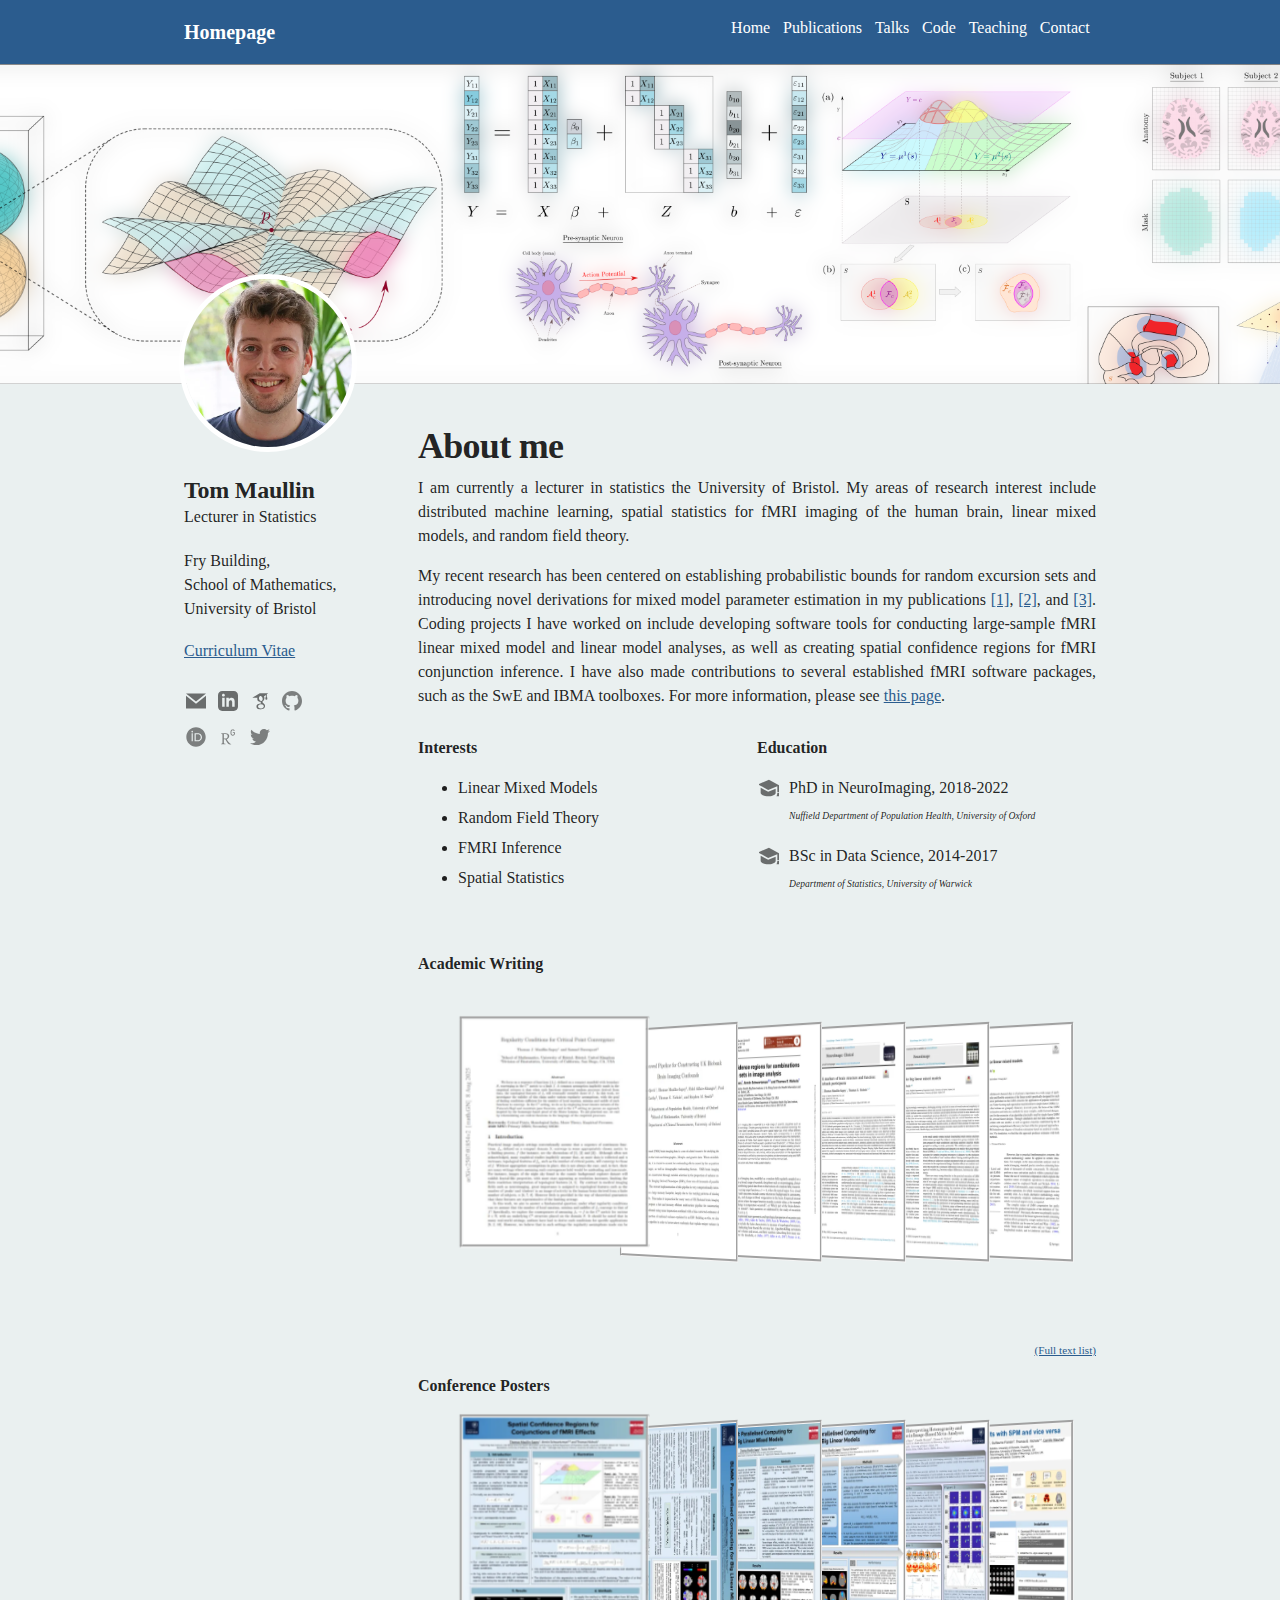
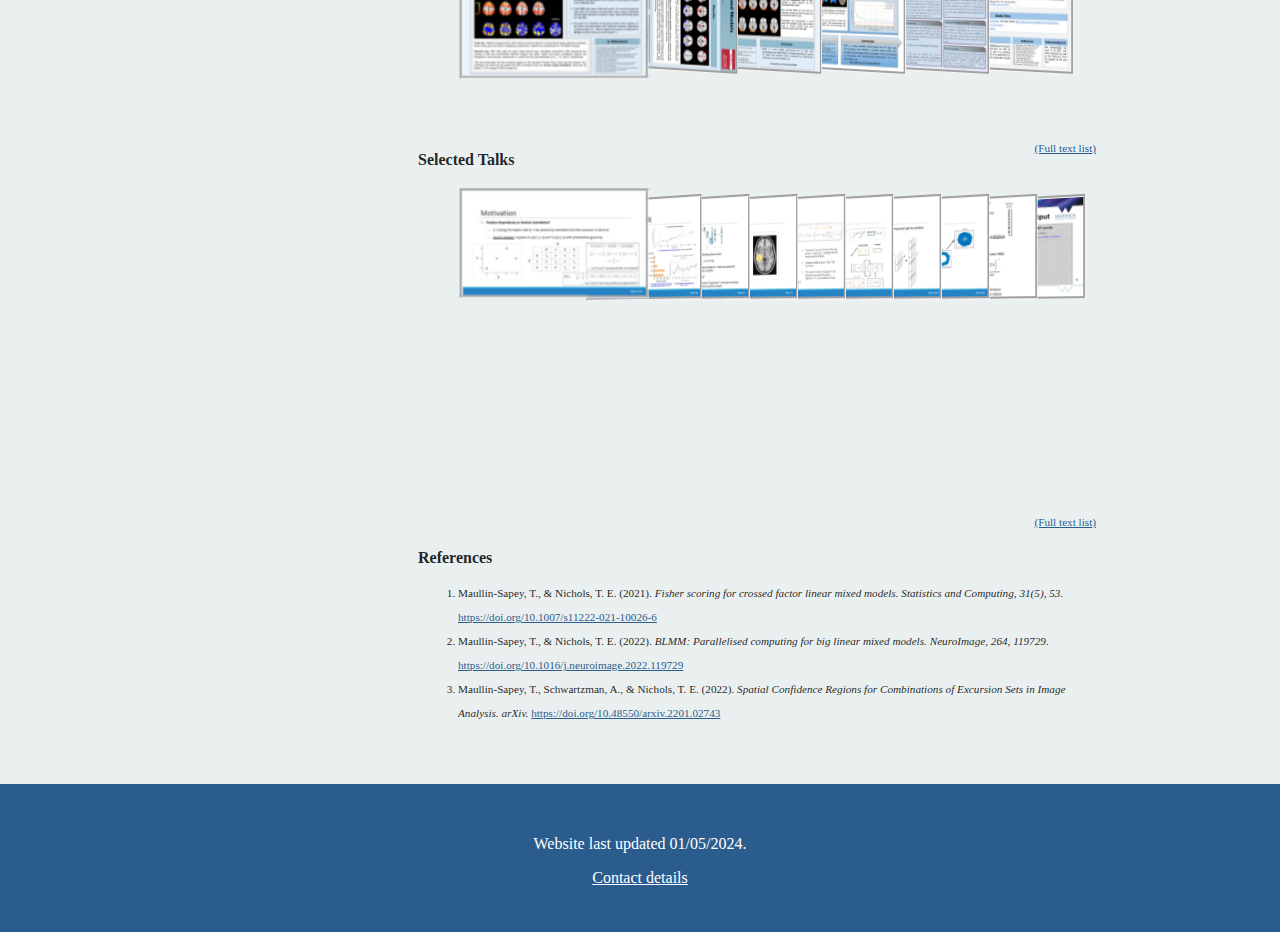
<file: index.html>
<!DOCTYPE html>
<html>
    <head>
        <meta charset="utf-8">
        <meta http-equiv="X-UA-Compatible" content="IE=edge">
        <meta name="viewport" content="width=device-width, initial-scale=1.0">
        <meta name="turbo-cache-control" content="no-cache">
        <title>Tom Maullin</title>
        <meta name="Tom Maullin" content="Tom Maullin.">
        <link rel="canonical" href="index.html">
        <link rel="stylesheet" media="all" href="./css/themes.css" data-turbo-track="reload" />
        <link rel="stylesheet" media="all" href="./css/dropdown.css" data-turbo-track="reload" />
        <link rel="stylesheet" media="all" href="./css/argyle.css" data-turbo-track="reload" />
        <style>

            body {
              font-family: Cormorant, serif;
            }

            a:link,
            a:visited,
            a:hover,
            a:active {
              color: #2b5c8e;
              text-decoration: underline;
            }

            .argyle-header {
              background-color: #2b5c8e;
              color: #fff;
            }

            .argyle-header a {
              text-decoration: none;
                color: #fff;
            }

            .argyle-footer {
              background-color: #2b5c8e;
                color: #fff;
            }

              .argyle-footer a {
                color: #fff;
              }
        </style>
        <script>
            function resizeIframe(obj){
                obj.style.height = obj.contentWindow.document.body.scrollHeight + 'px';
            }
        </script>
    </head>
    <body data-controller="">
        <div class="theme-page theme-page--has-banner">

            
            <header class="argyle-header">
                

                <div class="mobile-header" style="float: right; padding-right: 20px;">
                    <button onclick="myFunction()" class="dropbtn">
                        <svg width="1.5em" height="1.5em" viewBox="0 0 24 24" fill="none" xmlns="http://www.w3.org/2000/svg" stroke="#fff">
                            <g id="SVGRepo_bgCarrier" stroke-width="0" onclick="myFunction()"/>
                            <g id="SVGRepo_tracerCarrier" stroke-linecap="round" stroke-linejoin="round" onclick="myFunction()"/>
                            <g id="SVGRepo_iconCarrier"> 
                                <g clip-path="url(#clip0_429_11066)" onclick="myFunction()"> 
                                    <path d="M3 6.00092H21M3 12.0009H21M3 18.0009H21" stroke="#fff" stroke-width="2.5" stroke-linecap="round" stroke-linejoin="round"/> 
                                </g> 
                                <defs> 
                                    <clipPath id="clip0_429_11066"> 
                                        <rect width="24" height="24" fill="white"  onclick="myFunction()" transform="translate(0 0.000915527)"/> 
                                    </clipPath> 
                                </defs> 
                            </g>
                        </svg>
                    </button>
                    <div id="myDropdown" class="dropdown-content" style="float: right;">
                        <a href="./index.html">Home</a>
                        <a href="./publications.html">Publications</a>
                        <a href="./talks.html">Talks</a>
                        <a href="./code.html">Code</a>
                        <a href="./teaching.html">Teaching</a>
                        <a href="./contact.html">Contact</a>
                    </div>
                </div>

                <div class="web-header">
                    <div class="container">
                        <div class="row">
                            <div class="col-xs-12">
                                <div class="flex-row">
                                    <div class="flex-fixed" data-site-editable-id="site_title">
                                        <h1>
                                            <a href="index.html">Homepage</a>
                                        </h1>
                                    </div>
                                    <div class="flex-fixed" style="width: 16px"></div>
                                    <div class="flex-fill" data-site-editable-id="navpages" data-site-editable-label="Navlinks">
                                        <div class="flex-fixed" data-site-editable-id="site_title" style="
                                            float: right;
                                            padding: 0vw 0.5vw;">
                                            <a href="./contact.html">Contact</a>
                                        </div>
                                        <div class="flex-fixed" data-site-editable-id="site_title" style="
                                            float: right;
                                            padding: 0vw 0.5vw;">
                                            <a href="./teaching.html">Teaching</a>
                                        </div>
                                        <div class="flex-fixed" data-site-editable-id="site_title" style="
                                            float: right;
                                            padding: 0vw 0.5vw;">
                                            <a href="./code.html">Code</a>
                                        </div>
                                        <div class="flex-fixed" data-site-editable-id="site_title" style="
                                            float: right;
                                            padding: 0vw 0.5vw;">
                                            <a href="./talks.html">Talks</a>
                                        </div>
                                        <div class="flex-fixed" data-site-editable-id="site_title" style="
                                            float: right;
                                            padding: 0vw 0.5vw;">
                                            <a href="./publications.html">Publications</a>
                                        </div>
                                        <div class="flex-fixed" data-site-editable-id="site_title" style="
                                            float: right;
                                            padding: 0vw 0.5vw;">
                                            <a href="./index.html">Home</a>
                                        </div>
                                    </div>
                                </div>
                            </div>
                        </div>
                    </div>
                </div>
            </header>

            <div class="argyle-banner" style="position: relative;">
                <picture style="  object-fit: cover;
                  position: absolute; top: 0; right: 0; bottom: 0; left: 0;
                  height: 100%;
                  width: 100%;
                  overflow: hidden;
                ">
                    <source srcset="./img/banner.png" type="image/png">
                    <img src="./img/banner.png" style="  object-fit: cover;
                      position: absolute; top: 0; right: 0; bottom: 0; left: 0;
                      height: 100%;
                      width: 100%;
                      overflow: hidden;
                    " />
                </picture>
                <div style="
                      position: absolute; top: 0; right: 0; bottom: 0; left: 0;
                      height: 100%;
                      width: 100%;
                      overflow: hidden;
                      backdrop-filter: blur(10px);
                    "></div>
                <picture style="  object-fit: cover;
                  position: absolute; top: 0; right: 0; bottom: 0; left: 0;
                  height: 100%;
                  width: 100%;
                  overflow: hidden;
                ">
                    <source srcset="./img/banner.png" media="(max-width: 200px)" />
                    <source srcset="./img/banner.png" media="(max-width: 400px)" />
                    <source srcset="./img/banner.png" media="(max-width: 800px)" />
                    <source srcset="./img/banner.png" media="(min-width: 800.1px)" />
                    <img src="./img/banner.png" style="  object-fit: cover;
                      position: absolute; top: 0; right: 0; bottom: 0; left: 0;
                      height: 100%;
                      width: 100%;
                      overflow: hidden;
                    " />
                </picture>
            </div>
            <main class="argyle-main", style="background-color: rgb(234, 240, 240);">
                <div class="container">
                    <div class="row">
                        <div class="hidden-sm-down col-md-4 col-lg-3">
                            <div class="argyle-sidebar hidden-sm-down">
                                <div class="argyle-site-picture-frame" style="margin-bottom: 32px; border-radius: 50%; width: 80%; border-color: rgb(234, 240, 240)" data-site-editable-id="site_picture">
                                    <div class="theme-site-avatar-picture" style="
                                            position: relative;
                                            display: block;
                                            margin: 0 auto;
                                            padding: 100% 0 0;
                                            border-color: rgb(234, 240, 240);
                                            border-radius: 50%;
                                          ">
                                    <img src="./img/profile.png" , srcset="
                                              ./img/profile.png 1x
                                            " style="object-fit: cover; position: absolute; inset: 0; width: 100%; height: 100%; border-radius: 50%; border-color: rgb(234, 240, 240)" />
                                    </div>
                                </div>
                                <div data-site-editable-id="contact">
                                    <h3 class="blt-h3 theme-contact-name">Tom Maullin</h3>
                                    <hr class="space-12">
                                    <p class="blt-p">Lecturer in Statistics</p>
                                    <hr class="space-md">
                                </div>
                                <div data-site-editable-id="contact">
                                    <p class="blt-p">
                                        Fry Building,
                                    </p>
                                    <hr class="space-12" /> 
                                    <p class="blt-p">
                                        School of Mathematics,
                                    </p>
                                    <hr class="space-12" /> 
                                    <p class="blt-p">
                                        University of Bristol
                                    </p>
                                    <br>
                                    <a href="./cv/Thomas_Maullin_CV.pdf">Curriculum Vitae</a>
                                    <hr class="space-md" />
                                </div>
                                <div style="margin: 0 auto;">
                                    <div class="blt-p theme-contact-social-links" data-site-editable-id="social_links"  style="display: flex; flex-direction: row;">
                                        
                                        <a href="mailto: Thomas.Maullin-Sapey@bristol.ac.uk">
                                            <div class="theme-contact-social-link-icon">
                                                <svg xmlns="http://www.w3.org/2000/svg" width="24" height="24" viewBox="0 0 24 24"><path d="M12 12.713l-11.985-9.713h23.97l-11.985 9.713zm0 2.574l-12-9.725v15.438h24v-15.438l-12 9.725z"/></svg>
                                            </div>
                                        </a>

                                        <a href="https://www.LinkedIn.com/in/TomMaullin/">
                                            <div class="theme-contact-social-link-icon">
                                                <svg xmlns="http://www.w3.org/2000/svg" width="24" height="24" viewBox="0 0 24 24"><path d="M19 0h-14c-2.761 0-5 2.239-5 5v14c0 2.761 2.239 5 5 5h14c2.762 0 5-2.239 5-5v-14c0-2.761-2.238-5-5-5zm-11 19h-3v-11h3v11zm-1.5-12.268c-.966 0-1.75-.79-1.75-1.764s.784-1.764 1.75-1.764 1.75.79 1.75 1.764-.783 1.764-1.75 1.764zm13.5 12.268h-3v-5.604c0-3.368-4-3.113-4 0v5.604h-3v-11h3v1.765c1.396-2.586 7-2.777 7 2.476v6.759z"/></svg>    
                                            </div>
                                        </a>

                                        <a href="https://scholar.google.com/citations?user=MjtpDR0AAAAJ&hl=en&oi=ao">
                                            <div class="theme-contact-social-link-icon">
                                                <svg xmlns="http://www.w3.org/2000/svg" xmlns:xlink="http://www.w3.org/1999/xlink" width="40" zoomAndPan="magnify" viewBox="0 0 30 30.000001" height="40" preserveAspectRatio="xMidYMid meet" version="1.0"><defs><clipPath id="id1"><path d="M 3.386719 3 L 27.339844 3 L 27.339844 28 L 3.386719 28 Z M 3.386719 3 " clip-rule="nonzero"/></clipPath></defs><g clip-path="url(#id1)"><path fill="rgb(0%, 0%, 0%)" d="M 14.660156 3.25 L 3.386719 10.308594 L 11.125 10.308594 C 11.097656 10.417969 11.050781 10.515625 11.027344 10.625 C 10.960938 10.964844 10.910156 11.34375 10.910156 11.734375 C 10.910156 16.773438 16.054688 16.207031 16.054688 16.207031 L 16.054688 17.492188 C 16.054688 18.011719 16.734375 17.832031 16.816406 18.890625 C 16.476562 18.890625 9.691406 18.695312 9.691406 23.277344 C 9.691406 27.882812 15.679688 27.65625 15.679688 27.65625 C 15.679688 27.65625 22.59375 27.964844 22.59375 22.273438 C 22.597656 18.871094 18.636719 17.765625 18.636719 16.398438 C 18.636719 15.015625 21.621094 14.609375 21.621094 11.375 C 21.621094 9.960938 21.523438 8.953125 20.890625 8.238281 C 20.84375 8.1875 20.808594 8.152344 20.761719 8.121094 C 20.75 8.109375 20.738281 8.101562 20.726562 8.09375 L 20.898438 8.09375 L 23.816406 5.902344 L 23.816406 8.898438 C 23.816406 8.953125 23.820312 9.007812 23.832031 9.0625 C 23.609375 9.1875 23.429688 9.363281 23.300781 9.585938 C 23.171875 9.808594 23.109375 10.050781 23.113281 10.308594 L 23.113281 11.722656 C 23.109375 11.910156 23.144531 12.09375 23.214844 12.269531 C 23.285156 12.445312 23.386719 12.597656 23.515625 12.734375 C 23.648438 12.867188 23.804688 12.972656 23.976562 13.042969 C 24.152344 13.117188 24.332031 13.152344 24.519531 13.152344 C 24.710938 13.152344 24.890625 13.117188 25.066406 13.042969 C 25.238281 12.972656 25.390625 12.867188 25.523438 12.734375 C 25.65625 12.597656 25.757812 12.445312 25.828125 12.269531 C 25.898438 12.09375 25.933594 11.910156 25.929688 11.722656 L 25.929688 10.308594 C 25.933594 10.050781 25.871094 9.808594 25.742188 9.585938 C 25.613281 9.363281 25.433594 9.1875 25.207031 9.0625 C 25.21875 9.007812 25.226562 8.953125 25.226562 8.898438 L 25.226562 4.839844 L 27.339844 3.25 Z M 15.632812 7.5625 C 16.039062 7.542969 16.445312 7.640625 16.835938 7.863281 C 17.125 8.007812 17.402344 8.21875 17.644531 8.480469 C 18.148438 8.984375 18.570312 9.714844 18.796875 10.578125 C 19.332031 12.625 18.636719 14.597656 17.191406 14.96875 C 15.765625 15.375 14.171875 14.039062 13.621094 12.007812 C 13.378906 11.015625 13.410156 10.054688 13.6875 9.292969 C 13.691406 9.28125 13.695312 9.273438 13.699219 9.265625 C 13.703125 9.261719 13.710938 9.257812 13.714844 9.253906 C 13.792969 8.953125 13.921875 8.679688 14.082031 8.457031 C 14.371094 8.035156 14.753906 7.746094 15.226562 7.617188 C 15.363281 7.585938 15.496094 7.566406 15.632812 7.5625 Z M 16.183594 19.75 C 18.566406 19.570312 20.597656 20.886719 20.746094 22.675781 C 20.84375 24.449219 19.007812 26.027344 16.605469 26.1875 C 14.222656 26.351562 12.160156 25.050781 12.046875 23.277344 C 11.933594 21.492188 13.78125 19.929688 16.183594 19.75 Z M 16.183594 19.75 " fill-opacity="1" fill-rule="nonzero"/></g></svg>        
                                            </div>
                                        </a>
                                        
                                        <a href="https://github.com/TomMaullin">
                                            <div class="theme-contact-social-link-icon">
                                                <svg xmlns="http://www.w3.org/2000/svg" width="24" height="24" viewBox="0 0 24 24"><path fill="currentColor" d="M12 0c-6.626 0-12 5.373-12 12 0 5.302 3.438 9.8 8.207 11.387.599.111.793-.261.793-.577v-2.234c-3.338.726-4.033-1.416-4.033-1.416-.546-1.387-1.333-1.756-1.333-1.756-1.089-.745.083-.729.083-.729 1.205.084 1.839 1.237 1.839 1.237 1.07 1.834 2.807 1.304 3.492.997.107-.775.418-1.305.762-1.604-2.665-.305-5.467-1.334-5.467-5.931 0-1.311.469-2.381 1.236-3.221-.124-.303-.535-1.524.117-3.176 0 0 1.008-.322 3.301 1.23.957-.266 1.983-.399 3.003-.404 1.02.005 2.047.138 3.006.404 2.291-1.552 3.297-1.23 3.297-1.23.653 1.653.242 2.874.118 3.176.77.84 1.235 1.911 1.235 3.221 0 4.609-2.807 5.624-5.479 5.921.43.372.823 1.102.823 2.222v3.293c0 .319.192.694.801.576 4.765-1.589 8.199-6.086 8.199-11.386 0-6.627-5.373-12-12-12z" /></svg>
                                            </div>
                                        </a>
                                    
                                    </div>
                                    <br>
                                    <div class="blt-p theme-contact-social-links" data-site-editable-id="social_links"  style="display: flex; flex-direction: row;">
                                    
                                        <a href="https://orcid.org/0000-0002-1890-330X">
                                            <div class="theme-contact-social-link-icon">
                                                <svg xmlns="http://www.w3.org/2000/svg" aria-hidden="true" role="img" width="1em" height="1em" preserveAspectRatio="xMidYMid meet" viewBox="0 0 512 512"><path fill="currentColor" d="M336.62 194.538c-7.13-3.328-13.866-5.56-20.253-6.614c-6.365-1.095-16.574-1.612-30.71-1.612h-36.704v152.747h37.634c14.673 0 26.081-1.013 34.224-3.017c8.142-2.004 14.921-4.526 20.356-7.626a69.448 69.448 0 0 0 14.942-11.388c14.488-14.714 21.742-33.273 21.742-55.717c0-22.052-7.44-40.052-22.341-53.982c-5.498-5.166-11.822-9.444-18.89-12.793zM256 8C119.022 8 8 119.042 8 256s111.022 248 248 248s248-111.042 248-248S392.978 8 256 8Zm-82.336 357.513h-29.389V160.148h29.389zM158.95 138.696c-11.14 0-20.213-9.01-20.213-20.212c0-11.118 9.052-20.191 20.213-20.191c11.18 0 20.232 9.052 20.232 20.191a20.194 20.194 0 0 1-20.232 20.212zm241.386 163.597c-5.29 12.545-12.834 23.581-22.65 33.088c-9.982 9.837-21.597 17.194-34.844 22.196c-7.75 3.017-14.839 5.063-21.307 6.117c-6.49 1.013-18.828 1.509-37.076 1.509h-64.956V160.148h69.233c27.962 0 50.034 4.154 66.32 12.545c16.265 8.37 29.181 20.728 38.792 36.972c9.61 16.265 14.425 34.018 14.425 53.196c.023 13.765-2.666 26.908-7.936 39.432z" /></svg>
                                            </div>
                                        </a>

                                        <a href="https://www.researchgate.net/profile/Thomas_Maullin-Sapey">
                                            <div class="theme-contact-social-link-icon">
                                                <svg xmlns="http://www.w3.org/2000/svg" aria-hidden="true" role="img" width="0.75em" height="1em" preserveAspectRatio="xMidYMid meet" viewBox="0 0 384 512"><path fill="currentColor" d="M228.66 408.101c-20.194-21.973-47.218-57.268-69.698-97.166c37.134-8.685 64.633-43.55 64.633-78.384c0-51.345-39.88-75.176-92.163-75.176c-27.023 0-48.583 1.365-68.716 1.365c-18.369 0-36.722 0-48.154-.445V171.6l17.401 3.192c11.97 2.302 18.783 7.765 18.783 36.214v180.6c0 28.435-6.813 33.928-18.783 36.2l-17.4 3.252v13.259c12.367-.445 33.912-1.351 55.473-1.351c20.624 0 47.217.906 58.68 1.35v-13.258l-23.847-3.253c-12.366-1.796-18.813-7.764-18.813-36.2v-76.542c11.002.921 20.624.921 35.325.921c27.96 49.95 54.551 87.56 69.652 104.962c13.78 16.526 34.85 27.054 61.442 27.054c7.781 0 16.023-1.367 21.054-3.683v-11.894c-16.496 0-32.992-11.477-44.87-24.321zM119.064 295.344c-15.591 0-22.434-.414-33.008-1.41V178.918c10.574-.92 24.752-.92 37.136-.92c38.531 0 61.427 20.195 61.427 56.839c0 36.215-24.736 60.506-65.555 60.506zm139.934-115.703c-.46-2.409-.875-5.217-1.243-8.456c-.383-3.268-.63-7.104-.782-11.63c-.154-4.496-.215-9.99-.215-16.282c0-6.323.061-11.74.215-16.25c.152-4.528.399-8.41.782-11.648c.368-3.223.782-6.046 1.243-8.455a50.885 50.885 0 0 1 1.78-6.982c3.943-11.923 10.405-20.885 19.443-26.901C289.244 67.02 300.308 64 313.443 64c6.752 0 12.875.782 18.307 2.377c5.371 1.581 10.189 3.76 14.44 6.553c4.189 2.762 7.81 6.015 10.802 9.698a52.87 52.87 0 0 1 7.474 11.878c.75 1.35.537 2.425-.66 3.176l-16.68 6.858c-1.413.753-2.41.37-3.193-1.12c-3.743-6.936-6.936-11.493-12.183-14.807c-5.31-3.3-10.22-4.865-18.308-4.865c-8.793 0-12.721 1.749-18.23 5.693c-5.463 3.867-9.468 8.732-11.832 16.143c-.474 1.335-.905 2.993-1.41 4.942c-.415 1.98-.753 4.404-.967 7.242c-.215 2.84-.415 6.353-.598 10.497c-.123 4.144-.184 9.177-.184 15.008c0 5.86.061 10.894.184 15.038c.184 4.128.383 7.641.598 10.48c.214 2.87.552 5.279.966 7.274c.507 1.919.937 3.575 1.411 4.927c2.364 7.38 5.74 11.415 10.712 14.654c4.911 3.284 10.557 5.648 19.35 5.648c7.811 0 14.962-2.225 19.626-5.618c4.62-3.39 8.456-7.87 10.175-13.994c.753-2.579 1.72-5.786 2.38-9.714c.598-3.929.598-8.087.598-13.825c0-.907-.508-1.367-1.352-1.367h-26.716c-1.504 0-2.24-.736-2.24-2.24v-15.314c0-1.52.736-2.257 2.24-2.257h49.028c1.535 0 2.257.737 2.257 2.257v13.09c0 6.935 0 13.365-.722 19.32c-.691 5.953-1.626 11.109-2.808 14.868c-3.744 11.77-9.682 20.15-18.782 26.394c-9.131 6.291-20.9 9.682-33.684 9.682c-13.135 0-24.199-3.022-33.221-9.022c-9.039-6.077-15.5-14.993-19.443-26.916a51.103 51.103 0 0 1-1.78-6.997z" /></svg>
                                            </div>
                                        </a>
                                        
                                        <a href="https://twitter.com/tommaullin">
                                            <div class="theme-contact-social-link-icon">
                                                    <svg xmlns="http://www.w3.org/2000/svg" pointer-events: none; aria-hidden="true" role="img" width="1em" height="1em" preserveAspectRatio="xMidYMid meet" viewBox="0 0 512 512"><path fill="currentColor" d="M459.37 151.716c.325 4.548.325 9.097.325 13.645c0 138.72-105.583 298.558-298.558 298.558c-59.452 0-114.68-17.219-161.137-47.106c8.447.974 16.568 1.299 25.34 1.299c49.055 0 94.213-16.568 130.274-44.832c-46.132-.975-84.792-31.188-98.112-72.772c6.498.974 12.995 1.624 19.818 1.624c9.421 0 18.843-1.3 27.614-3.573c-48.081-9.747-84.143-51.98-84.143-102.985v-1.299c13.969 7.797 30.214 12.67 47.431 13.319c-28.264-18.843-46.781-51.005-46.781-87.391c0-19.492 5.197-37.36 14.294-52.954c51.655 63.675 129.3 105.258 216.365 109.807c-1.624-7.797-2.599-15.918-2.599-24.04c0-57.828 46.782-104.934 104.934-104.934c30.213 0 57.502 12.67 76.67 33.137c23.715-4.548 46.456-13.32 66.599-25.34c-7.798 24.366-24.366 44.833-46.132 57.827c21.117-2.273 41.584-8.122 60.426-16.243c-14.292 20.791-32.161 39.308-52.628 54.253z" /></svg>
                                            </div>
                                        </a>

                                    </div>
                                    <hr class="space-md">
                                </div>
                            </div>
                        </div>
                        <div class="col-xs-12 col-md-8 col-lg-9">
                            <div class="argyle-contact-mobile">
                                <div class="argyle-site-picture-frame" style="border-radius: 50%; border-color: rgb(234, 240, 240)" data-site-editable-id="site_picture">
                                    <div class="theme-site-avatar-picture" style="
                                            position: relative;
                                            display: block;
                                            margin: 0 auto;
                                            padding: 100% 0 0;
                                            border-color: rgb(234, 240, 240);
                                            border-radius: 50%;
                                          ">
                                        <img src="./img/profile.png" , srcset="
                                                  ./img/profile.png 1x
                                                " style="object-fit: cover; position: absolute; inset: 0; width: 100%; height: 100%; border-radius: 50%;  border-color: rgb(234, 240, 240)" />
                                    </div>
                                </div>
                                <p class="blt-h2 blt-weight-bold" data-site-editable-id="contact">
                                    Tom Maullin
                                </p>
                                <hr class="space-md">
                                <p class="blt-h4">
                                    Lecturer <br> in Statistics
                                </p>
                                <hr class="space-md">
                                <div class="contact-modal" data-controller="modal">
                                    <div class="theme-btn" onclick="window.location.href='./contact.html'">
                                        Contact
                                    </div>
                                    <div class="contact-modal__content">
                                        <div class="" style="margin-bottom: 12px;" data-site-editable-id="site_picture">
                                            <div class="theme-site-avatar-picture" style="
                                                    position: relative;
                                                    display: block;
                                                    margin: 0 auto;
                                                    padding: 100% 0 0;
                                                    border-color: rgb(234, 240, 240);
                                                    border-radius: 50%;
                                                  ">
                                                <img src="./img/profile.png" , srcset="
                                                          ./img/profile.png 1x
                                                        " style="object-fit: cover; position: absolute; inset: 0; width: 100%; height: 100%; border-radius: 50%;  border-color: rgb(234, 240, 240)" />
                                            </div>
                                        </div>
                                        <div data-site-editable-id="contact">
                                            <h3 class="blt-h3 theme-contact-name">
                                                Contact name
                                            </h3>
                                            <hr class="space-12">
                                            <p class="blt-p">
                                                Contact description
                                            </p>
                                            <hr class="space-md">
                                        </div>
                                        <div data-site-editable-id="contact">
                                            <p class="blt-p">
                                                Academic Department
                                            </p>
                                            <hr class="space-12" /> 
                                            <p class="blt-p">
                                                Academic Institution
                                            </p>
                                            <hr class="space-md" />
                                        </div>
                                        <div class="blt-p theme-contact-social-links" data-site-editable-id="social_links">
                                            <div class="theme-contact-social-link">
                                                <div class="theme-contact-social-link-icon">
                                                    <svg xmlns="http://www.w3.org/2000/svg" aria-hidden="true" role="img" width="1em" height="1em" preserveAspectRatio="xMidYMid meet" viewBox="0 0 512 512"><path fill="currentColor" d="M459.37 151.716c.325 4.548.325 9.097.325 13.645c0 138.72-105.583 298.558-298.558 298.558c-59.452 0-114.68-17.219-161.137-47.106c8.447.974 16.568 1.299 25.34 1.299c49.055 0 94.213-16.568 130.274-44.832c-46.132-.975-84.792-31.188-98.112-72.772c6.498.974 12.995 1.624 19.818 1.624c9.421 0 18.843-1.3 27.614-3.573c-48.081-9.747-84.143-51.98-84.143-102.985v-1.299c13.969 7.797 30.214 12.67 47.431 13.319c-28.264-18.843-46.781-51.005-46.781-87.391c0-19.492 5.197-37.36 14.294-52.954c51.655 63.675 129.3 105.258 216.365 109.807c-1.624-7.797-2.599-15.918-2.599-24.04c0-57.828 46.782-104.934 104.934-104.934c30.213 0 57.502 12.67 76.67 33.137c23.715-4.548 46.456-13.32 66.599-25.34c-7.798 24.366-24.366 44.833-46.132 57.827c21.117-2.273 41.584-8.122 60.426-16.243c-14.292 20.791-32.161 39.308-52.628 54.253z" /></svg>
                                                </div>
                                                <div class="theme-contact-social-link-text">
                                                    <a target="_blank" rel="noopener noreferrer" href="https://twitter.com/TomMaullin">Twitter</a>
                                                </div>
                                            </div>
                                            <div class="theme-contact-social-link">
                                                <div class="theme-contact-social-link-icon">
                                                    <svg xmlns="http://www.w3.org/2000/svg" aria-hidden="true" role="img" width="1em" height="1em" preserveAspectRatio="xMidYMid meet" viewBox="0 0 512 512"><path fill="currentColor" d="M336.62 194.538c-7.13-3.328-13.866-5.56-20.253-6.614c-6.365-1.095-16.574-1.612-30.71-1.612h-36.704v152.747h37.634c14.673 0 26.081-1.013 34.224-3.017c8.142-2.004 14.921-4.526 20.356-7.626a69.448 69.448 0 0 0 14.942-11.388c14.488-14.714 21.742-33.273 21.742-55.717c0-22.052-7.44-40.052-22.341-53.982c-5.498-5.166-11.822-9.444-18.89-12.793zM256 8C119.022 8 8 119.042 8 256s111.022 248 248 248s248-111.042 248-248S392.978 8 256 8Zm-82.336 357.513h-29.389V160.148h29.389zM158.95 138.696c-11.14 0-20.213-9.01-20.213-20.212c0-11.118 9.052-20.191 20.213-20.191c11.18 0 20.232 9.052 20.232 20.191a20.194 20.194 0 0 1-20.232 20.212zm241.386 163.597c-5.29 12.545-12.834 23.581-22.65 33.088c-9.982 9.837-21.597 17.194-34.844 22.196c-7.75 3.017-14.839 5.063-21.307 6.117c-6.49 1.013-18.828 1.509-37.076 1.509h-64.956V160.148h69.233c27.962 0 50.034 4.154 66.32 12.545c16.265 8.37 29.181 20.728 38.792 36.972c9.61 16.265 14.425 34.018 14.425 53.196c.023 13.765-2.666 26.908-7.936 39.432z" /></svg>
                                                </div>
                                                <div class="theme-contact-social-link-text">
                                                    <a target="_blank" rel="noopener noreferrer" href="https://orcid.org/">ORCID</a>
                                                </div>
                                            </div>
                                            <div class="theme-contact-social-link">
                                                <div class="theme-contact-social-link-icon">
                                                    <svg xmlns="http://www.w3.org/2000/svg" aria-hidden="true" role="img" width="0.75em" height="1em" preserveAspectRatio="xMidYMid meet" viewBox="0 0 384 512"><path fill="currentColor" d="M228.66 408.101c-20.194-21.973-47.218-57.268-69.698-97.166c37.134-8.685 64.633-43.55 64.633-78.384c0-51.345-39.88-75.176-92.163-75.176c-27.023 0-48.583 1.365-68.716 1.365c-18.369 0-36.722 0-48.154-.445V171.6l17.401 3.192c11.97 2.302 18.783 7.765 18.783 36.214v180.6c0 28.435-6.813 33.928-18.783 36.2l-17.4 3.252v13.259c12.367-.445 33.912-1.351 55.473-1.351c20.624 0 47.217.906 58.68 1.35v-13.258l-23.847-3.253c-12.366-1.796-18.813-7.764-18.813-36.2v-76.542c11.002.921 20.624.921 35.325.921c27.96 49.95 54.551 87.56 69.652 104.962c13.78 16.526 34.85 27.054 61.442 27.054c7.781 0 16.023-1.367 21.054-3.683v-11.894c-16.496 0-32.992-11.477-44.87-24.321zM119.064 295.344c-15.591 0-22.434-.414-33.008-1.41V178.918c10.574-.92 24.752-.92 37.136-.92c38.531 0 61.427 20.195 61.427 56.839c0 36.215-24.736 60.506-65.555 60.506zm139.934-115.703c-.46-2.409-.875-5.217-1.243-8.456c-.383-3.268-.63-7.104-.782-11.63c-.154-4.496-.215-9.99-.215-16.282c0-6.323.061-11.74.215-16.25c.152-4.528.399-8.41.782-11.648c.368-3.223.782-6.046 1.243-8.455a50.885 50.885 0 0 1 1.78-6.982c3.943-11.923 10.405-20.885 19.443-26.901C289.244 67.02 300.308 64 313.443 64c6.752 0 12.875.782 18.307 2.377c5.371 1.581 10.189 3.76 14.44 6.553c4.189 2.762 7.81 6.015 10.802 9.698a52.87 52.87 0 0 1 7.474 11.878c.75 1.35.537 2.425-.66 3.176l-16.68 6.858c-1.413.753-2.41.37-3.193-1.12c-3.743-6.936-6.936-11.493-12.183-14.807c-5.31-3.3-10.22-4.865-18.308-4.865c-8.793 0-12.721 1.749-18.23 5.693c-5.463 3.867-9.468 8.732-11.832 16.143c-.474 1.335-.905 2.993-1.41 4.942c-.415 1.98-.753 4.404-.967 7.242c-.215 2.84-.415 6.353-.598 10.497c-.123 4.144-.184 9.177-.184 15.008c0 5.86.061 10.894.184 15.038c.184 4.128.383 7.641.598 10.48c.214 2.87.552 5.279.966 7.274c.507 1.919.937 3.575 1.411 4.927c2.364 7.38 5.74 11.415 10.712 14.654c4.911 3.284 10.557 5.648 19.35 5.648c7.811 0 14.962-2.225 19.626-5.618c4.62-3.39 8.456-7.87 10.175-13.994c.753-2.579 1.72-5.786 2.38-9.714c.598-3.929.598-8.087.598-13.825c0-.907-.508-1.367-1.352-1.367h-26.716c-1.504 0-2.24-.736-2.24-2.24v-15.314c0-1.52.736-2.257 2.24-2.257h49.028c1.535 0 2.257.737 2.257 2.257v13.09c0 6.935 0 13.365-.722 19.32c-.691 5.953-1.626 11.109-2.808 14.868c-3.744 11.77-9.682 20.15-18.782 26.394c-9.131 6.291-20.9 9.682-33.684 9.682c-13.135 0-24.199-3.022-33.221-9.022c-9.039-6.077-15.5-14.993-19.443-26.916a51.103 51.103 0 0 1-1.78-6.997z" /></svg>
                                                </div>
                                                <div class="theme-contact-social-link-text">
                                                    <a target="_blank" rel="noopener noreferrer" href="https://www.researchgate.net/">ResearchGate</a>
                                                </div>
                                            </div>
                                        </div>
                                        <hr class="space-md">
                                    </div>
                                    <div class="contact-modal__overlay" data-action="click->modal#hide">
                                    </div>
                                </div>
                            </div>
                            <hr class="space-lg hidden-md-up">
                            <div data-site-editable-id="about">
                                <h2 class="blt-h2">About me</h2>
                                <p style="text-align:justify"> I am currently a lecturer in statistics the University of Bristol. My areas of research interest include distributed machine learning, spatial statistics for fMRI imaging of the human brain, linear mixed models, and random field theory. </p>
                                <p style="text-align:justify"> My recent research has been centered on establishing probabilistic bounds for random excursion sets and introducing novel derivations for mixed model parameter estimation in my publications <a href="#ref1">[1]</a>, <a href="#ref2">[2]</a>, and <a href="#ref3">[3]</a>. Coding projects I have worked on include developing software tools for conducting large-sample fMRI linear mixed model and linear model analyses, as well as creating spatial confidence regions for fMRI conjunction inference. I have also made contributions to several established fMRI software packages, such as the SwE and IBMA toolboxes. For more information, please see <a href="./code.html">this page</a>.</p>
                                <hr class="space-12">
                                <div class="web-header">
                                    <div style="width:50%; float:left;">
                                        <b>Interests</b>
                                        <br>
                                        <ul>
                                            <li style="margin-bottom: 6px">
                                                Linear Mixed Models
                                            </li>
                                            <li style="margin-bottom: 6px">
                                                Random Field Theory
                                            </li>
                                            <li style="margin-bottom: 6px">
                                                FMRI Inference
                                            </li>
                                            <li style="margin-bottom: 6px">
                                                Spatial Statistics
                                            </li>
                                        </ul>
                                    </div>
                                    <div style="width:50%; float:left;">
                                        <b>Education</b>
                                        <p>
                                            <div class="theme-contact-social-link">
                                                <div class="theme-contact-social-link-icon">
                                                    <svg xmlns="http://www.w3.org/2000/svg" width="24" height="24" viewBox="0 0 24 24"><path d="M20 12.875v5.068c0 2.754-5.789 4.057-9 4.057-3.052 0-9-1.392-9-4.057v-6.294l9 4.863 9-3.637zm-8.083-10.875l-12.917 5.75 12 6.5 11-4.417v7.167h2v-8.25l-12.083-6.75zm13.083 20h-4c.578-1 1-2.5 1-4h2c0 1.516.391 2.859 1 4z"/></svg>                                            
                                                </div>
                                                <div class="theme-contact-social-link-text">
                                                    PhD in NeuroImaging, 2018-2022
                                                    <p style="font-size:0.6em; display:inline;">
                                                        <br>
                                                        <em> 
                                                            Nuffield Department of Population Health, University of Oxford
                                                        </em>
                                                    </p>
                                                </div>
                                            </div>
                                        </p>
                                        <p>
                                            <div class="theme-contact-social-link">
                                                <div class="theme-contact-social-link-icon">
                                                    <svg xmlns="http://www.w3.org/2000/svg" width="24" height="24" viewBox="0 0 24 24"><path d="M20 12.875v5.068c0 2.754-5.789 4.057-9 4.057-3.052 0-9-1.392-9-4.057v-6.294l9 4.863 9-3.637zm-8.083-10.875l-12.917 5.75 12 6.5 11-4.417v7.167h2v-8.25l-12.083-6.75zm13.083 20h-4c.578-1 1-2.5 1-4h2c0 1.516.391 2.859 1 4z"/></svg>                                            
                                                </div>
                                                <div class="theme-contact-social-link-text">
                                                    BSc in Data Science, 2014-2017
                                                    <p style="font-size:0.6em; display:inline;">
                                                        <br>
                                                        <em> 
                                                            Department of Statistics, University of Warwick
                                                        </em>
                                                    </p>
                                                </div>
                                            </div>
                                        </p>
                                    </div>
                                </div>
                                <br>
                                <br>
                                <br>
                                <br>
                                <br>
                                <br>
                                <br>
                                <br>
                                <br>

                                <div class="theme-blocks">
                                    <div class="theme-block">
                                        <div class="trix-content theme-trix-content"> 
                                            <b>Academic Writing</b>
                                            <div class="mobile-header" style="right:200px; width: 1100px; max-width: 100%; height:350px; overflow: scroll;">
                                                <p>
                                                    <iframe loading="lazy" style="width: 750px; height:300px; position: relative;" src="./coverflow/papers.html?view=mob" frameborder="0" scrolling="no" onload="resizeIframe(this)" ></iframe>
                                                </p>
                                                <div style="font-size: 0.7em; color: #8A8A8A; position: absolute; right: 0;">
                                                    <a href="./publications.html">(Full text list)</a><br>
                                                </div>
                                            </div>
                                            <div class="web-header" style="right:200px; width: 1100px; max-width: 100%; height:350px; overflow: hidden;">
                                                <p>
                                                    <iframe loading="lazy" style="width: 750px; height:300px; position: relative;" src="./coverflow/papers.html?view=web" frameborder="0" scrolling="no" onload="resizeIframe(this)" ></iframe>
                                                </p>
                                                <div style="font-size: 0.7em; color: #8A8A8A; position: absolute; right: 0;">
                                                    <a href="./publications.html">(Full text list)</a><br>
                                                </div>
                                            </div>
                                        </div>
                                    </div>
                                </div>
                                <div class="theme-blocks">
                                    <div class="theme-block">
                                        <div class="trix-content theme-trix-content"> 
                                            <div class="mobile-header" style="right:200px; width: 1100px; max-width: 100%; height:350px; overflow: scroll;">
                                                <b>Conference Posters</b>
                                                <p>
                                                    <iframe loading="lazy" style="width: 750px; height:300px; position: relative" src="./coverflow/posters.html?view=mob" frameborder="0" scrolling="no" onload="resizeIframe(this)" ></iframe>
                                                </p>
                                                <div style="font-size: 0.7em; color: #8A8A8A; position: absolute; right: 0;">
                                                    <a href="./publications.html">(Full text list)</a><br>
                                                </div>
                                            </div>
                                            <div class="web-header" style="right:200px; width: 1100px; max-width: 100%; height:350px; overflow: hidden;">
                                                <b>Conference Posters</b>
                                                <p>
                                                    <iframe loading="lazy" style="width: 750px; height:300px; position: relative" src="./coverflow/posters.html?view=web" frameborder="0" scrolling="no" onload="resizeIframe(this)" ></iframe>
                                                </p>
                                                <div style="font-size: 0.7em; color: #8A8A8A; position: absolute; right: 0;">
                                                    <a href="./publications.html">(Full text list)</a><br>
                                                </div>
                                            </div>
                                        </div>
                                    </div>
                                </div>
                                <div class="theme-blocks">
                                    <div class="theme-block">
                                        <div class="trix-content theme-trix-content"> 
                                            <div class="mobile-header" style="right:200px; width: 1100px; max-width: 100%; height:350px; overflow: scroll;">
                                                <b>Selected Talks</b>
                                                <p>
                                                    <iframe loading="lazy" style="width: 750px; height:300px; position: relative" src="./coverflow/talks.html?view=mob" frameborder="0" scrolling="no" onload="resizeIframe(this)" ></iframe>
                                                </p>
                                                <div style="font-size: 0.7em; color: #8A8A8A; position: absolute; right: 0;">
                                                    <a href="./talks.html">(Full text list)</a><br>
                                                </div>
                                            </div>
                                            <div class="web-header" style="right:200px; width: 1100px; max-width: 100%; height:350px; overflow: hidden;">
                                                <b>Selected Talks</b>
                                                <p>
                                                    <iframe loading="lazy" style="width: 750px; height:300px; position: relative" src="./coverflow/talks.html?view=web" frameborder="0" scrolling="no" onload="resizeIframe(this)" ></iframe>
                                                </p>
                                                <div style="font-size: 0.7em; color: #8A8A8A; position: absolute; right: 0;">
                                                    <a href="./talks.html">(Full text list)</a><br>
                                                </div>
                                            </div>
                                        </div>
                                    </div>
                                </div>
                                <hr class="space-lg">
                                <div>
                                    <b> References </b>
                                    <div style="font-size:0.7em">
                                        <ol>
                                            <li id="ref1">
                                                Maullin-Sapey, T., & Nichols, T. E. (2021).<em> Fisher scoring for crossed factor linear mixed models. Statistics and Computing, 31(5), 53.</em> <a href="https://doi.org/10.1007/s11222-021-10026-6">https://doi.org/10.1007/s11222-021-10026-6</a>
                                            </li>
                                            <li id="ref2">
                                                Maullin-Sapey, T., & Nichols, T. E. (2022).<em> BLMM: Parallelised computing for big linear mixed models. NeuroImage, 264, 119729.</em> <a href="https://doi.org/10.1016/j.neuroimage.2022.119729">https://doi.org/10.1016/j.neuroimage.2022.119729</a>
                                            </li>
                                            <li id="ref3">
                                                Maullin-Sapey, T., Schwartzman, A., & Nichols, T. E. (2022).<em> Spatial Confidence Regions for Combinations of Excursion Sets in Image Analysis. arXiv.</em> <a href="https://doi.org/10.48550/arxiv.2201.02743">https://doi.org/10.48550/arxiv.2201.02743</a>
                                            </li>
                                        </ol>
                                    </div>
                                </div>
                            </div>
                        </div>
                    </div>
                </div>
                <hr class="space-lg">
            </main>
            <footer class="argyle-footer">
                <div class="container">
                    <hr class="space-lg">
                    <div class="blt-align-center">
                        <span style="display: inline-block">
                            <div class="blt-p">
                                Website last updated 01/05/2024.
                            </div>
                        </span>
                        <hr class="space-xs">
                        <div class="blt-p">
                            <a href="./contact.html">Contact details</a>
                        </div>
                    </div>
                    <hr class="space-lg">
                </div>
            </footer>
        </div>
    </body>
    <script id="cf" type="text/javascript" src="./js/dropdown.js"></script>

</html>
</file>
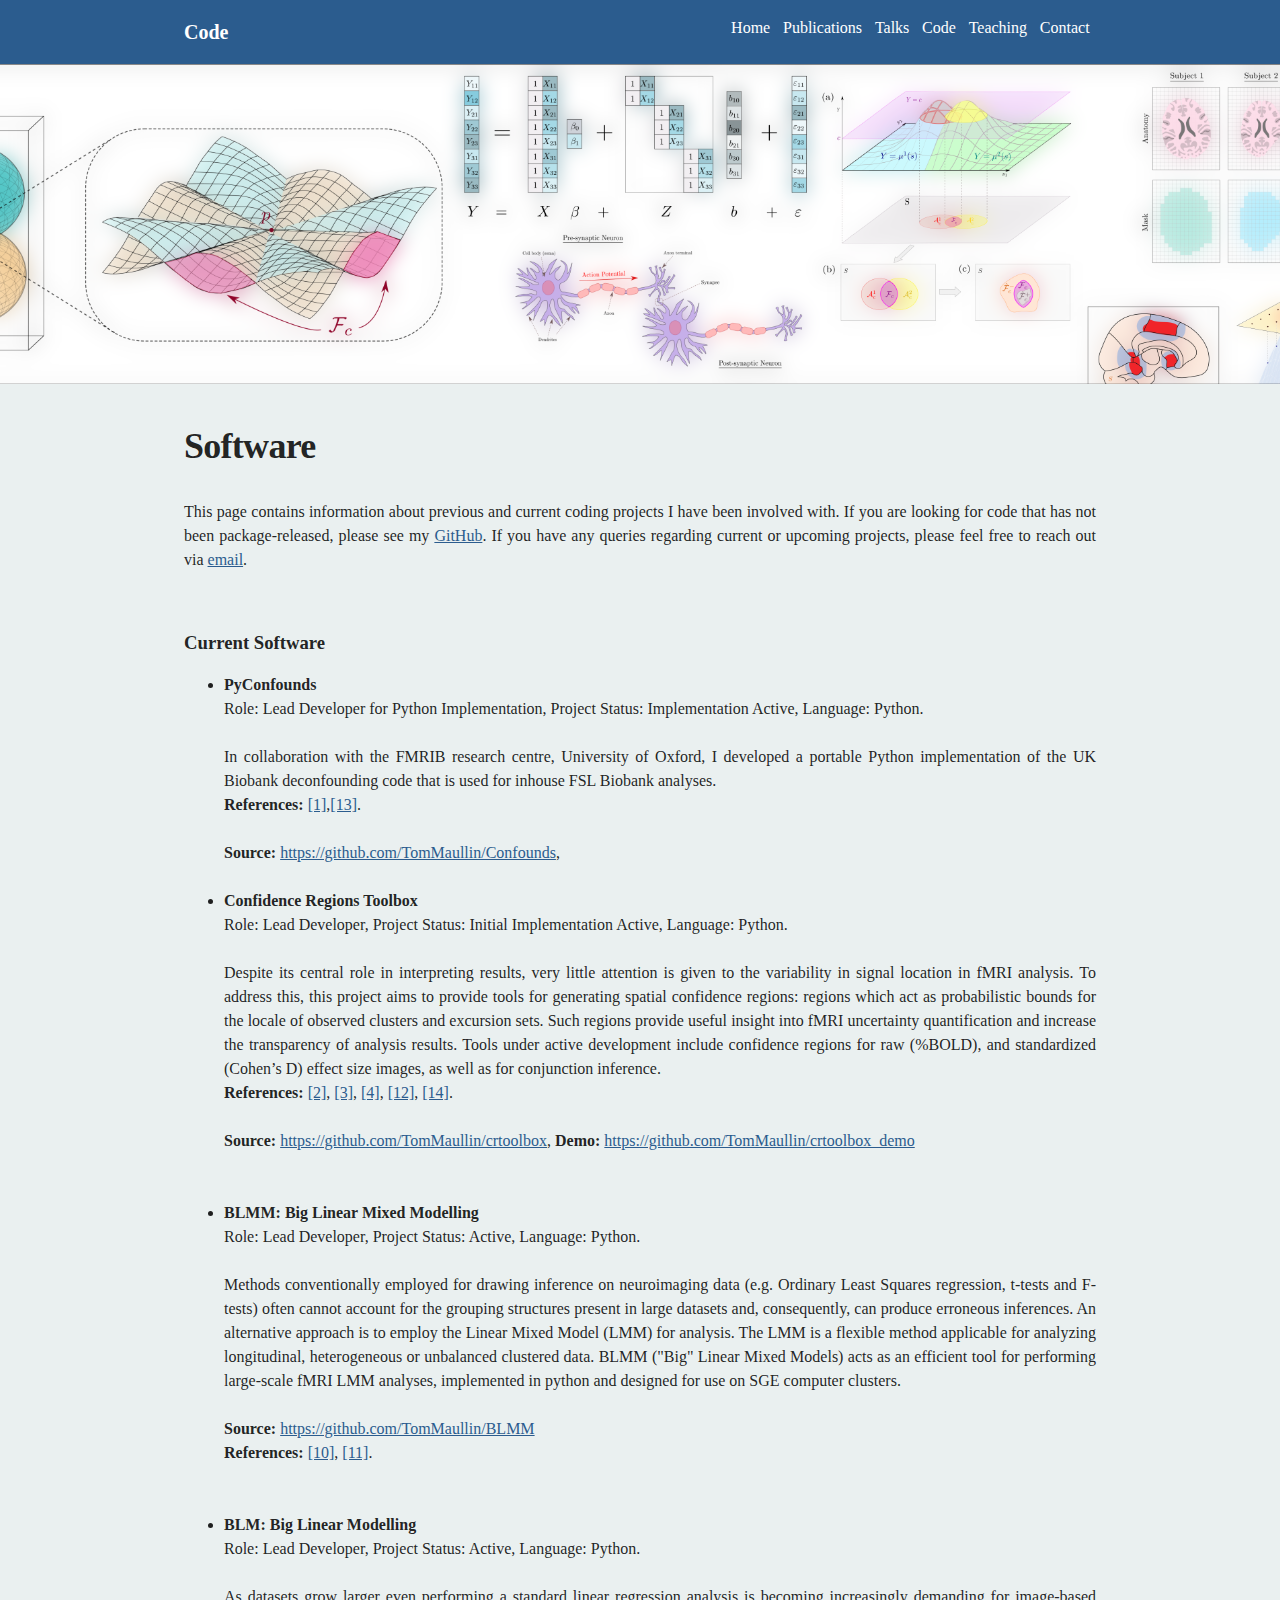
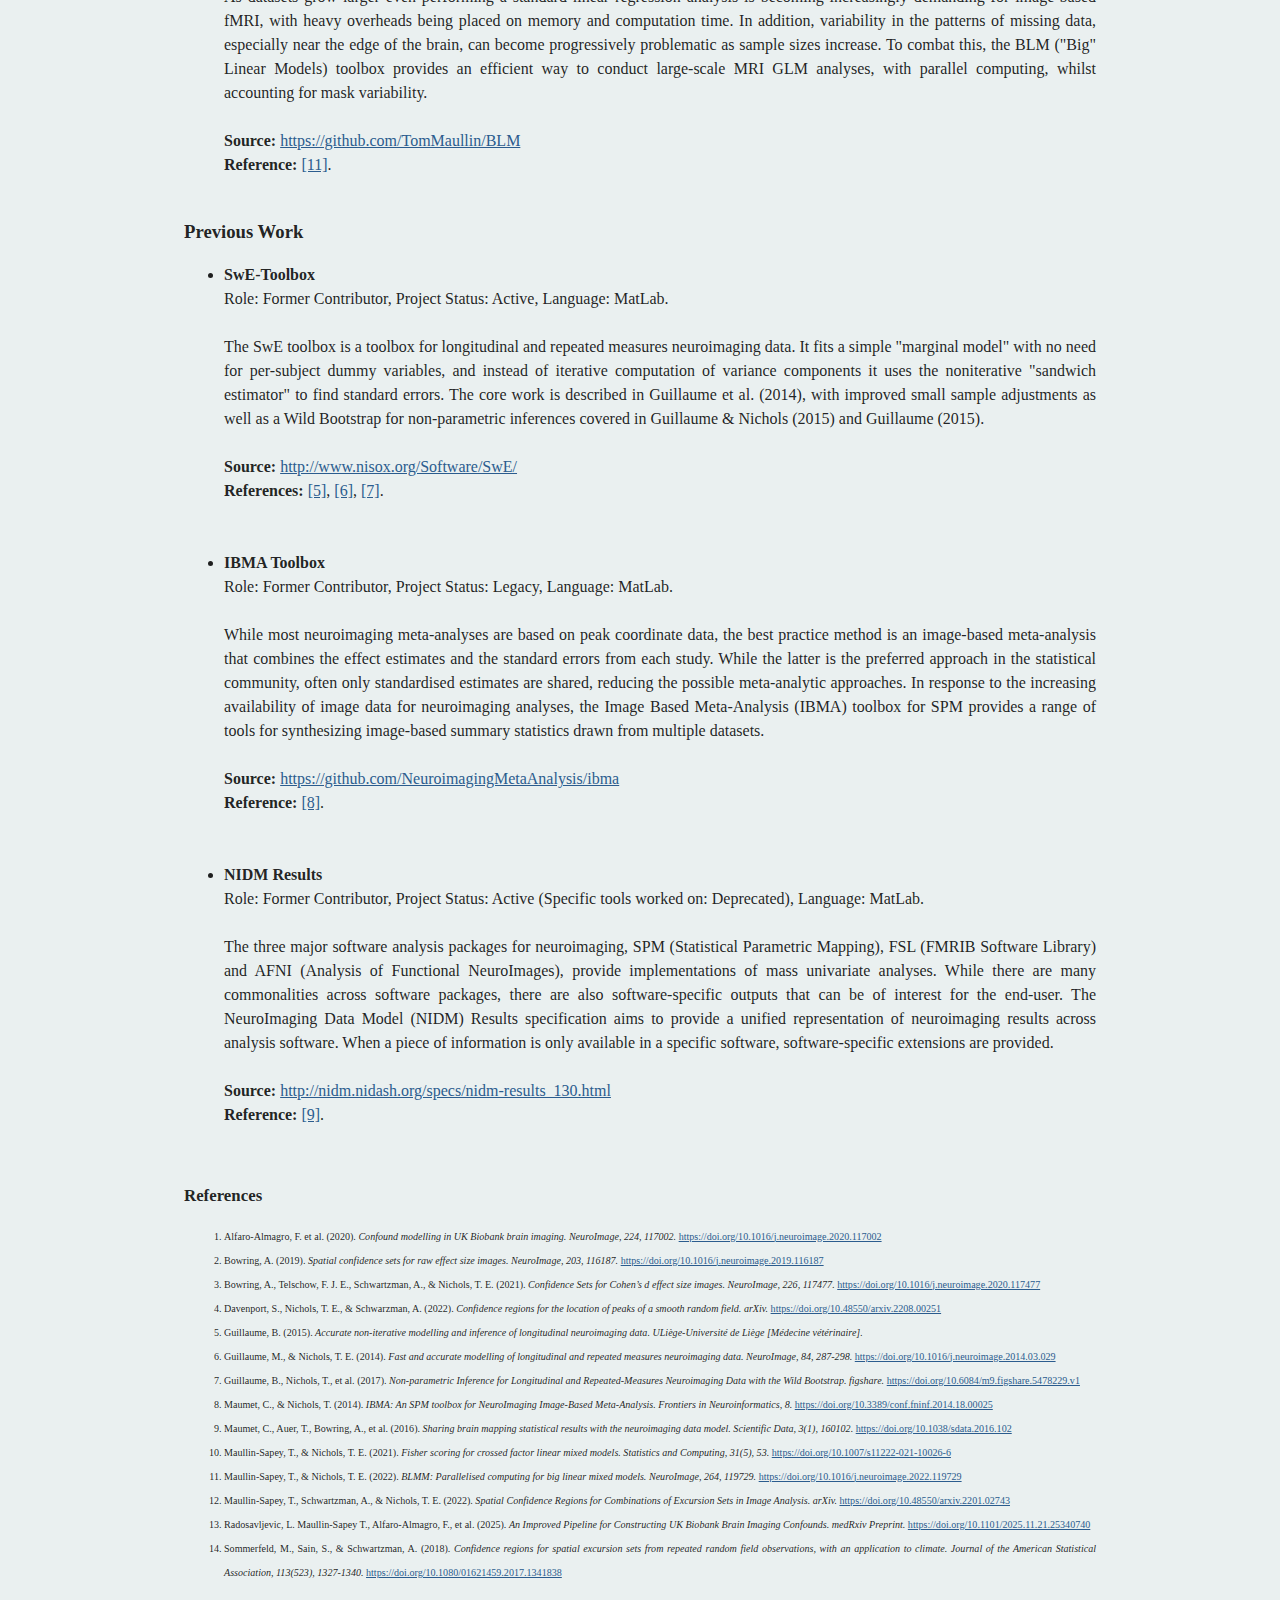
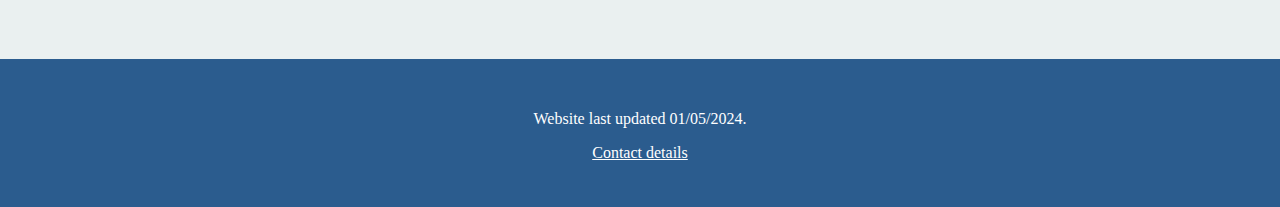
<file: code.html>
<!DOCTYPE html>
<html>
    <head>
        <meta charset="utf-8">
        <meta http-equiv="X-UA-Compatible" content="IE=edge">
        <meta name="viewport" content="width=device-width, initial-scale=1.0">
        <meta name="turbo-cache-control" content="no-cache">
        <title>Tom Maullin</title>
        <meta name="Tom Maullin" content="Tom Maullin.">
        <link rel="canonical" href="index.html">
        <link rel="stylesheet" media="all" href="./css/themes.css" data-turbo-track="reload" />
        <link rel="stylesheet" media="all" href="./css/dropdown.css" data-turbo-track="reload" />
        <link rel="stylesheet" media="all" href="./css/argyle.css" data-turbo-track="reload" />
        <style>

            body {
              font-family: Cormorant, serif;
            }

            a:link,
            a:visited,
            a:hover,
            a:active {
              color: #2b5c8e;
              text-decoration: underline;
            }

            .argyle-header {
              background-color: #2b5c8e;
              color: #fff;
            }

            .argyle-header a {
              text-decoration: none;
                color: #fff;
            }

            .argyle-footer {
              background-color: #2b5c8e;
                color: #fff;
            }

              .argyle-footer a {
                color: #fff;
              }
        </style>
        <script>
            function resizeIframe(obj){
                obj.style.height = obj.contentWindow.document.body.scrollHeight + 'px';
            }
        </script>
    </head>
    <body data-controller="">
        <div class="theme-page theme-page--has-banner">
            <header class="argyle-header">
                

                <div class="mobile-header" style="float: right; padding-right: 20px;">
                    <button onclick="myFunction()" class="dropbtn">
                        <svg width="1.5em" height="1.5em" viewBox="0 0 24 24" fill="none" xmlns="http://www.w3.org/2000/svg" stroke="#fff">
                            <g id="SVGRepo_bgCarrier" stroke-width="0" onclick="myFunction()"/>
                            <g id="SVGRepo_tracerCarrier" stroke-linecap="round" stroke-linejoin="round" onclick="myFunction()"/>
                            <g id="SVGRepo_iconCarrier"> 
                                <g clip-path="url(#clip0_429_11066)" onclick="myFunction()"> 
                                    <path d="M3 6.00092H21M3 12.0009H21M3 18.0009H21" stroke="#fff" stroke-width="2.5" stroke-linecap="round" stroke-linejoin="round"/> 
                                </g> 
                                <defs> 
                                    <clipPath id="clip0_429_11066"> 
                                        <rect width="24" height="24" fill="white"  onclick="myFunction()" transform="translate(0 0.000915527)"/> 
                                    </clipPath> 
                                </defs> 
                            </g>
                        </svg>
                    </button>
                    <div id="myDropdown" class="dropdown-content" style="float: right;">
                        <a href="./index.html">Home</a>
                        <a href="./publications.html">Publications</a>
                        <a href="./talks.html">Talks</a>
                        <a href="./code.html">Code</a>
                        <a href="./teaching.html">Teaching</a>
                        <a href="./contact.html">Contact</a>
                    </div>
                </div>

                <div class="web-header">
                    <div class="container">
                        <div class="row">
                            <div class="col-xs-12">
                                <div class="flex-row">
                                    <div class="flex-fixed" data-site-editable-id="site_title">
                                        <h1>
                                            <a href="./code.html">Code</a>
                                        </h1>
                                    </div>
                                    <div class="flex-fixed" style="width: 16px"></div>
                                    <div class="flex-fill" data-site-editable-id="navpages" data-site-editable-label="Navlinks">
                                        <div class="flex-fixed" data-site-editable-id="site_title" style="
                                            float: right;
                                            padding: 0vw 0.5vw;">
                                            <a href="./contact.html">Contact</a>
                                        </div>
                                        <div class="flex-fixed" data-site-editable-id="site_title" style="
                                            float: right;
                                            padding: 0vw 0.5vw;">
                                            <a href="./teaching.html">Teaching</a>
                                        </div>
                                        <div class="flex-fixed" data-site-editable-id="site_title" style="
                                            float: right;
                                            padding: 0vw 0.5vw;">
                                            <a href="./code.html">Code</a>
                                        </div>
                                        <div class="flex-fixed" data-site-editable-id="site_title" style="
                                            float: right;
                                            padding: 0vw 0.5vw;">
                                            <a href="./talks.html">Talks</a>
                                        </div>
                                        <div class="flex-fixed" data-site-editable-id="site_title" style="
                                            float: right;
                                            padding: 0vw 0.5vw;">
                                            <a href="./publications.html">Publications</a>
                                        </div>
                                        <div class="flex-fixed" data-site-editable-id="site_title" style="
                                            float: right;
                                            padding: 0vw 0.5vw;">
                                            <a href="./index.html">Home</a>
                                        </div>
                                    </div>
                                </div>
                            </div>
                        </div>
                    </div>
                </div>
            </header>
            <div class="argyle-banner" style="position: relative;">
                <picture style="  object-fit: cover;
                  position: absolute; top: 0; right: 0; bottom: 0; left: 0;
                  height: 100%;
                  width: 100%;
                  overflow: hidden;
                ">
                    <source srcset="./img/banner.png" type="image/png">
                    <img src="./img/banner.png" style="  object-fit: cover;
                      position: absolute; top: 0; right: 0; bottom: 0; left: 0;
                      height: 100%;
                      width: 100%;
                      overflow: hidden;
                    " />
                </picture>
                <div style="
                      position: absolute; top: 0; right: 0; bottom: 0; left: 0;
                      height: 100%;
                      width: 100%;
                      overflow: hidden;
                      backdrop-filter: blur(10px);
                    "></div>
                <picture style="  object-fit: cover;
                  position: absolute; top: 0; right: 0; bottom: 0; left: 0;
                  height: 100%;
                  width: 100%;
                  overflow: hidden;
                ">
                    <source srcset="./img/banner.png" media="(max-width: 200px)" />
                    <source srcset="./img/banner.png" media="(max-width: 400px)" />
                    <source srcset="./img/banner.png" media="(max-width: 800px)" />
                    <source srcset="./img/banner.png" media="(min-width: 800.1px)" />
                    <img src="./img/banner.png" style="  object-fit: cover;
                      position: absolute; top: 0; right: 0; bottom: 0; left: 0;
                      height: 100%;
                      width: 100%;
                      overflow: hidden;
                    " />
                </picture>
            </div>
            <main class="argyle-main", style="background-color: rgb(234, 240, 240);">
                <div class="container">
                    <div class="row">
                        <div class="argyle-contact-mobile">
                            <div class="argyle-site-picture-frame" style="border-radius: 50%; border-color: rgb(234, 240, 240)" data-site-editable-id="site_picture">
                                <div class="theme-site-avatar-picture" style="
                                        position: relative;
                                        display: block;
                                        margin: 0 auto;
                                        padding: 100% 0 0;
                                        border-color: rgb(234, 240, 240);
                                        border-radius: 50%;
                                        ">
                                    <img src="./img/profile.png" , srcset="
                                                ./img/profile.png 1x
                                            " style="object-fit: cover; position: absolute; inset: 0; width: 100%; height: 100%; border-radius: 50%;  border-color: rgb(234, 240, 240)" />
                                </div>
                            </div>
                            <p class="blt-h2 blt-weight-bold" data-site-editable-id="contact">
                                Tom Maullin
                            </p>
                            <hr class="space-md">
                            <p class="blt-h4">
                                Lecturer in Statistics
                            </p>
                            <hr class="space-md">
                            <div class="contact-modal" data-controller="modal">
                                <div class="theme-btn" onclick="window.location.href='./contact.html'">
                                    Contact
                                </div>
                                <div class="contact-modal__content">
                                    <div class="" style="margin-bottom: 12px;" data-site-editable-id="site_picture">
                                        <div class="theme-site-avatar-picture" style="
                                                position: relative;
                                                display: block;
                                                margin: 0 auto;
                                                padding: 100% 0 0;
                                                border-color: rgb(234, 240, 240);
                                                border-radius: 50%;
                                                ">
                                            <img src="./img/profile.png" , srcset="
                                                        ./img/profile.png 1x
                                                    " style="object-fit: cover; position: absolute; inset: 0; width: 100%; height: 100%; border-radius: 50%;  border-color: rgb(234, 240, 240)" />
                                        </div>
                                    </div>
                                    <div data-site-editable-id="contact">
                                        <h3 class="blt-h3 theme-contact-name">
                                            Contact name
                                        </h3>
                                        <hr class="space-12">
                                        <p class="blt-p">
                                            Contact description
                                        </p>
                                        <hr class="space-md">
                                    </div>
                                    <div data-site-editable-id="contact">
                                        <p class="blt-p">
                                            Academic Department
                                        </p>
                                        <hr class="space-12" /> 
                                        <p class="blt-p">
                                            Academic Institution
                                        </p>
                                        <hr class="space-md" />
                                    </div>
                                    <div class="blt-p theme-contact-social-links" data-site-editable-id="social_links">
                                        <div class="theme-contact-social-link">
                                            <div class="theme-contact-social-link-icon">
                                                <svg xmlns="http://www.w3.org/2000/svg" aria-hidden="true" role="img" width="1em" height="1em" preserveAspectRatio="xMidYMid meet" viewBox="0 0 512 512"><path fill="currentColor" d="M459.37 151.716c.325 4.548.325 9.097.325 13.645c0 138.72-105.583 298.558-298.558 298.558c-59.452 0-114.68-17.219-161.137-47.106c8.447.974 16.568 1.299 25.34 1.299c49.055 0 94.213-16.568 130.274-44.832c-46.132-.975-84.792-31.188-98.112-72.772c6.498.974 12.995 1.624 19.818 1.624c9.421 0 18.843-1.3 27.614-3.573c-48.081-9.747-84.143-51.98-84.143-102.985v-1.299c13.969 7.797 30.214 12.67 47.431 13.319c-28.264-18.843-46.781-51.005-46.781-87.391c0-19.492 5.197-37.36 14.294-52.954c51.655 63.675 129.3 105.258 216.365 109.807c-1.624-7.797-2.599-15.918-2.599-24.04c0-57.828 46.782-104.934 104.934-104.934c30.213 0 57.502 12.67 76.67 33.137c23.715-4.548 46.456-13.32 66.599-25.34c-7.798 24.366-24.366 44.833-46.132 57.827c21.117-2.273 41.584-8.122 60.426-16.243c-14.292 20.791-32.161 39.308-52.628 54.253z" /></svg>
                                            </div>
                                            <div class="theme-contact-social-link-text">
                                                <a target="_blank" rel="noopener noreferrer" href="https://twitter.com/TomMaullin">Twitter</a>
                                            </div>
                                        </div>
                                        <div class="theme-contact-social-link">
                                            <div class="theme-contact-social-link-icon">
                                                <svg xmlns="http://www.w3.org/2000/svg" aria-hidden="true" role="img" width="1em" height="1em" preserveAspectRatio="xMidYMid meet" viewBox="0 0 512 512"><path fill="currentColor" d="M336.62 194.538c-7.13-3.328-13.866-5.56-20.253-6.614c-6.365-1.095-16.574-1.612-30.71-1.612h-36.704v152.747h37.634c14.673 0 26.081-1.013 34.224-3.017c8.142-2.004 14.921-4.526 20.356-7.626a69.448 69.448 0 0 0 14.942-11.388c14.488-14.714 21.742-33.273 21.742-55.717c0-22.052-7.44-40.052-22.341-53.982c-5.498-5.166-11.822-9.444-18.89-12.793zM256 8C119.022 8 8 119.042 8 256s111.022 248 248 248s248-111.042 248-248S392.978 8 256 8Zm-82.336 357.513h-29.389V160.148h29.389zM158.95 138.696c-11.14 0-20.213-9.01-20.213-20.212c0-11.118 9.052-20.191 20.213-20.191c11.18 0 20.232 9.052 20.232 20.191a20.194 20.194 0 0 1-20.232 20.212zm241.386 163.597c-5.29 12.545-12.834 23.581-22.65 33.088c-9.982 9.837-21.597 17.194-34.844 22.196c-7.75 3.017-14.839 5.063-21.307 6.117c-6.49 1.013-18.828 1.509-37.076 1.509h-64.956V160.148h69.233c27.962 0 50.034 4.154 66.32 12.545c16.265 8.37 29.181 20.728 38.792 36.972c9.61 16.265 14.425 34.018 14.425 53.196c.023 13.765-2.666 26.908-7.936 39.432z" /></svg>
                                            </div>
                                            <div class="theme-contact-social-link-text">
                                                <a target="_blank" rel="noopener noreferrer" href="https://orcid.org/">ORCID</a>
                                            </div>
                                        </div>
                                        <div class="theme-contact-social-link">
                                            <div class="theme-contact-social-link-icon">
                                                <svg xmlns="http://www.w3.org/2000/svg" aria-hidden="true" role="img" width="0.75em" height="1em" preserveAspectRatio="xMidYMid meet" viewBox="0 0 384 512"><path fill="currentColor" d="M228.66 408.101c-20.194-21.973-47.218-57.268-69.698-97.166c37.134-8.685 64.633-43.55 64.633-78.384c0-51.345-39.88-75.176-92.163-75.176c-27.023 0-48.583 1.365-68.716 1.365c-18.369 0-36.722 0-48.154-.445V171.6l17.401 3.192c11.97 2.302 18.783 7.765 18.783 36.214v180.6c0 28.435-6.813 33.928-18.783 36.2l-17.4 3.252v13.259c12.367-.445 33.912-1.351 55.473-1.351c20.624 0 47.217.906 58.68 1.35v-13.258l-23.847-3.253c-12.366-1.796-18.813-7.764-18.813-36.2v-76.542c11.002.921 20.624.921 35.325.921c27.96 49.95 54.551 87.56 69.652 104.962c13.78 16.526 34.85 27.054 61.442 27.054c7.781 0 16.023-1.367 21.054-3.683v-11.894c-16.496 0-32.992-11.477-44.87-24.321zM119.064 295.344c-15.591 0-22.434-.414-33.008-1.41V178.918c10.574-.92 24.752-.92 37.136-.92c38.531 0 61.427 20.195 61.427 56.839c0 36.215-24.736 60.506-65.555 60.506zm139.934-115.703c-.46-2.409-.875-5.217-1.243-8.456c-.383-3.268-.63-7.104-.782-11.63c-.154-4.496-.215-9.99-.215-16.282c0-6.323.061-11.74.215-16.25c.152-4.528.399-8.41.782-11.648c.368-3.223.782-6.046 1.243-8.455a50.885 50.885 0 0 1 1.78-6.982c3.943-11.923 10.405-20.885 19.443-26.901C289.244 67.02 300.308 64 313.443 64c6.752 0 12.875.782 18.307 2.377c5.371 1.581 10.189 3.76 14.44 6.553c4.189 2.762 7.81 6.015 10.802 9.698a52.87 52.87 0 0 1 7.474 11.878c.75 1.35.537 2.425-.66 3.176l-16.68 6.858c-1.413.753-2.41.37-3.193-1.12c-3.743-6.936-6.936-11.493-12.183-14.807c-5.31-3.3-10.22-4.865-18.308-4.865c-8.793 0-12.721 1.749-18.23 5.693c-5.463 3.867-9.468 8.732-11.832 16.143c-.474 1.335-.905 2.993-1.41 4.942c-.415 1.98-.753 4.404-.967 7.242c-.215 2.84-.415 6.353-.598 10.497c-.123 4.144-.184 9.177-.184 15.008c0 5.86.061 10.894.184 15.038c.184 4.128.383 7.641.598 10.48c.214 2.87.552 5.279.966 7.274c.507 1.919.937 3.575 1.411 4.927c2.364 7.38 5.74 11.415 10.712 14.654c4.911 3.284 10.557 5.648 19.35 5.648c7.811 0 14.962-2.225 19.626-5.618c4.62-3.39 8.456-7.87 10.175-13.994c.753-2.579 1.72-5.786 2.38-9.714c.598-3.929.598-8.087.598-13.825c0-.907-.508-1.367-1.352-1.367h-26.716c-1.504 0-2.24-.736-2.24-2.24v-15.314c0-1.52.736-2.257 2.24-2.257h49.028c1.535 0 2.257.737 2.257 2.257v13.09c0 6.935 0 13.365-.722 19.32c-.691 5.953-1.626 11.109-2.808 14.868c-3.744 11.77-9.682 20.15-18.782 26.394c-9.131 6.291-20.9 9.682-33.684 9.682c-13.135 0-24.199-3.022-33.221-9.022c-9.039-6.077-15.5-14.993-19.443-26.916a51.103 51.103 0 0 1-1.78-6.997z" /></svg>
                                            </div>
                                            <div class="theme-contact-social-link-text">
                                                <a target="_blank" rel="noopener noreferrer" href="https://www.researchgate.net/">ResearchGate</a>
                                            </div>
                                        </div>
                                    </div>
                                    <hr class="space-md">
                                </div>
                                <div class="contact-modal__overlay" data-action="click->modal#hide">
                                </div>
                            </div>
                        </div>
                        <hr class="space-lg hidden-md-up">
                        <div data-site-editable-id="list" style="text-align:justify">
                            <h2 class="blt-h2">Software</h2>
                            <br>
                            <p style="text-align:justify"> 
                                This page contains information about previous and current coding projects I have been involved with. If you are looking for code that has not been package-released, please see my <a href="https://github.com/TomMaullin/">GitHub</a>. If you have any queries regarding current or upcoming projects, please feel free to reach out via <a href="mailto:Thomas.Maullin-Sapey@bdi.ox.ac.uk">email</a>.
                            </p>
                            <br>
                            <h3>Current Software</h3>

                            <ul>
                                <li> 
                                    <b> PyConfounds</b> 
                                    <br>
                                    Role: Lead Developer for Python Implementation, Project Status: Implementation Active, Language: Python.
                                    <br>
                                    <br>
                                    In collaboration with the FMRIB research centre, University of Oxford, I developed a portable Python implementation of the UK Biobank deconfounding code that is used for inhouse FSL Biobank analyses. 
                                    <br>
                                    <b>References:</b> <a href="#ref1">[1]</a>,<a href="#ref13">[13]</a>.
                                    <br>
                                    <br>
                                    <b>Source:</b> <a href="https://github.com/TomMaullin/Confounds">https://github.com/TomMaullin/Confounds</a>, 
                                    <br>
                                    <br>
                                </li>
                                <li> 
                                    <b> Confidence Regions Toolbox</b> 
                                    <br>
                                    Role: Lead Developer, Project Status: Initial Implementation Active, Language: Python.
                                    <br>
                                    <br>
                                    Despite its central role in interpreting results, very little attention is given to the variability in signal location in fMRI analysis. To address this, this project aims to provide tools for generating spatial confidence regions: regions which act as probabilistic bounds for the locale of observed clusters and excursion sets. Such regions provide useful insight into fMRI uncertainty quantification and increase the transparency of analysis results. Tools under active development include confidence regions for raw (%BOLD), and standardized (Cohen’s D) effect size images, as well as for conjunction inference. 
                                    <br>
                                    <b>References:</b> <a href="#ref2">[2]</a>, <a href="#ref3">[3]</a>, <a href="#ref4">[4]</a>, <a href="#ref12">[12]</a>, <a href="#ref14">[14]</a>.
                                    <br>
                                    <br>
                                    <b>Source:</b> <a href="https://github.com/TomMaullin/crtoolbox">https://github.com/TomMaullin/crtoolbox</a>, <b>Demo:</b> <a href="https://github.com/TomMaullin/crtoolbox_demo">https://github.com/TomMaullin/crtoolbox_demo</a>
                                    <br>
                                    <br>
                                </li>
                                <br>
                                <li> 
                                    <b> BLMM: Big Linear Mixed Modelling</b> 
                                    <br>
                                    Role: Lead Developer, Project Status: Active, Language: Python.
                                    <br>
                                    <br>
                                    Methods conventionally employed for drawing inference on neuroimaging data (e.g.  Ordinary Least Squares regression, t-tests and F-tests) often cannot account for the grouping structures present in large datasets and, consequently, can produce erroneous inferences. An alternative approach is to employ the Linear Mixed Model (LMM) for analysis. The LMM is a flexible method applicable for analyzing longitudinal, heterogeneous or unbalanced clustered data. BLMM ("Big" Linear Mixed Models) acts as an efficient tool for performing large-scale fMRI LMM analyses, implemented in python and designed for use on SGE computer clusters.
                                    <br>
                                    <br>
                                    <b>Source:</b> <a href="https://github.com/TomMaullin/BLMM">https://github.com/TomMaullin/BLMM</a>
                                    <br>
                                    <b>References:</b> <a href="#ref10">[10]</a>, <a href="#ref11">[11]</a>.
                                    <br>
                                    <br>
                                </li>
                                <br>
                                <li> 
                                    <b> BLM: Big Linear Modelling</b> 
                                    <br>
                                    Role: Lead Developer, Project Status: Active, Language: Python. 
                                    <br>
                                    <br>
                                    As datasets grow larger even performing a standard linear regression analysis is becoming increasingly demanding for image-based fMRI, with heavy overheads being placed on memory and computation time. In addition, variability in the patterns of missing data, especially near the edge of the brain, can become progressively problematic as sample sizes increase. To combat this, the BLM ("Big" Linear Models) toolbox provides an efficient way to conduct large-scale MRI GLM analyses, with parallel computing, whilst accounting for mask variability. 
                                    <br>
                                    <br>
                                    <b>Source:</b> <a href="https://github.com/TomMaullin/BLM">https://github.com/TomMaullin/BLM</a>
                                    <br>
                                    <b>Reference:</b> <a href="#ref11">[11]</a>.
                                    <br>
                                    <br>
                                </li>
                            </ul>
                            
                            <h3>Previous Work</h3>
                            <ul>
                                <li> 
                                    <b> SwE-Toolbox</b> 
                                    <br>
                                    Role: Former Contributor, Project Status: Active, Language: MatLab. 
                                    <br>
                                    <br>
                                    The SwE toolbox is a toolbox for longitudinal and repeated measures neuroimaging data. It fits a simple "marginal model" with no need for per-subject dummy variables, and instead of iterative computation of variance components it uses the noniterative "sandwich estimator" to find standard errors. The core work is described in Guillaume et al. (2014), with improved small sample adjustments as well as a Wild Bootstrap for non-parametric inferences covered in Guillaume & Nichols (2015) and Guillaume (2015).
                                    <br>
                                    <br>
                                    <b>Source:</b> <a href="http://www.nisox.org/Software/SwE/">http://www.nisox.org/Software/SwE/</a>
                                    <br>
                                    <b>References:</b> <a href="#ref5">[5]</a>, <a href="#ref6">[6]</a>, <a href="#ref7">[7]</a>.
                                    <br>
                                    <br>
                                </li>
                                <br>
                                <li> 
                                    <b> IBMA Toolbox</b> 
                                    <br>
                                    Role: Former Contributor, Project Status: Legacy, Language: MatLab. 
                                    <br>
                                    <br>
                                    While most neuroimaging meta-analyses are based on peak coordinate data, the best practice method is an image-based meta-analysis that combines the effect estimates and the standard errors from each study. While the latter is the preferred approach in the statistical community, often only standardised estimates are shared, reducing the possible meta-analytic approaches. In response to the increasing availability of image data for neuroimaging analyses, the Image Based Meta-Analysis (IBMA) toolbox for SPM provides a range of tools for synthesizing image-based summary statistics drawn from multiple datasets.
                                    <br>
                                    <br>
                                    <b>Source:</b> <a href="https://github.com/NeuroimagingMetaAnalysis/ibma">https://github.com/NeuroimagingMetaAnalysis/ibma</a>
                                    <br>
                                    <b>Reference:</b> <a href="#ref8">[8]</a>.
                                    <br>
                                    <br>
                                </li>
                                <br>
                                <li> 
                                    <b> NIDM Results</b> 
                                    <br>
                                    Role: Former Contributor, Project Status: Active (Specific tools worked on: Deprecated), Language: MatLab. 
                                    <br>
                                    <br>
                                    The three major software analysis packages for neuroimaging, SPM (Statistical Parametric Mapping), FSL (FMRIB Software Library) and AFNI (Analysis of Functional NeuroImages), provide implementations of mass univariate analyses. While there are many commonalities across software packages, there are also software-specific outputs that can be of interest for the end-user. The NeuroImaging Data Model (NIDM) Results specification aims to provide a unified representation of neuroimaging results across analysis software. When a piece of information is only available in a specific software, software-specific extensions are provided.<br>
                                    <br>
                                    <b>Source:</b> <a href="http://nidm.nidash.org/specs/nidm-results_130.html">http://nidm.nidash.org/specs/nidm-results_130.html</a>
                                    <br>
                                    <b>Reference:</b> <a href="#ref9">[9]</a>.
                                    <br>
                                </li>
                            </ul>
                            <br>

                            <div style="font-size:0.9em">
                                <h3>References</h3>
                                <div style="font-size:0.7em">
                                    <ol>
                                        <li id="ref1">
                                            Alfaro-Almagro, F. et al. (2020). <em>Confound modelling in UK Biobank brain imaging. NeuroImage, 224, 117002.</em> <a href="https://doi.org/10.1016/j.neuroimage.2020.117002">https://doi.org/10.1016/j.neuroimage.2020.117002</a>
                                        </li>
                                        <li id="ref2">
                                            Bowring, A. (2019). <em>Spatial confidence sets for raw effect size images. NeuroImage, 203, 116187.</em> <a href="https://doi.org/10.1016/j.neuroimage.2019.116187">https://doi.org/10.1016/j.neuroimage.2019.116187</a>
                                        </li>
                                        <li id="ref3">
                                            Bowring, A., Telschow, F. J. E., Schwartzman, A., & Nichols, T. E. (2021).<em> Confidence Sets for Cohen’s d effect size images. NeuroImage, 226, 117477.</em> <a href="https://doi.org/10.1016/j.neuroimage.2020.117477">https://doi.org/10.1016/j.neuroimage.2020.117477</a>
                                        </li>
                                        <li id="ref4">
                                            Davenport, S., Nichols, T. E., & Schwarzman, A. (2022).<em> Confidence regions for the location of peaks of a smooth random field. arXiv.</em> <a href="https://doi.org/10.48550/arxiv.2208.00251">https://doi.org/10.48550/arxiv.2208.00251</a>
                                        </li>
                                        <li id="ref5">
                                            Guillaume, B. (2015).<em> Accurate non-iterative modelling and inference of longitudinal neuroimaging data. ULiège-Université de Liège [Médecine vétérinaire].</em>
                                        </li>
                                        <li id="ref6">
                                            Guillaume, M., & Nichols, T. E. (2014).<em> Fast and accurate modelling of longitudinal and repeated measures neuroimaging data. NeuroImage, 84, 287-298.</em> <a href="https://doi.org/10.1016/j.neuroimage.2014.03.029">https://doi.org/10.1016/j.neuroimage.2014.03.029</a>
                                        </li>
                                        <li id="ref7">
                                            Guillaume, B., Nichols, T., et al. (2017).<em> Non-parametric Inference for Longitudinal and Repeated-Measures Neuroimaging Data with the Wild Bootstrap. figshare.</em> <a href="https://doi.org/10.6084/m9.figshare.5478229.v1">https://doi.org/10.6084/m9.figshare.5478229.v1</a>
                                        </li>
                                        <li id="ref8">
                                            Maumet, C., & Nichols, T. (2014).<em> IBMA: An SPM toolbox for NeuroImaging Image-Based Meta-Analysis. Frontiers in Neuroinformatics, 8.</em> <a href="https://doi.org/10.3389/conf.fninf.2014.18.00025">https://doi.org/10.3389/conf.fninf.2014.18.00025</a>
                                        </li>
                                        <li id="ref9">
                                            Maumet, C., Auer, T., Bowring, A., et al. (2016).<em> Sharing brain mapping statistical results with the neuroimaging data model. Scientific Data, 3(1), 160102.</em> <a href="https://doi.org/10.1038/sdata.2016.102">https://doi.org/10.1038/sdata.2016.102</a>
                                        </li>
                                        <li id="ref10">
                                            Maullin-Sapey, T., & Nichols, T. E. (2021).<em> Fisher scoring for crossed factor linear mixed models. Statistics and Computing, 31(5), 53.</em> <a href="https://doi.org/10.1007/s11222-021-10026-6">https://doi.org/10.1007/s11222-021-10026-6</a>
                                        </li>
                                        <li id="ref11">
                                            Maullin-Sapey, T., & Nichols, T. E. (2022).<em> BLMM: Parallelised computing for big linear mixed models. NeuroImage, 264, 119729.</em> <a href="https://doi.org/10.1016/j.neuroimage.2022.119729">https://doi.org/10.1016/j.neuroimage.2022.119729</a>
                                        </li>
                                        <li id="ref12">
                                            Maullin-Sapey, T., Schwartzman, A., & Nichols, T. E. (2022).<em> Spatial Confidence Regions for Combinations of Excursion Sets in Image Analysis. arXiv.</em> <a href="https://doi.org/10.48550/arxiv.2201.02743">https://doi.org/10.48550/arxiv.2201.02743</a>
                                        </li>
                                        <li id="ref13">
                                            Radosavljevic, L. Maullin-Sapey T., Alfaro-Almagro, F., et al. (2025). <em>An Improved Pipeline for Constructing UK Biobank Brain Imaging Confounds. medRxiv Preprint.</em> <a href="https://doi.org/10.1101/2025.11.21.25340740">https://doi.org/10.1101/2025.11.21.25340740</a>
                                        </li>
                                        <li id="ref14">
                                            Sommerfeld, M., Sain, S., & Schwartzman, A. (2018).<em> Confidence regions for spatial excursion sets from repeated random field observations, with an application to climate. Journal of the American Statistical Association, 113(523), 1327-1340.</em> <a href="https://doi.org/10.1080/01621459.2017.1341838">https://doi.org/10.1080/01621459.2017.1341838</a>
                                        </li>
                                    </ol>
                                </div>
                            </div>

                            <!-- <div align="left"> 
                                <p>          The SwE toolbox is a toolbox for longitudinal and repeated measures neuroimaging data. It fits a simple "marginal model" with no need for per-subject dummy variables, and instead of iterative computation of variance components it uses the noniterative "sandwich estimator" to find standard errors. </p><p>
                                The core work is described in Guillaume et al. (2014), with improved small sample adjustments as well as a Wild Bootstrap for non-parametric inferences covered in Guillaume &amp; Nichols (2015) and Guillaume (2015).
                                </p> 
                                
                                
                                It is implemented as a Matlab toolbox for SPM12. <br> <br>
                                
                                          For the SwE manual click <a href="./man">here</a>. To download SwE click <a href="./download">here</a>. Alternatively, check GitHub for history and latest version: <a href="https://github.com/NISOx-BDI/SwE-toolbox/releases">SwE Repo</a>. <br><br>
                                      </div> -->


                        </div>
                        <div class="space-xl"></div>

                    </div>
                </div>
            </main>
            <footer class="argyle-footer">
                <div class="container">
                    <hr class="space-lg">
                    <div class="blt-align-center">
                        <span style="display: inline-block">
                            <div class="blt-p">
                                Website last updated 01/05/2024.
                            </div>
                        </span>
                        <hr class="space-xs">
                        <div class="blt-p">
                            <a href="./contact.html">Contact details</a>
                        </div>
                    </div>
                    <hr class="space-lg">
                </div>
            </footer>
        </div>
    </body>
    <script id="cf" type="text/javascript" src="./js/dropdown.js"></script>

</html>
</file>
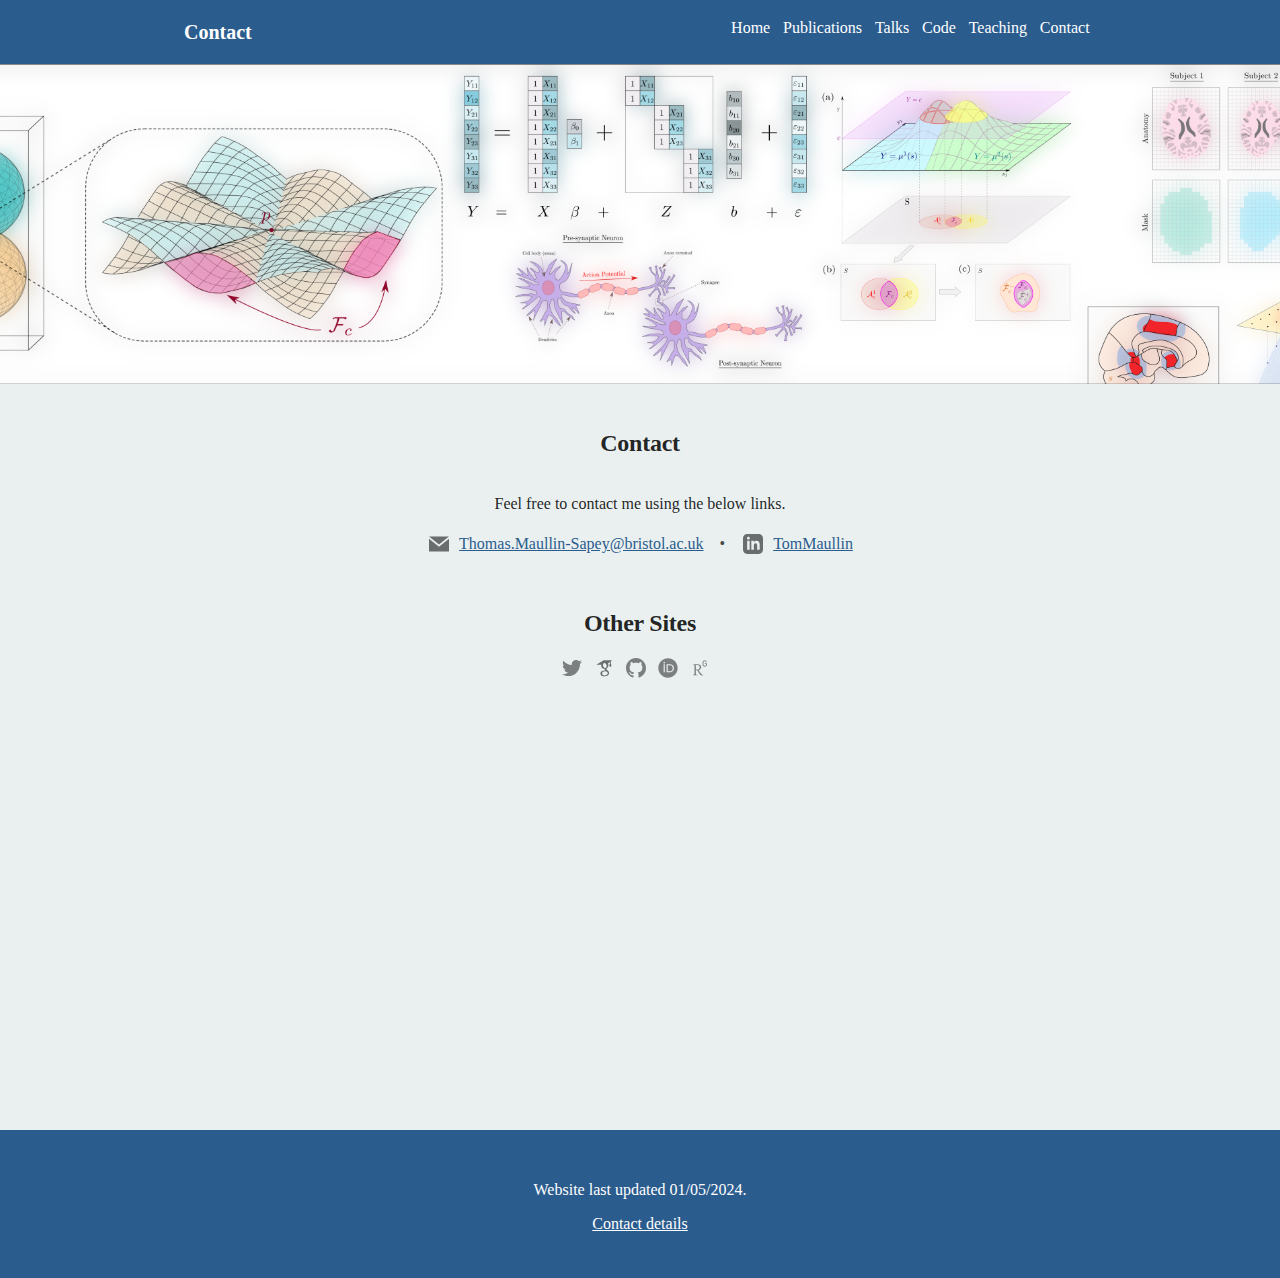
<file: contact.html>
<!DOCTYPE html>
<html>
    <head>
        <meta charset="utf-8">
        <meta http-equiv="X-UA-Compatible" content="IE=edge">
        <meta name="viewport" content="width=device-width, initial-scale=1.0">
        <meta name="turbo-cache-control" content="no-cache">
        <title>Tom Maullin</title>
        <meta name="Tom Maullin" content="Tom Maullin.">
        <link rel="canonical" href="index.html">
        <link rel="stylesheet" media="all" href="./css/themes.css" data-turbo-track="reload" />
        <link rel="stylesheet" media="all" href="./css/dropdown.css" data-turbo-track="reload" />
        <link rel="stylesheet" media="all" href="./css/argyle.css" data-turbo-track="reload" />
        <style>

            body {
              font-family: Cormorant, serif;
            }

            a:link,
            a:visited,
            a:hover,
            a:active {
              color: #2b5c8e;
              text-decoration: underline;
            }

            .argyle-header {
              background-color: #2b5c8e;
              color: #fff;
            }

            .argyle-header a {
              text-decoration: none;
                color: #fff;
            }

            .argyle-footer {
              background-color: #2b5c8e;
                color: #fff;
            }

              .argyle-footer a {
                color: #fff;
              }
        </style>
        <script>
            function resizeIframe(obj){
                obj.style.height = obj.contentWindow.document.body.scrollHeight + 'px';
            }
        </script>
    </head>
    <body data-controller="">
        <div class="theme-page theme-page--has-banner">
            <header class="argyle-header">
                

                <div class="mobile-header" style="float: right; padding-right: 20px;">
                    <button onclick="myFunction()" class="dropbtn">
                        <svg width="1.5em" height="1.5em" viewBox="0 0 24 24" fill="none" xmlns="http://www.w3.org/2000/svg" stroke="#fff">
                            <g id="SVGRepo_bgCarrier" stroke-width="0" onclick="myFunction()"/>
                            <g id="SVGRepo_tracerCarrier" stroke-linecap="round" stroke-linejoin="round" onclick="myFunction()"/>
                            <g id="SVGRepo_iconCarrier"> 
                                <g clip-path="url(#clip0_429_11066)" onclick="myFunction()"> 
                                    <path d="M3 6.00092H21M3 12.0009H21M3 18.0009H21" stroke="#fff" stroke-width="2.5" stroke-linecap="round" stroke-linejoin="round"/> 
                                </g> 
                                <defs> 
                                    <clipPath id="clip0_429_11066"> 
                                        <rect width="24" height="24" fill="white"  onclick="myFunction()" transform="translate(0 0.000915527)"/> 
                                    </clipPath> 
                                </defs> 
                            </g>
                        </svg>
                    </button>
                    <div id="myDropdown" class="dropdown-content" style="float: right;">
                        <a href="./index.html">Home</a>
                        <a href="./publications.html">Publications</a>
                        <a href="./talks.html">Talks</a>
                        <a href="./code.html">Code</a>
                        <a href="./teaching.html">Teaching</a>
                        <a href="./contact.html">Contact</a>
                    </div>
                </div>

                <div class="web-header">
                    <div class="container">
                        <div class="row">
                            <div class="col-xs-12">
                                <div class="flex-row">
                                    <div class="flex-fixed" data-site-editable-id="site_title">
                                        <h1>
                                            <a href="./contact.html">Contact</a>
                                        </h1>
                                    </div>
                                    <div class="flex-fixed" style="width: 16px"></div>
                                    <div class="flex-fill" data-site-editable-id="navpages" data-site-editable-label="Navlinks">
                                        <div class="flex-fixed" data-site-editable-id="site_title" style="
                                            float: right;
                                            padding: 0vw 0.5vw;">
                                            <a href="./contact.html">Contact</a>
                                        </div>
                                        <div class="flex-fixed" data-site-editable-id="site_title" style="
                                            float: right;
                                            padding: 0vw 0.5vw;">
                                            <a href="./teaching.html">Teaching</a>
                                        </div>
                                        <div class="flex-fixed" data-site-editable-id="site_title" style="
                                            float: right;
                                            padding: 0vw 0.5vw;">
                                            <a href="./code.html">Code</a>
                                        </div>
                                        <div class="flex-fixed" data-site-editable-id="site_title" style="
                                            float: right;
                                            padding: 0vw 0.5vw;">
                                            <a href="./talks.html">Talks</a>
                                        </div>
                                        <div class="flex-fixed" data-site-editable-id="site_title" style="
                                            float: right;
                                            padding: 0vw 0.5vw;">
                                            <a href="./publications.html">Publications</a>
                                        </div>
                                        <div class="flex-fixed" data-site-editable-id="site_title" style="
                                            float: right;
                                            padding: 0vw 0.5vw;">
                                            <a href="./index.html">Home</a>
                                        </div>
                                    </div>
                                </div>
                            </div>
                        </div>
                    </div>
                </div>
            </header>
            <div class="argyle-banner" style="position: relative;">
                <picture style="  object-fit: cover;
                  position: absolute; top: 0; right: 0; bottom: 0; left: 0;
                  height: 100%;
                  width: 100%;
                  overflow: hidden;
                ">
                    <source srcset="./img/banner.png" type="image/png">
                    <img src="./img/banner.png" style="  object-fit: cover;
                      position: absolute; top: 0; right: 0; bottom: 0; left: 0;
                      height: 100%;
                      width: 100%;
                      overflow: hidden;
                    " />
                </picture>
                <div style="
                      position: absolute; top: 0; right: 0; bottom: 0; left: 0;
                      height: 100%;
                      width: 100%;
                      overflow: hidden;
                      backdrop-filter: blur(10px);
                    "></div>
                <picture style="  object-fit: cover;
                  position: absolute; top: 0; right: 0; bottom: 0; left: 0;
                  height: 100%;
                  width: 100%;
                  overflow: hidden;
                ">
                    <source srcset="./img/banner.png" media="(max-width: 200px)" />
                    <source srcset="./img/banner.png" media="(max-width: 400px)" />
                    <source srcset="./img/banner.png" media="(max-width: 800px)" />
                    <source srcset="./img/banner.png" media="(min-width: 800.1px)" />
                    <img src="./img/banner.png" style="  object-fit: cover;
                      position: absolute; top: 0; right: 0; bottom: 0; left: 0;
                      height: 100%;
                      width: 100%;
                      overflow: hidden;
                    " />
                </picture>
            </div>
            <main class="argyle-main", style="background-color: rgb(234, 240, 240);">
                <div class="container">
                    <div class="row">
                        <div class="argyle-contact-mobile">
                            <div class="argyle-site-picture-frame" style="border-radius: 50%; border-color: rgb(234, 240, 240)" data-site-editable-id="site_picture">
                                <div class="theme-site-avatar-picture" style="
                                        position: relative;
                                        display: block;
                                        margin: 0 auto;
                                        padding: 100% 0 0;
                                        border-color: rgb(234, 240, 240);
                                        border-radius: 50%;
                                        ">
                                    <img src="./img/profile.png" , srcset="
                                                ./img/profile.png 1x
                                            " style="object-fit: cover; position: absolute; inset: 0; width: 100%; height: 100%; border-radius: 50%;  border-color: rgb(234, 240, 240)" />
                                </div>
                            </div>
                            <p class="blt-h2 blt-weight-bold" data-site-editable-id="contact">
                                Tom Maullin
                            </p>
                            <hr class="space-md">
                            <p class="blt-h4">
                                Post-doctorate Researcher <br> in fMRI Statistics
                            </p>
                        </div>
                        <hr class="space-lg hidden-md-up">
                        <div data-site-editable-id="list" style="display: flex; flex-direction: column; justify-content: center;">
                            <h3 class="blt-h3" style="text-align:center">Contact</h3>
                            <br>
                            <p  style="text-align:center"> Feel free to contact me using the below links. </p>
                                <div class="web-header" style="margin: 0 auto;">
                                    <div class="theme-contact-social-link">
                                        <a href="mailto: Thomas.Maullin-Sapey@bristol.ac.uk">
                                            <div class="theme-contact-social-link-icon">
                                                <svg xmlns="http://www.w3.org/2000/svg" width="24" height="24" viewBox="0 0 24 24"><path d="M12 12.713l-11.985-9.713h23.97l-11.985 9.713zm0 2.574l-12-9.725v15.438h24v-15.438l-12 9.725z"/></svg>
                                            </div>
                                        </a>
                                        <div class="theme-contact-social-link-text">
                                            <a target="_blank" rel="noopener noreferrer" href="mailto: Thomas.Maullin-Sapey@bristol.ac.uk">Thomas.Maullin-Sapey@bristol.ac.uk</a>
                                        </div>
                                        <div style="color:#4a4b4b"> &nbsp; &nbsp; &bullet; &nbsp; &nbsp; </div>
                                        <a href="https://www.LinkedIn.com/in/TomMaullin/">
                                            <div class="theme-contact-social-link-icon">
                                                <svg xmlns="http://www.w3.org/2000/svg" width="24" height="24" viewBox="0 0 24 24"><path d="M19 0h-14c-2.761 0-5 2.239-5 5v14c0 2.761 2.239 5 5 5h14c2.762 0 5-2.239 5-5v-14c0-2.761-2.238-5-5-5zm-11 19h-3v-11h3v11zm-1.5-12.268c-.966 0-1.75-.79-1.75-1.764s.784-1.764 1.75-1.764 1.75.79 1.75 1.764-.783 1.764-1.75 1.764zm13.5 12.268h-3v-5.604c0-3.368-4-3.113-4 0v5.604h-3v-11h3v1.765c1.396-2.586 7-2.777 7 2.476v6.759z"/></svg>    
                                            </div>
                                        </a>
                                        <div class="theme-contact-social-link-text">
                                            <a target="_blank" rel="noopener noreferrer" href="https://www.LinkedIn.com/in/TomMaullin/">TomMaullin</a>
                                        </div>
                                        
                                    </div>
                                </div>
                                <div class="mobile-header" style="margin: 0 auto;">
                                    <div class="theme-contact-social-link">
                                        <a href="mailto: Thomas.Maullin-Sapey@bristol.ac.uk">
                                            <div class="theme-contact-social-link-icon">
                                                <svg xmlns="http://www.w3.org/2000/svg" width="24" height="24" viewBox="0 0 24 24"><path d="M12 12.713l-11.985-9.713h23.97l-11.985 9.713zm0 2.574l-12-9.725v15.438h24v-15.438l-12 9.725z"/></svg>
                                            </div>
                                        </a>
                                        <div class="theme-contact-social-link-text">
                                            <a target="_blank" rel="noopener noreferrer" href="mailto: Thomas.Maullin-Sapey@bristol.ac.uk">Thomas.Maullin-Sapey@bristol.ac.uk</a>
                                        </div>
                                    </div>
                                    <div class="theme-contact-social-link">
                                        <a href="https://www.LinkedIn.com/in/TomMaullin/">
                                            <div class="theme-contact-social-link-icon">
                                                <svg xmlns="http://www.w3.org/2000/svg" width="24" height="24" viewBox="0 0 24 24"><path d="M19 0h-14c-2.761 0-5 2.239-5 5v14c0 2.761 2.239 5 5 5h14c2.762 0 5-2.239 5-5v-14c0-2.761-2.238-5-5-5zm-11 19h-3v-11h3v11zm-1.5-12.268c-.966 0-1.75-.79-1.75-1.764s.784-1.764 1.75-1.764 1.75.79 1.75 1.764-.783 1.764-1.75 1.764zm13.5 12.268h-3v-5.604c0-3.368-4-3.113-4 0v5.604h-3v-11h3v1.765c1.396-2.586 7-2.777 7 2.476v6.759z"/></svg>    
                                            </div>
                                        </a>
                                        <div class="theme-contact-social-link-text">
                                            <a target="_blank" rel="noopener noreferrer" href="https://www.LinkedIn.com/in/TomMaullin/">TomMaullin</a>
                                        </div>
                                        
                                    </div>
                                </div>
                                <br>
                                <br>
                                <h3 class="blt-h3" style="text-align:center">Other Sites</h3>
                                <br>
                                <div style="margin: 0 auto;">

                                    <div class="theme-contact-social-link">

                                        <a href="https://twitter.com/tommaullin">
                                            <div class="theme-contact-social-link-icon">
                                                    <svg xmlns="http://www.w3.org/2000/svg" pointer-events: none; aria-hidden="true" role="img" width="1em" height="1em" preserveAspectRatio="xMidYMid meet" viewBox="0 0 512 512"><path fill="currentColor" d="M459.37 151.716c.325 4.548.325 9.097.325 13.645c0 138.72-105.583 298.558-298.558 298.558c-59.452 0-114.68-17.219-161.137-47.106c8.447.974 16.568 1.299 25.34 1.299c49.055 0 94.213-16.568 130.274-44.832c-46.132-.975-84.792-31.188-98.112-72.772c6.498.974 12.995 1.624 19.818 1.624c9.421 0 18.843-1.3 27.614-3.573c-48.081-9.747-84.143-51.98-84.143-102.985v-1.299c13.969 7.797 30.214 12.67 47.431 13.319c-28.264-18.843-46.781-51.005-46.781-87.391c0-19.492 5.197-37.36 14.294-52.954c51.655 63.675 129.3 105.258 216.365 109.807c-1.624-7.797-2.599-15.918-2.599-24.04c0-57.828 46.782-104.934 104.934-104.934c30.213 0 57.502 12.67 76.67 33.137c23.715-4.548 46.456-13.32 66.599-25.34c-7.798 24.366-24.366 44.833-46.132 57.827c21.117-2.273 41.584-8.122 60.426-16.243c-14.292 20.791-32.161 39.308-52.628 54.253z" /></svg>
                                            </div>
                                        </a>

                                        <a href="https://scholar.google.com/citations?user=MjtpDR0AAAAJ&hl=en&oi=ao">
                                            <div class="theme-contact-social-link-icon">
                                                <svg xmlns="http://www.w3.org/2000/svg" xmlns:xlink="http://www.w3.org/1999/xlink" width="40" zoomAndPan="magnify" viewBox="0 0 30 30.000001" height="40" preserveAspectRatio="xMidYMid meet" version="1.0"><defs><clipPath id="id1"><path d="M 3.386719 3 L 27.339844 3 L 27.339844 28 L 3.386719 28 Z M 3.386719 3 " clip-rule="nonzero"/></clipPath></defs><g clip-path="url(#id1)"><path fill="rgb(0%, 0%, 0%)" d="M 14.660156 3.25 L 3.386719 10.308594 L 11.125 10.308594 C 11.097656 10.417969 11.050781 10.515625 11.027344 10.625 C 10.960938 10.964844 10.910156 11.34375 10.910156 11.734375 C 10.910156 16.773438 16.054688 16.207031 16.054688 16.207031 L 16.054688 17.492188 C 16.054688 18.011719 16.734375 17.832031 16.816406 18.890625 C 16.476562 18.890625 9.691406 18.695312 9.691406 23.277344 C 9.691406 27.882812 15.679688 27.65625 15.679688 27.65625 C 15.679688 27.65625 22.59375 27.964844 22.59375 22.273438 C 22.597656 18.871094 18.636719 17.765625 18.636719 16.398438 C 18.636719 15.015625 21.621094 14.609375 21.621094 11.375 C 21.621094 9.960938 21.523438 8.953125 20.890625 8.238281 C 20.84375 8.1875 20.808594 8.152344 20.761719 8.121094 C 20.75 8.109375 20.738281 8.101562 20.726562 8.09375 L 20.898438 8.09375 L 23.816406 5.902344 L 23.816406 8.898438 C 23.816406 8.953125 23.820312 9.007812 23.832031 9.0625 C 23.609375 9.1875 23.429688 9.363281 23.300781 9.585938 C 23.171875 9.808594 23.109375 10.050781 23.113281 10.308594 L 23.113281 11.722656 C 23.109375 11.910156 23.144531 12.09375 23.214844 12.269531 C 23.285156 12.445312 23.386719 12.597656 23.515625 12.734375 C 23.648438 12.867188 23.804688 12.972656 23.976562 13.042969 C 24.152344 13.117188 24.332031 13.152344 24.519531 13.152344 C 24.710938 13.152344 24.890625 13.117188 25.066406 13.042969 C 25.238281 12.972656 25.390625 12.867188 25.523438 12.734375 C 25.65625 12.597656 25.757812 12.445312 25.828125 12.269531 C 25.898438 12.09375 25.933594 11.910156 25.929688 11.722656 L 25.929688 10.308594 C 25.933594 10.050781 25.871094 9.808594 25.742188 9.585938 C 25.613281 9.363281 25.433594 9.1875 25.207031 9.0625 C 25.21875 9.007812 25.226562 8.953125 25.226562 8.898438 L 25.226562 4.839844 L 27.339844 3.25 Z M 15.632812 7.5625 C 16.039062 7.542969 16.445312 7.640625 16.835938 7.863281 C 17.125 8.007812 17.402344 8.21875 17.644531 8.480469 C 18.148438 8.984375 18.570312 9.714844 18.796875 10.578125 C 19.332031 12.625 18.636719 14.597656 17.191406 14.96875 C 15.765625 15.375 14.171875 14.039062 13.621094 12.007812 C 13.378906 11.015625 13.410156 10.054688 13.6875 9.292969 C 13.691406 9.28125 13.695312 9.273438 13.699219 9.265625 C 13.703125 9.261719 13.710938 9.257812 13.714844 9.253906 C 13.792969 8.953125 13.921875 8.679688 14.082031 8.457031 C 14.371094 8.035156 14.753906 7.746094 15.226562 7.617188 C 15.363281 7.585938 15.496094 7.566406 15.632812 7.5625 Z M 16.183594 19.75 C 18.566406 19.570312 20.597656 20.886719 20.746094 22.675781 C 20.84375 24.449219 19.007812 26.027344 16.605469 26.1875 C 14.222656 26.351562 12.160156 25.050781 12.046875 23.277344 C 11.933594 21.492188 13.78125 19.929688 16.183594 19.75 Z M 16.183594 19.75 " fill-opacity="1" fill-rule="nonzero"/></g></svg>        
                                            </div>
                                        </a>
                                        
                                        <a href="https://github.com/TomMaullin">
                                            <div class="theme-contact-social-link-icon">
                                                <svg xmlns="http://www.w3.org/2000/svg" width="24" height="24" viewBox="0 0 24 24"><path fill="currentColor" d="M12 0c-6.626 0-12 5.373-12 12 0 5.302 3.438 9.8 8.207 11.387.599.111.793-.261.793-.577v-2.234c-3.338.726-4.033-1.416-4.033-1.416-.546-1.387-1.333-1.756-1.333-1.756-1.089-.745.083-.729.083-.729 1.205.084 1.839 1.237 1.839 1.237 1.07 1.834 2.807 1.304 3.492.997.107-.775.418-1.305.762-1.604-2.665-.305-5.467-1.334-5.467-5.931 0-1.311.469-2.381 1.236-3.221-.124-.303-.535-1.524.117-3.176 0 0 1.008-.322 3.301 1.23.957-.266 1.983-.399 3.003-.404 1.02.005 2.047.138 3.006.404 2.291-1.552 3.297-1.23 3.297-1.23.653 1.653.242 2.874.118 3.176.77.84 1.235 1.911 1.235 3.221 0 4.609-2.807 5.624-5.479 5.921.43.372.823 1.102.823 2.222v3.293c0 .319.192.694.801.576 4.765-1.589 8.199-6.086 8.199-11.386 0-6.627-5.373-12-12-12z" /></svg>
                                            </div>
                                        </a>
                                    
                                        <a href="https://orcid.org/0000-0002-1890-330X">
                                            <div class="theme-contact-social-link-icon">
                                                <svg xmlns="http://www.w3.org/2000/svg" aria-hidden="true" role="img" width="1em" height="1em" preserveAspectRatio="xMidYMid meet" viewBox="0 0 512 512"><path fill="currentColor" d="M336.62 194.538c-7.13-3.328-13.866-5.56-20.253-6.614c-6.365-1.095-16.574-1.612-30.71-1.612h-36.704v152.747h37.634c14.673 0 26.081-1.013 34.224-3.017c8.142-2.004 14.921-4.526 20.356-7.626a69.448 69.448 0 0 0 14.942-11.388c14.488-14.714 21.742-33.273 21.742-55.717c0-22.052-7.44-40.052-22.341-53.982c-5.498-5.166-11.822-9.444-18.89-12.793zM256 8C119.022 8 8 119.042 8 256s111.022 248 248 248s248-111.042 248-248S392.978 8 256 8Zm-82.336 357.513h-29.389V160.148h29.389zM158.95 138.696c-11.14 0-20.213-9.01-20.213-20.212c0-11.118 9.052-20.191 20.213-20.191c11.18 0 20.232 9.052 20.232 20.191a20.194 20.194 0 0 1-20.232 20.212zm241.386 163.597c-5.29 12.545-12.834 23.581-22.65 33.088c-9.982 9.837-21.597 17.194-34.844 22.196c-7.75 3.017-14.839 5.063-21.307 6.117c-6.49 1.013-18.828 1.509-37.076 1.509h-64.956V160.148h69.233c27.962 0 50.034 4.154 66.32 12.545c16.265 8.37 29.181 20.728 38.792 36.972c9.61 16.265 14.425 34.018 14.425 53.196c.023 13.765-2.666 26.908-7.936 39.432z" /></svg>
                                            </div>
                                        </a>

                                        <a href="https://www.researchgate.net/profile/Thomas_Maullin-Sapey">
                                            <div class="theme-contact-social-link-icon">
                                                <svg xmlns="http://www.w3.org/2000/svg" aria-hidden="true" role="img" width="0.75em" height="1em" preserveAspectRatio="xMidYMid meet" viewBox="0 0 384 512"><path fill="currentColor" d="M228.66 408.101c-20.194-21.973-47.218-57.268-69.698-97.166c37.134-8.685 64.633-43.55 64.633-78.384c0-51.345-39.88-75.176-92.163-75.176c-27.023 0-48.583 1.365-68.716 1.365c-18.369 0-36.722 0-48.154-.445V171.6l17.401 3.192c11.97 2.302 18.783 7.765 18.783 36.214v180.6c0 28.435-6.813 33.928-18.783 36.2l-17.4 3.252v13.259c12.367-.445 33.912-1.351 55.473-1.351c20.624 0 47.217.906 58.68 1.35v-13.258l-23.847-3.253c-12.366-1.796-18.813-7.764-18.813-36.2v-76.542c11.002.921 20.624.921 35.325.921c27.96 49.95 54.551 87.56 69.652 104.962c13.78 16.526 34.85 27.054 61.442 27.054c7.781 0 16.023-1.367 21.054-3.683v-11.894c-16.496 0-32.992-11.477-44.87-24.321zM119.064 295.344c-15.591 0-22.434-.414-33.008-1.41V178.918c10.574-.92 24.752-.92 37.136-.92c38.531 0 61.427 20.195 61.427 56.839c0 36.215-24.736 60.506-65.555 60.506zm139.934-115.703c-.46-2.409-.875-5.217-1.243-8.456c-.383-3.268-.63-7.104-.782-11.63c-.154-4.496-.215-9.99-.215-16.282c0-6.323.061-11.74.215-16.25c.152-4.528.399-8.41.782-11.648c.368-3.223.782-6.046 1.243-8.455a50.885 50.885 0 0 1 1.78-6.982c3.943-11.923 10.405-20.885 19.443-26.901C289.244 67.02 300.308 64 313.443 64c6.752 0 12.875.782 18.307 2.377c5.371 1.581 10.189 3.76 14.44 6.553c4.189 2.762 7.81 6.015 10.802 9.698a52.87 52.87 0 0 1 7.474 11.878c.75 1.35.537 2.425-.66 3.176l-16.68 6.858c-1.413.753-2.41.37-3.193-1.12c-3.743-6.936-6.936-11.493-12.183-14.807c-5.31-3.3-10.22-4.865-18.308-4.865c-8.793 0-12.721 1.749-18.23 5.693c-5.463 3.867-9.468 8.732-11.832 16.143c-.474 1.335-.905 2.993-1.41 4.942c-.415 1.98-.753 4.404-.967 7.242c-.215 2.84-.415 6.353-.598 10.497c-.123 4.144-.184 9.177-.184 15.008c0 5.86.061 10.894.184 15.038c.184 4.128.383 7.641.598 10.48c.214 2.87.552 5.279.966 7.274c.507 1.919.937 3.575 1.411 4.927c2.364 7.38 5.74 11.415 10.712 14.654c4.911 3.284 10.557 5.648 19.35 5.648c7.811 0 14.962-2.225 19.626-5.618c4.62-3.39 8.456-7.87 10.175-13.994c.753-2.579 1.72-5.786 2.38-9.714c.598-3.929.598-8.087.598-13.825c0-.907-.508-1.367-1.352-1.367h-26.716c-1.504 0-2.24-.736-2.24-2.24v-15.314c0-1.52.736-2.257 2.24-2.257h49.028c1.535 0 2.257.737 2.257 2.257v13.09c0 6.935 0 13.365-.722 19.32c-.691 5.953-1.626 11.109-2.808 14.868c-3.744 11.77-9.682 20.15-18.782 26.394c-9.131 6.291-20.9 9.682-33.684 9.682c-13.135 0-24.199-3.022-33.221-9.022c-9.039-6.077-15.5-14.993-19.443-26.916a51.103 51.103 0 0 1-1.78-6.997z" /></svg>
                                            </div>
                                        </a>
                                        
                                    </div>
                                </div>
                                <hr class="space-md">

                            <!-- <div align="left"> 
                                <p>          The SwE toolbox is a toolbox for longitudinal and repeated measures neuroimaging data. It fits a simple "marginal model" with no need for per-subject dummy variables, and instead of iterative computation of variance components it uses the noniterative "sandwich estimator" to find standard errors. </p><p>
                                The core work is described in Guillaume et al. (2014), with improved small sample adjustments as well as a Wild Bootstrap for non-parametric inferences covered in Guillaume &amp; Nichols (2015) and Guillaume (2015).
                                </p> 
                                
                                
                                It is implemented as a Matlab toolbox for SPM12. <br> <br>
                                
                                          For the SwE manual click <a href="./man">here</a>. To download SwE click <a href="./download">here</a>. Alternatively, check GitHub for history and latest version: <a href="https://github.com/NISOx-BDI/SwE-toolbox/releases">SwE Repo</a>. <br><br>
                                      </div> -->


                        </div>
                        <div class="space-xl"></div>
                    </div>
                </div>
            </main>
            <footer class="argyle-footer">
                <div class="container">
                    <hr class="space-lg">
                    <div class="blt-align-center">
                        <span style="display: inline-block">
                            <div class="blt-p">
                                Website last updated 01/05/2024.
                            </div>
                        </span>
                        <hr class="space-xs">
                        <div class="blt-p">
                            <a href="./contact.html">Contact details</a>
                        </div>
                    </div>
                    <hr class="space-lg">
                </div>
            </footer>
        </div>
    </body>
    <script id="cf" type="text/javascript" src="./js/dropdown.js"></script>

</html>
</file>
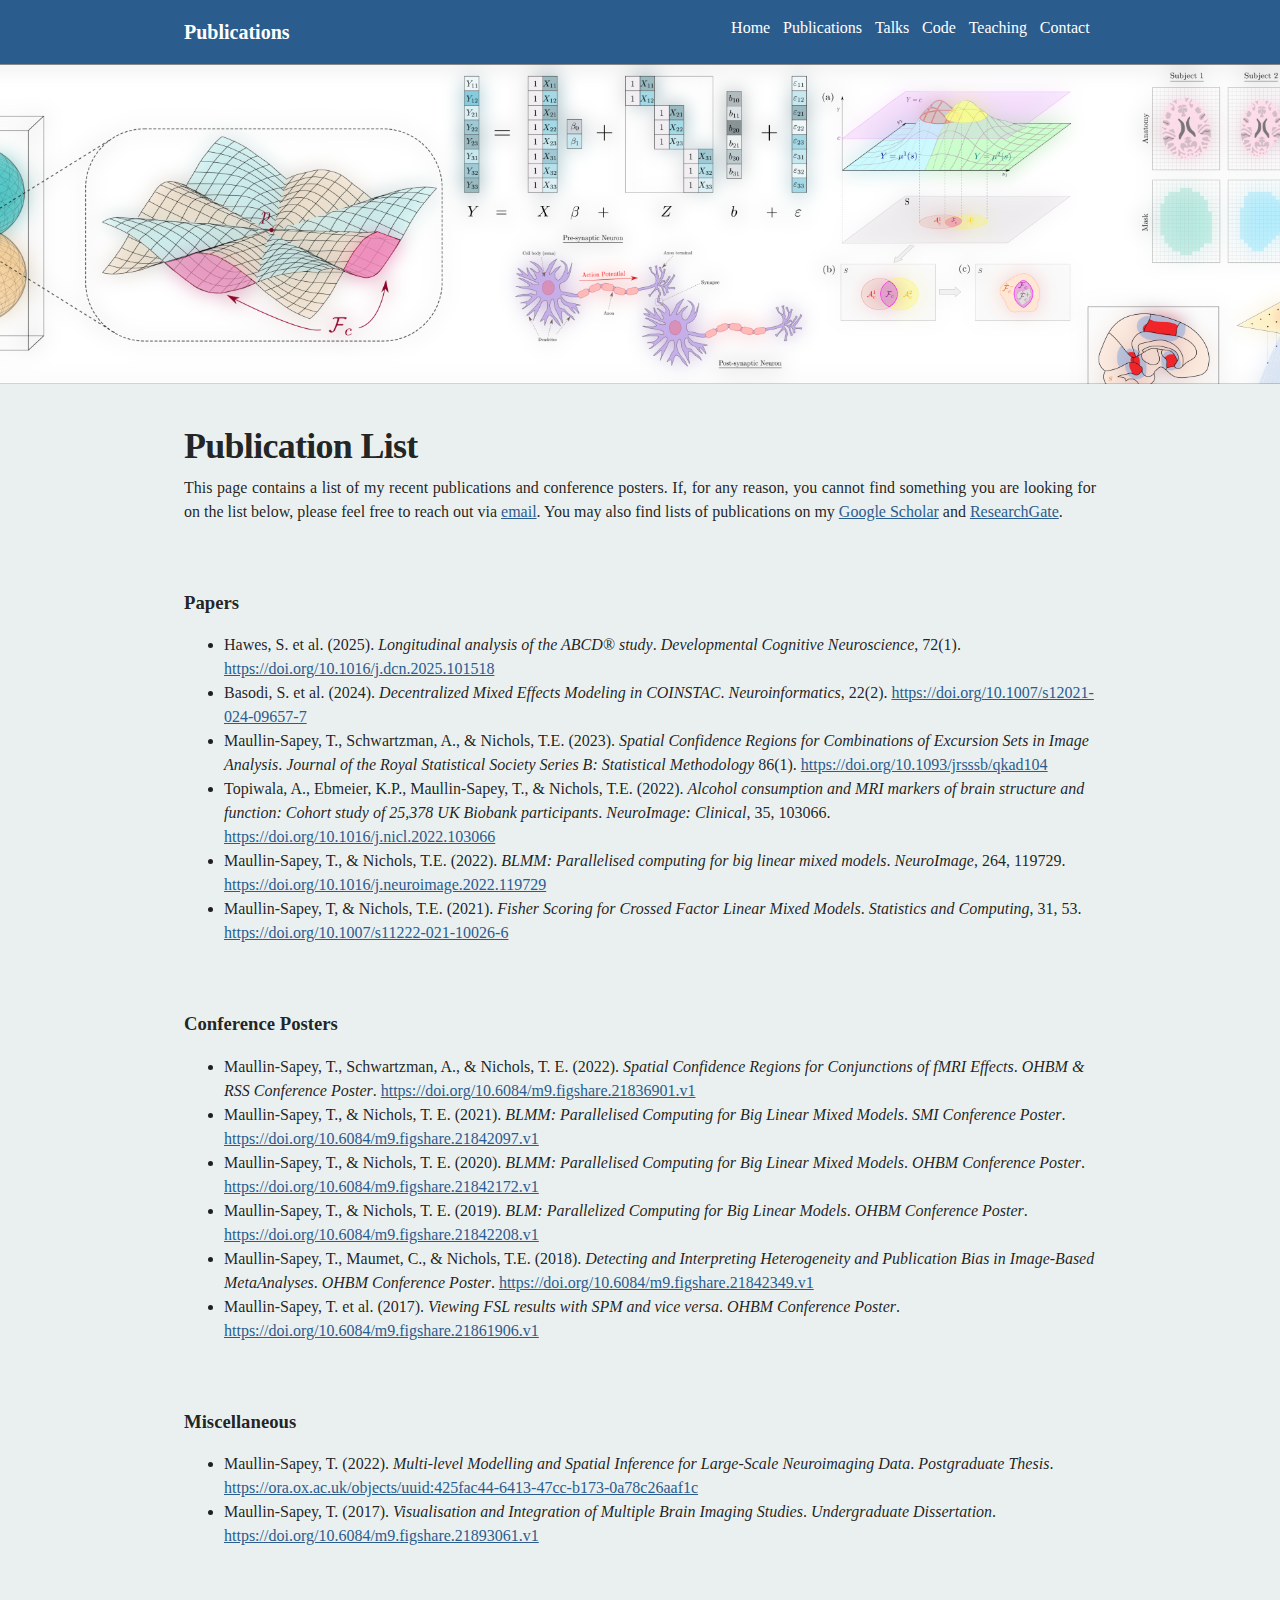
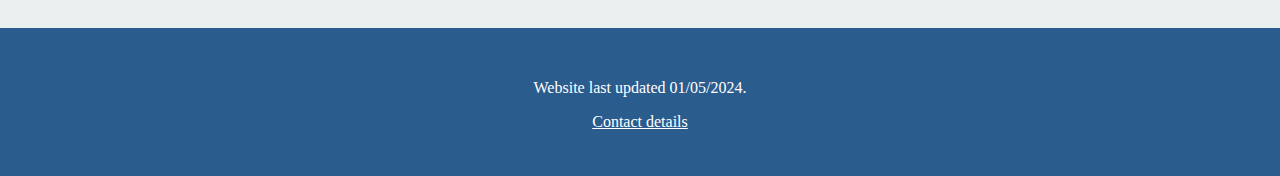
<file: publications.html>
<!DOCTYPE html>
<html>
    <head>
        <meta charset="utf-8">
        <meta http-equiv="X-UA-Compatible" content="IE=edge">
        <meta name="viewport" content="width=device-width, initial-scale=1.0">
        <meta name="turbo-cache-control" content="no-cache">
        <title>Tom Maullin</title>
        <meta name="Tom Maullin" content="Tom Maullin.">
        <link rel="canonical" href="index.html">
        <link rel="stylesheet" media="all" href="./css/themes.css" data-turbo-track="reload" />
        <link rel="stylesheet" media="all" href="./css/dropdown.css" data-turbo-track="reload" />
        <link rel="stylesheet" media="all" href="./css/argyle.css" data-turbo-track="reload" />
        <style>

            body {
              font-family: Cormorant, serif;
            }

            a:link,
            a:visited,
            a:hover,
            a:active {
              color: #2b5c8e;
              text-decoration: underline;
            }

            .argyle-header {
              background-color: #2b5c8e;
              color: #fff;
            }

            .argyle-header a {
              text-decoration: none;
                color: #fff;
            }

            .argyle-footer {
              background-color: #2b5c8e;
                color: #fff;
            }

              .argyle-footer a {
                color: #fff;
              }
        </style>
        <script>
            function resizeIframe(obj){
                obj.style.height = obj.contentWindow.document.body.scrollHeight + 'px';
            }
        </script>
    </head>
    <body data-controller="">
        <div class="theme-page theme-page--has-banner">
            <header class="argyle-header">
                

                <div class="mobile-header" style="float: right; padding-right: 20px;">
                    <button onclick="myFunction()" class="dropbtn">
                        <svg width="1.5em" height="1.5em" viewBox="0 0 24 24" fill="none" xmlns="http://www.w3.org/2000/svg" stroke="#fff">
                            <g id="SVGRepo_bgCarrier" stroke-width="0" onclick="myFunction()"/>
                            <g id="SVGRepo_tracerCarrier" stroke-linecap="round" stroke-linejoin="round" onclick="myFunction()"/>
                            <g id="SVGRepo_iconCarrier"> 
                                <g clip-path="url(#clip0_429_11066)" onclick="myFunction()"> 
                                    <path d="M3 6.00092H21M3 12.0009H21M3 18.0009H21" stroke="#fff" stroke-width="2.5" stroke-linecap="round" stroke-linejoin="round"/> 
                                </g> 
                                <defs> 
                                    <clipPath id="clip0_429_11066"> 
                                        <rect width="24" height="24" fill="white"  onclick="myFunction()" transform="translate(0 0.000915527)"/> 
                                    </clipPath> 
                                </defs> 
                            </g>
                        </svg>
                    </button>
                    <div id="myDropdown" class="dropdown-content" style="float: right;">
                        <a href="./index.html">Home</a>
                        <a href="./publications.html">Publications</a>
                        <a href="./talks.html">Talks</a>
                        <a href="./code.html">Code</a>
                        <a href="./teaching.html">Teaching</a>
                        <a href="./contact.html">Contact</a>
                    </div>
                </div>

                <div class="web-header">
                    <div class="container">
                        <div class="row">
                            <div class="col-xs-12">
                                <div class="flex-row">
                                    <div class="flex-fixed" data-site-editable-id="site_title">
                                        <h1>
                                            <a href="./publications.html">Publications</a>
                                        </h1>
                                    </div>
                                    <div class="flex-fixed" style="width: 16px"></div>
                                    <div class="flex-fill" data-site-editable-id="navpages" data-site-editable-label="Navlinks">
                                        <div class="flex-fixed" data-site-editable-id="site_title" style="
                                            float: right;
                                            padding: 0vw 0.5vw;">
                                            <a href="./contact.html">Contact</a>
                                        </div>
                                        <div class="flex-fixed" data-site-editable-id="site_title" style="
                                            float: right;
                                            padding: 0vw 0.5vw;">
                                            <a href="./teaching.html">Teaching</a>
                                        </div>
                                        <div class="flex-fixed" data-site-editable-id="site_title" style="
                                            float: right;
                                            padding: 0vw 0.5vw;">
                                            <a href="./code.html">Code</a>
                                        </div>
                                        <div class="flex-fixed" data-site-editable-id="site_title" style="
                                            float: right;
                                            padding: 0vw 0.5vw;">
                                            <a href="./talks.html">Talks</a>
                                        </div>
                                        <div class="flex-fixed" data-site-editable-id="site_title" style="
                                            float: right;
                                            padding: 0vw 0.5vw;">
                                            <a href="./publications.html">Publications</a>
                                        </div>
                                        <div class="flex-fixed" data-site-editable-id="site_title" style="
                                            float: right;
                                            padding: 0vw 0.5vw;">
                                            <a href="./index.html">Home</a>
                                        </div>
                                    </div>
                                </div>
                            </div>
                        </div>
                    </div>
                </div>
            </header>
            <div class="argyle-banner" style="position: relative;">
                <picture style="  object-fit: cover;
                  position: absolute; top: 0; right: 0; bottom: 0; left: 0;
                  height: 100%;
                  width: 100%;
                  overflow: hidden;
                ">
                    <source srcset="./img/banner.png" type="image/png">
                    <img src="./img/banner.png" style="  object-fit: cover;
                      position: absolute; top: 0; right: 0; bottom: 0; left: 0;
                      height: 100%;
                      width: 100%;
                      overflow: hidden;
                    " />
                </picture>
                <div style="
                      position: absolute; top: 0; right: 0; bottom: 0; left: 0;
                      height: 100%;
                      width: 100%;
                      overflow: hidden;
                      backdrop-filter: blur(10px);
                    "></div>
                <picture style="  object-fit: cover;
                  position: absolute; top: 0; right: 0; bottom: 0; left: 0;
                  height: 100%;
                  width: 100%;
                  overflow: hidden;
                ">
                    <source srcset="./img/banner.png" media="(max-width: 200px)" />
                    <source srcset="./img/banner.png" media="(max-width: 400px)" />
                    <source srcset="./img/banner.png" media="(max-width: 800px)" />
                    <source srcset="./img/banner.png" media="(min-width: 800.1px)" />
                    <img src="./img/banner.png" style="  object-fit: cover;
                      position: absolute; top: 0; right: 0; bottom: 0; left: 0;
                      height: 100%;
                      width: 100%;
                      overflow: hidden;
                    " />
                </picture>
            </div>
            <main class="argyle-main", style="background-color: rgb(234, 240, 240);">
                <div class="container">
                    <div class="row">
                        <div class="argyle-contact-mobile">
                            <div class="argyle-site-picture-frame" style="border-radius: 50%; border-color: rgb(234, 240, 240)" data-site-editable-id="site_picture">
                                <div class="theme-site-avatar-picture" style="
                                        position: relative;
                                        display: block;
                                        margin: 0 auto;
                                        padding: 100% 0 0;
                                        border-color: rgb(234, 240, 240);
                                        border-radius: 50%;
                                        ">
                                    <img src="./img/profile.png" , srcset="
                                                ./img/profile.png 1x
                                            " style="object-fit: cover; position: absolute; inset: 0; width: 100%; height: 100%; border-radius: 50%;  border-color: rgb(234, 240, 240)" />
                                </div>
                            </div>
                            <p class="blt-h2 blt-weight-bold" data-site-editable-id="contact">
                                Tom Maullin
                            </p>
                            <hr class="space-md">
                            <p class="blt-h4">
                                Lecturer in Statistics
                            </p>
                            <hr class="space-md">
                            <div class="contact-modal" data-controller="modal">
                                <div class="theme-btn" onclick="window.location.href='./contact.html'">
                                    Contact
                                </div>
                                <div class="contact-modal__content">
                                    <div class="" style="margin-bottom: 12px;" data-site-editable-id="site_picture">
                                        <div class="theme-site-avatar-picture" style="
                                                position: relative;
                                                display: block;
                                                margin: 0 auto;
                                                padding: 100% 0 0;
                                                border-color: rgb(234, 240, 240);
                                                border-radius: 50%;
                                                ">
                                            <img src="./img/profile.png" , srcset="
                                                        ./img/profile.png 1x
                                                    " style="object-fit: cover; position: absolute; inset: 0; width: 100%; height: 100%; border-radius: 50%;  border-color: rgb(234, 240, 240)" />
                                        </div>
                                    </div>
                                    <div data-site-editable-id="contact">
                                        <h3 class="blt-h3 theme-contact-name">
                                            Contact name
                                        </h3>
                                        <hr class="space-12">
                                        <p class="blt-p">
                                            Contact description
                                        </p>
                                        <hr class="space-md">
                                    </div>
                                    <div data-site-editable-id="contact">
                                        <p class="blt-p">
                                            Academic Department
                                        </p>
                                        <hr class="space-12" /> 
                                        <p class="blt-p">
                                            Academic Institution
                                        </p>
                                        <hr class="space-md" />
                                    </div>
                                    <div class="blt-p theme-contact-social-links" data-site-editable-id="social_links">
                                        <div class="theme-contact-social-link">
                                            <div class="theme-contact-social-link-icon">
                                                <svg xmlns="http://www.w3.org/2000/svg" aria-hidden="true" role="img" width="1em" height="1em" preserveAspectRatio="xMidYMid meet" viewBox="0 0 512 512"><path fill="currentColor" d="M459.37 151.716c.325 4.548.325 9.097.325 13.645c0 138.72-105.583 298.558-298.558 298.558c-59.452 0-114.68-17.219-161.137-47.106c8.447.974 16.568 1.299 25.34 1.299c49.055 0 94.213-16.568 130.274-44.832c-46.132-.975-84.792-31.188-98.112-72.772c6.498.974 12.995 1.624 19.818 1.624c9.421 0 18.843-1.3 27.614-3.573c-48.081-9.747-84.143-51.98-84.143-102.985v-1.299c13.969 7.797 30.214 12.67 47.431 13.319c-28.264-18.843-46.781-51.005-46.781-87.391c0-19.492 5.197-37.36 14.294-52.954c51.655 63.675 129.3 105.258 216.365 109.807c-1.624-7.797-2.599-15.918-2.599-24.04c0-57.828 46.782-104.934 104.934-104.934c30.213 0 57.502 12.67 76.67 33.137c23.715-4.548 46.456-13.32 66.599-25.34c-7.798 24.366-24.366 44.833-46.132 57.827c21.117-2.273 41.584-8.122 60.426-16.243c-14.292 20.791-32.161 39.308-52.628 54.253z" /></svg>
                                            </div>
                                            <div class="theme-contact-social-link-text">
                                                <a target="_blank" rel="noopener noreferrer" href="https://twitter.com/TomMaullin">Twitter</a>
                                            </div>
                                        </div>
                                        <div class="theme-contact-social-link">
                                            <div class="theme-contact-social-link-icon">
                                                <svg xmlns="http://www.w3.org/2000/svg" aria-hidden="true" role="img" width="1em" height="1em" preserveAspectRatio="xMidYMid meet" viewBox="0 0 512 512"><path fill="currentColor" d="M336.62 194.538c-7.13-3.328-13.866-5.56-20.253-6.614c-6.365-1.095-16.574-1.612-30.71-1.612h-36.704v152.747h37.634c14.673 0 26.081-1.013 34.224-3.017c8.142-2.004 14.921-4.526 20.356-7.626a69.448 69.448 0 0 0 14.942-11.388c14.488-14.714 21.742-33.273 21.742-55.717c0-22.052-7.44-40.052-22.341-53.982c-5.498-5.166-11.822-9.444-18.89-12.793zM256 8C119.022 8 8 119.042 8 256s111.022 248 248 248s248-111.042 248-248S392.978 8 256 8Zm-82.336 357.513h-29.389V160.148h29.389zM158.95 138.696c-11.14 0-20.213-9.01-20.213-20.212c0-11.118 9.052-20.191 20.213-20.191c11.18 0 20.232 9.052 20.232 20.191a20.194 20.194 0 0 1-20.232 20.212zm241.386 163.597c-5.29 12.545-12.834 23.581-22.65 33.088c-9.982 9.837-21.597 17.194-34.844 22.196c-7.75 3.017-14.839 5.063-21.307 6.117c-6.49 1.013-18.828 1.509-37.076 1.509h-64.956V160.148h69.233c27.962 0 50.034 4.154 66.32 12.545c16.265 8.37 29.181 20.728 38.792 36.972c9.61 16.265 14.425 34.018 14.425 53.196c.023 13.765-2.666 26.908-7.936 39.432z" /></svg>
                                            </div>
                                            <div class="theme-contact-social-link-text">
                                                <a target="_blank" rel="noopener noreferrer" href="https://orcid.org/">ORCID</a>
                                            </div>
                                        </div>
                                        <div class="theme-contact-social-link">
                                            <div class="theme-contact-social-link-icon">
                                                <svg xmlns="http://www.w3.org/2000/svg" aria-hidden="true" role="img" width="0.75em" height="1em" preserveAspectRatio="xMidYMid meet" viewBox="0 0 384 512"><path fill="currentColor" d="M228.66 408.101c-20.194-21.973-47.218-57.268-69.698-97.166c37.134-8.685 64.633-43.55 64.633-78.384c0-51.345-39.88-75.176-92.163-75.176c-27.023 0-48.583 1.365-68.716 1.365c-18.369 0-36.722 0-48.154-.445V171.6l17.401 3.192c11.97 2.302 18.783 7.765 18.783 36.214v180.6c0 28.435-6.813 33.928-18.783 36.2l-17.4 3.252v13.259c12.367-.445 33.912-1.351 55.473-1.351c20.624 0 47.217.906 58.68 1.35v-13.258l-23.847-3.253c-12.366-1.796-18.813-7.764-18.813-36.2v-76.542c11.002.921 20.624.921 35.325.921c27.96 49.95 54.551 87.56 69.652 104.962c13.78 16.526 34.85 27.054 61.442 27.054c7.781 0 16.023-1.367 21.054-3.683v-11.894c-16.496 0-32.992-11.477-44.87-24.321zM119.064 295.344c-15.591 0-22.434-.414-33.008-1.41V178.918c10.574-.92 24.752-.92 37.136-.92c38.531 0 61.427 20.195 61.427 56.839c0 36.215-24.736 60.506-65.555 60.506zm139.934-115.703c-.46-2.409-.875-5.217-1.243-8.456c-.383-3.268-.63-7.104-.782-11.63c-.154-4.496-.215-9.99-.215-16.282c0-6.323.061-11.74.215-16.25c.152-4.528.399-8.41.782-11.648c.368-3.223.782-6.046 1.243-8.455a50.885 50.885 0 0 1 1.78-6.982c3.943-11.923 10.405-20.885 19.443-26.901C289.244 67.02 300.308 64 313.443 64c6.752 0 12.875.782 18.307 2.377c5.371 1.581 10.189 3.76 14.44 6.553c4.189 2.762 7.81 6.015 10.802 9.698a52.87 52.87 0 0 1 7.474 11.878c.75 1.35.537 2.425-.66 3.176l-16.68 6.858c-1.413.753-2.41.37-3.193-1.12c-3.743-6.936-6.936-11.493-12.183-14.807c-5.31-3.3-10.22-4.865-18.308-4.865c-8.793 0-12.721 1.749-18.23 5.693c-5.463 3.867-9.468 8.732-11.832 16.143c-.474 1.335-.905 2.993-1.41 4.942c-.415 1.98-.753 4.404-.967 7.242c-.215 2.84-.415 6.353-.598 10.497c-.123 4.144-.184 9.177-.184 15.008c0 5.86.061 10.894.184 15.038c.184 4.128.383 7.641.598 10.48c.214 2.87.552 5.279.966 7.274c.507 1.919.937 3.575 1.411 4.927c2.364 7.38 5.74 11.415 10.712 14.654c4.911 3.284 10.557 5.648 19.35 5.648c7.811 0 14.962-2.225 19.626-5.618c4.62-3.39 8.456-7.87 10.175-13.994c.753-2.579 1.72-5.786 2.38-9.714c.598-3.929.598-8.087.598-13.825c0-.907-.508-1.367-1.352-1.367h-26.716c-1.504 0-2.24-.736-2.24-2.24v-15.314c0-1.52.736-2.257 2.24-2.257h49.028c1.535 0 2.257.737 2.257 2.257v13.09c0 6.935 0 13.365-.722 19.32c-.691 5.953-1.626 11.109-2.808 14.868c-3.744 11.77-9.682 20.15-18.782 26.394c-9.131 6.291-20.9 9.682-33.684 9.682c-13.135 0-24.199-3.022-33.221-9.022c-9.039-6.077-15.5-14.993-19.443-26.916a51.103 51.103 0 0 1-1.78-6.997z" /></svg>
                                            </div>
                                            <div class="theme-contact-social-link-text">
                                                <a target="_blank" rel="noopener noreferrer" href="https://www.researchgate.net/">ResearchGate</a>
                                            </div>
                                        </div>
                                    </div>
                                    <hr class="space-md">
                                </div>
                                <div class="contact-modal__overlay" data-action="click->modal#hide">
                                </div>
                            </div>
                        </div>
                        <hr class="space-lg hidden-md-up">
                        <div data-site-editable-id="list">
                            <h2 class="blt-h2">Publication List</h2>
                            <p style="text-align:justify"> This page contains a list of my recent publications and conference posters. If, for any reason, you cannot find something you are looking for on the list below, please feel free to reach out via <a href="mailto: Thomas.Maullin-Sapey@bdi.ox.ac.uk">email</a>. You may also find lists of publications on my <a href="https://scholar.google.com/citations?user=MjtpDR0AAAAJ&hl=en&oi=ao">Google Scholar</a> and <a href="https://www.researchgate.net/profile/Thomas_Maullin-Sapey">ResearchGate</a>.</p>
                            <hr id="Papers" class="space-md">
                            <h3>Papers</h3>
                            <ul>
                                <li>
                                    Hawes, S. et al. (2025).
                                    <em>Longitudinal analysis of the ABCD® study</em>.
                                    <em>Developmental Cognitive Neuroscience</em>, 72(1).
                                    <a href="https://doi.org/10.1016/j.dcn.2025.101518">https://doi.org/10.1016/j.dcn.2025.101518</a>
                                </li>
                                <li>
                                    Basodi, S. et al. (2024).
                                    <em>Decentralized Mixed Effects Modeling in COINSTAC</em>.
                                    <em>Neuroinformatics</em>, 22(2).
                                    <a href="https://doi.org/10.1007/s12021-024-09657-7">https://doi.org/10.1007/s12021-024-09657-7</a>
                                </li>
                                <li>
                                    Maullin-Sapey, T., Schwartzman, A., & Nichols, T.E. (2023). 
                                    <em>Spatial Confidence Regions for Combinations of Excursion Sets in Image Analysis</em>. 
                                    <em>Journal of the Royal Statistical Society Series B: Statistical Methodology</em> 86(1). 
                                    <a href="https://doi.org/10.1093/jrsssb/qkad104">https://doi.org/10.1093/jrsssb/qkad104</a>
                                </li>
                                <li>
                                    Topiwala, A., Ebmeier, K.P., Maullin-Sapey, T., & Nichols, T.E. (2022). 
                                    <em>Alcohol consumption and MRI markers of brain structure and function: Cohort study of 25,378 UK Biobank participants</em>. 
                                    <em>NeuroImage: Clinical</em>, 35, 103066. 
                                    <a href="https://doi.org/10.1016/j.nicl.2022.103066">https://doi.org/10.1016/j.nicl.2022.103066</a>
                                </li>
                                <li>
                                    Maullin-Sapey, T., & Nichols, T.E. (2022). 
                                    <em>BLMM: Parallelised computing for big linear mixed models</em>. 
                                    <em>NeuroImage</em>, 264, 119729. 
                                    <a href="https://doi.org/10.1016/j.neuroimage.2022.119729">https://doi.org/10.1016/j.neuroimage.2022.119729</a>
                                </li>
                                <li>
                                    Maullin-Sapey, T, & Nichols, T.E. (2021). 
                                    <em>Fisher Scoring for Crossed Factor Linear Mixed Models</em>. 
                                    <em>Statistics and Computing</em>, 31, 53. 
                                    <a href="https://doi.org/10.1007/s11222-021-10026-6">https://doi.org/10.1007/s11222-021-10026-6</a>
                                </li>
                            </ul>
                            <hr class="space-md">
                            <h3>Conference Posters</h3>
                            <ul>
                                <li>
                                    Maullin-Sapey, T., Schwartzman, A., & Nichols, T. E. (2022). 
                                    <em>Spatial Confidence Regions for Conjunctions of fMRI Effects</em>. 
                                    <em>OHBM & RSS Conference Poster</em>. 
                                    <a href="https://doi.org/10.6084/m9.figshare.21836901.v1">https://doi.org/10.6084/m9.figshare.21836901.v1</a>
                                </li>
                                <li>
                                    Maullin-Sapey, T., & Nichols, T. E. (2021). 
                                    <em>BLMM: Parallelised Computing for Big Linear Mixed Models</em>. 
                                    <em>SMI Conference Poster</em>. 
                                    <a href="https://doi.org/10.6084/m9.figshare.21842097.v1">https://doi.org/10.6084/m9.figshare.21842097.v1</a>
                                </li>
                                <li>
                                    Maullin-Sapey, T., & Nichols, T. E. (2020). 
                                    <em>BLMM: Parallelised Computing for Big Linear Mixed Models</em>. 
                                    <em>OHBM Conference Poster</em>. 
                                    <a href="https://doi.org/10.6084/m9.figshare.21842172.v1">https://doi.org/10.6084/m9.figshare.21842172.v1</a>
                                </li>
                                <li>
                                    Maullin-Sapey, T., & Nichols, T. E. (2019). 
                                    <em>BLM: Parallelized Computing for Big Linear Models</em>. 
                                    <em>OHBM Conference Poster</em>. 
                                    <a href="https://doi.org/10.6084/m9.figshare.21842208.v1">https://doi.org/10.6084/m9.figshare.21842208.v1</a>
                                </li>
                                <li>Maullin-Sapey, T., Maumet, C., & Nichols, T.E. (2018). 
                                    <em>Detecting and Interpreting Heterogeneity and Publication Bias in Image-Based MetaAnalyses</em>. 
                                    <em>OHBM Conference Poster</em>. 
                                    <a href="https://doi.org/10.6084/m9.figshare.21842349.v1">https://doi.org/10.6084/m9.figshare.21842349.v1</a> 
                                </li>
                                <li>Maullin-Sapey, T. et al. (2017). 
                                    <em>Viewing FSL results with SPM and vice versa</em>. 
                                    <em>OHBM Conference Poster</em>. 
                                    <a href="https://doi.org/10.6084/m9.figshare.21861906.v1">https://doi.org/10.6084/m9.figshare.21861906.v1</a> 
                                </li>
                            </ul>                              
                            <hr class="space-md">
                            <h3>Miscellaneous</h3>
                            <ul>
                                <li>Maullin-Sapey, T. (2022). 
                                    <em>Multi-level Modelling and Spatial Inference for Large-Scale Neuroimaging Data</em>. 
                                    <em>Postgraduate Thesis</em>. 
                                    <a href="https://ora.ox.ac.uk/objects/uuid:425fac44-6413-47cc-b173-0a78c26aaf1c">https://ora.ox.ac.uk/objects/uuid:425fac44-6413-47cc-b173-0a78c26aaf1c</a>
                                </li>
                                <li>Maullin-Sapey, T. (2017). 
                                    <em>Visualisation and Integration of Multiple Brain Imaging Studies</em>. 
                                    <em>Undergraduate Dissertation</em>. 
                                    <a href="https://doi.org/10.6084/m9.figshare.21893061.v1">https://doi.org/10.6084/m9.figshare.21893061.v1</a>
                                </li>
                            </ul>
                        </div>
                        <div class="space-xl"></div>

                    </div>
                </div>
            </main>
            <footer class="argyle-footer">
                <div class="container">
                    <hr class="space-lg">
                    <div class="blt-align-center">
                        <span style="display: inline-block">
                            <div class="blt-p">
                                Website last updated 01/05/2024.
                            </div>
                        </span>
                        <hr class="space-xs">
                        <div class="blt-p">
                            <a href="./contact.html">Contact details</a>
                        </div>
                    </div>
                    <hr class="space-lg">
                </div>
            </footer>
        </div>
    </body>
    <script id="cf" type="text/javascript" src="./js/dropdown.js"></script>

</html>
</file>
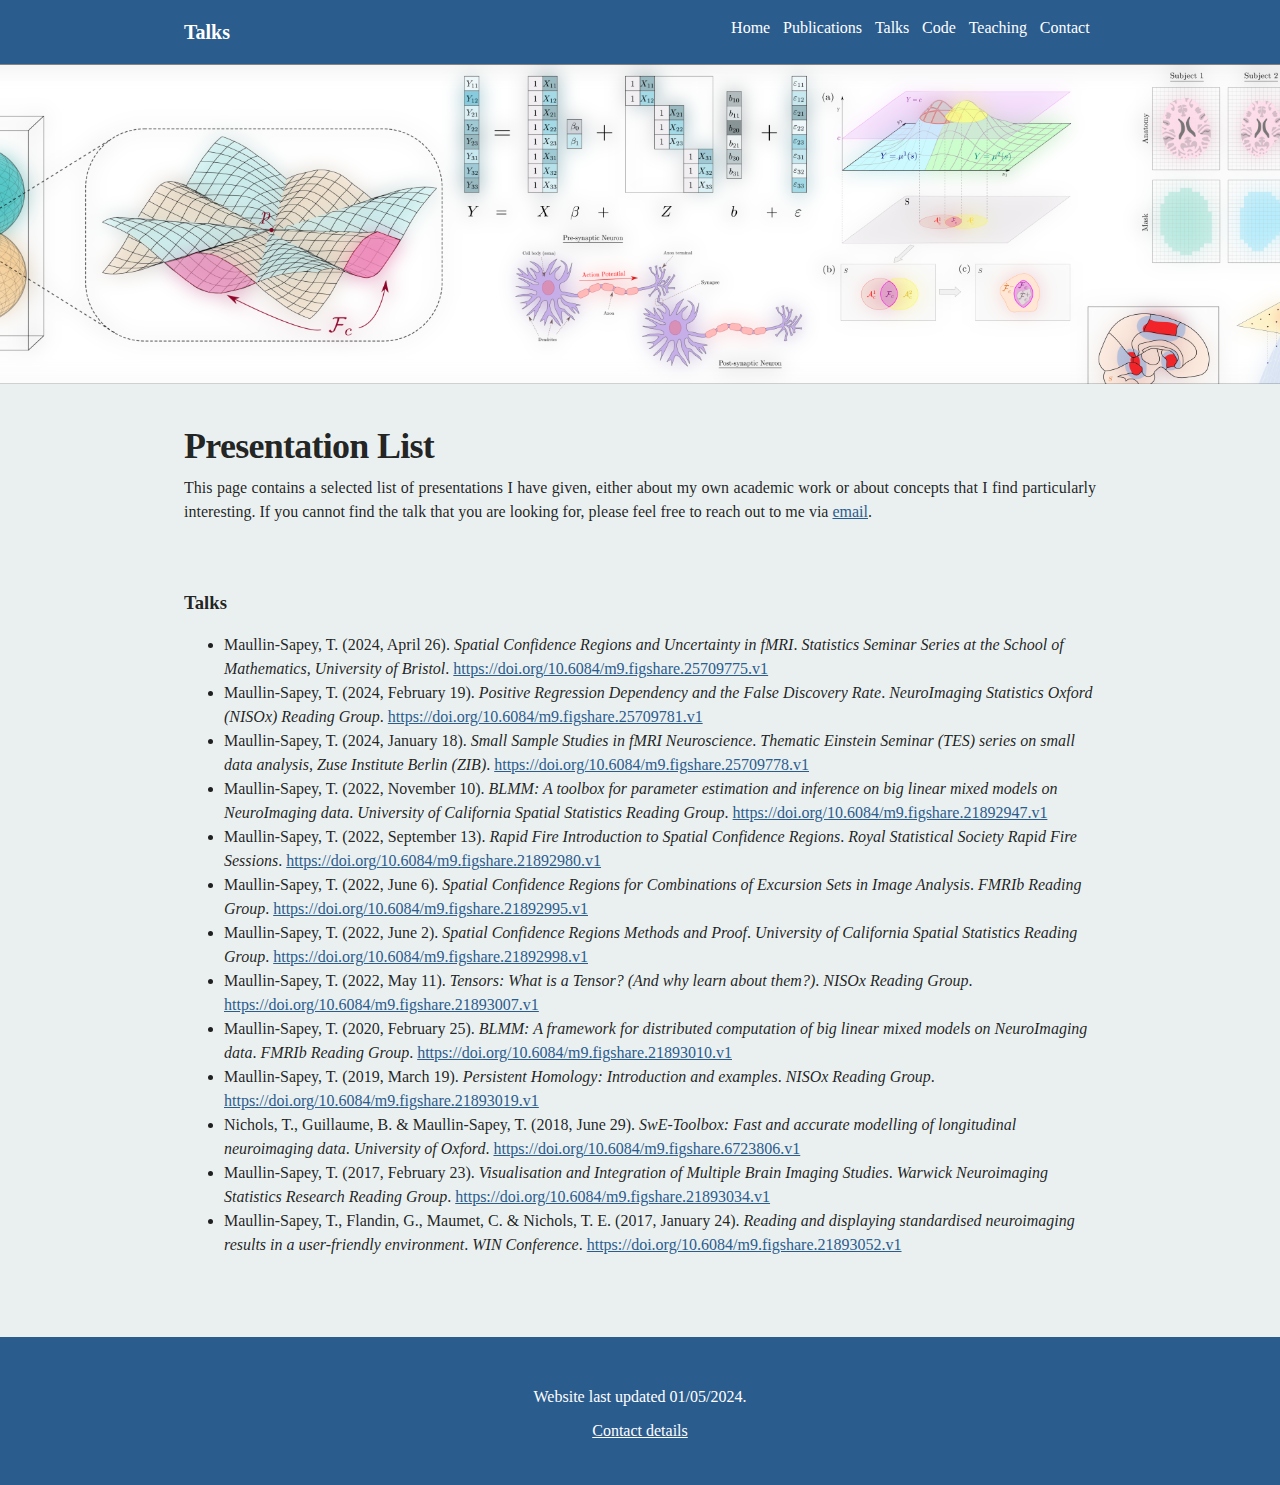
<file: talks.html>
<!DOCTYPE html>
<html>
    <head>
        <meta charset="utf-8">
        <meta http-equiv="X-UA-Compatible" content="IE=edge">
        <meta name="viewport" content="width=device-width, initial-scale=1.0">
        <meta name="turbo-cache-control" content="no-cache">
        <title>Tom Maullin</title>
        <meta name="Tom Maullin" content="Tom Maullin.">
        <link rel="canonical" href="index.html">
        <link rel="stylesheet" media="all" href="./css/themes.css" data-turbo-track="reload" />
        <link rel="stylesheet" media="all" href="./css/dropdown.css" data-turbo-track="reload" />
        <link rel="stylesheet" media="all" href="./css/argyle.css" data-turbo-track="reload" />
        <style>

            body {
              font-family: Cormorant, serif;
            }

            a:link,
            a:visited,
            a:hover,
            a:active {
              color: #2b5c8e;
              text-decoration: underline;
            }

            .argyle-header {
              background-color: #2b5c8e;
              color: #fff;
            }

            .argyle-header a {
              text-decoration: none;
                color: #fff;
            }

            .argyle-footer {
              background-color: #2b5c8e;
                color: #fff;
            }

              .argyle-footer a {
                color: #fff;
              }
        </style>
        <script>
            function resizeIframe(obj){
                obj.style.height = obj.contentWindow.document.body.scrollHeight + 'px';
            }
        </script>
    </head>
    <body data-controller="">
        <div class="theme-page theme-page--has-banner">
            <header class="argyle-header">
                

                <div class="mobile-header" style="float: right; padding-right: 20px;">
                    <button onclick="myFunction()" class="dropbtn">
                        <svg width="1.5em" height="1.5em" viewBox="0 0 24 24" fill="none" xmlns="http://www.w3.org/2000/svg" stroke="#fff">
                            <g id="SVGRepo_bgCarrier" stroke-width="0" onclick="myFunction()"/>
                            <g id="SVGRepo_tracerCarrier" stroke-linecap="round" stroke-linejoin="round" onclick="myFunction()"/>
                            <g id="SVGRepo_iconCarrier"> 
                                <g clip-path="url(#clip0_429_11066)" onclick="myFunction()"> 
                                    <path d="M3 6.00092H21M3 12.0009H21M3 18.0009H21" stroke="#fff" stroke-width="2.5" stroke-linecap="round" stroke-linejoin="round"/> 
                                </g> 
                                <defs> 
                                    <clipPath id="clip0_429_11066"> 
                                        <rect width="24" height="24" fill="white"  onclick="myFunction()" transform="translate(0 0.000915527)"/> 
                                    </clipPath> 
                                </defs> 
                            </g>
                        </svg>
                    </button>
                    <div id="myDropdown" class="dropdown-content" style="float: right;">
                        <a href="./index.html">Home</a>
                        <a href="./publications.html">Publications</a>
                        <a href="./talks.html">Talks</a>
                        <a href="./code.html">Code</a>
                        <a href="./teaching.html">Teaching</a>
                        <a href="./contact.html">Contact</a>
                    </div>
                </div>

                <div class="web-header">
                    <div class="container">
                        <div class="row">
                            <div class="col-xs-12">
                                <div class="flex-row">
                                    <div class="flex-fixed" data-site-editable-id="site_title">
                                        <h1>
                                            <a href="./talks.html">Talks</a>
                                        </h1>
                                    </div>
                                    <div class="flex-fixed" style="width: 16px"></div>
                                    <div class="flex-fill" data-site-editable-id="navpages" data-site-editable-label="Navlinks">
                                        <div class="flex-fixed" data-site-editable-id="site_title" style="
                                            float: right;
                                            padding: 0vw 0.5vw;">
                                            <a href="./contact.html">Contact</a>
                                        </div>
                                        <div class="flex-fixed" data-site-editable-id="site_title" style="
                                            float: right;
                                            padding: 0vw 0.5vw;">
                                            <a href="./teaching.html">Teaching</a>
                                        </div>
                                        <div class="flex-fixed" data-site-editable-id="site_title" style="
                                            float: right;
                                            padding: 0vw 0.5vw;">
                                            <a href="./code.html">Code</a>
                                        </div>
                                        <div class="flex-fixed" data-site-editable-id="site_title" style="
                                            float: right;
                                            padding: 0vw 0.5vw;">
                                            <a href="./talks.html">Talks</a>
                                        </div>
                                        <div class="flex-fixed" data-site-editable-id="site_title" style="
                                            float: right;
                                            padding: 0vw 0.5vw;">
                                            <a href="./publications.html">Publications</a>
                                        </div>
                                        <div class="flex-fixed" data-site-editable-id="site_title" style="
                                            float: right;
                                            padding: 0vw 0.5vw;">
                                            <a href="./index.html">Home</a>
                                        </div>
                                    </div>
                                </div>
                            </div>
                        </div>
                    </div>
                </div>
            </header>
            <div class="argyle-banner" style="position: relative;">
                <picture style="  object-fit: cover;
                  position: absolute; top: 0; right: 0; bottom: 0; left: 0;
                  height: 100%;
                  width: 100%;
                  overflow: hidden;
                ">
                    <source srcset="./img/banner.png" type="image/png">
                    <img src="./img/banner.png" style="  object-fit: cover;
                      position: absolute; top: 0; right: 0; bottom: 0; left: 0;
                      height: 100%;
                      width: 100%;
                      overflow: hidden;
                    " />
                </picture>
                <div style="
                      position: absolute; top: 0; right: 0; bottom: 0; left: 0;
                      height: 100%;
                      width: 100%;
                      overflow: hidden;
                      backdrop-filter: blur(10px);
                    "></div>
                <picture style="  object-fit: cover;
                  position: absolute; top: 0; right: 0; bottom: 0; left: 0;
                  height: 100%;
                  width: 100%;
                  overflow: hidden;
                ">
                    <source srcset="./img/banner.png" media="(max-width: 200px)" />
                    <source srcset="./img/banner.png" media="(max-width: 400px)" />
                    <source srcset="./img/banner.png" media="(max-width: 800px)" />
                    <source srcset="./img/banner.png" media="(min-width: 800.1px)" />
                    <img src="./img/banner.png" style="  object-fit: cover;
                      position: absolute; top: 0; right: 0; bottom: 0; left: 0;
                      height: 100%;
                      width: 100%;
                      overflow: hidden;
                    " />
                </picture>
            </div>
            <main class="argyle-main", style="background-color: rgb(234, 240, 240);">
                <div class="container">
                    <div class="row">
                        <div class="argyle-contact-mobile">
                            <div class="argyle-site-picture-frame" style="border-radius: 50%; border-color: rgb(234, 240, 240)" data-site-editable-id="site_picture">
                                <div class="theme-site-avatar-picture" style="
                                        position: relative;
                                        display: block;
                                        margin: 0 auto;
                                        padding: 100% 0 0;
                                        border-color: rgb(234, 240, 240);
                                        border-radius: 50%;
                                        ">
                                    <img src="./img/profile.png" , srcset="
                                                ./img/profile.png 1x
                                            " style="object-fit: cover; position: absolute; inset: 0; width: 100%; height: 100%; border-radius: 50%;  border-color: rgb(234, 240, 240)" />
                                </div>
                            </div>
                            <p class="blt-h2 blt-weight-bold" data-site-editable-id="contact">
                                Tom Maullin
                            </p>
                            <hr class="space-md">
                            <p class="blt-h4">
                                Lecturer in Statistics
                            </p>
                            <hr class="space-md">
                            <div class="contact-modal" data-controller="modal">
                                <div class="theme-btn" onclick="window.location.href='./contact.html'">
                                    Contact
                                </div>
                                <div class="contact-modal__content">
                                    <div class="" style="margin-bottom: 12px;" data-site-editable-id="site_picture">
                                        <div class="theme-site-avatar-picture" style="
                                                position: relative;
                                                display: block;
                                                margin: 0 auto;
                                                padding: 100% 0 0;
                                                border-color: rgb(234, 240, 240);
                                                border-radius: 50%;
                                                ">
                                            <img src="./img/profile.png" , srcset="
                                                        ./img/profile.png 1x
                                                    " style="object-fit: cover; position: absolute; inset: 0; width: 100%; height: 100%; border-radius: 50%;  border-color: rgb(234, 240, 240)" />
                                        </div>
                                    </div>
                                    <div data-site-editable-id="contact">
                                        <h3 class="blt-h3 theme-contact-name">
                                            Contact name
                                        </h3>
                                        <hr class="space-12">
                                        <p class="blt-p">
                                            Contact description
                                        </p>
                                        <hr class="space-md">
                                    </div>
                                    <div data-site-editable-id="contact">
                                        <p class="blt-p">
                                            Academic Department
                                        </p>
                                        <hr class="space-12" /> 
                                        <p class="blt-p">
                                            Academic Institution
                                        </p>
                                        <hr class="space-md" />
                                    </div>
                                    <div class="blt-p theme-contact-social-links" data-site-editable-id="social_links">
                                        <div class="theme-contact-social-link">
                                            <div class="theme-contact-social-link-icon">
                                                <svg xmlns="http://www.w3.org/2000/svg" aria-hidden="true" role="img" width="1em" height="1em" preserveAspectRatio="xMidYMid meet" viewBox="0 0 512 512"><path fill="currentColor" d="M459.37 151.716c.325 4.548.325 9.097.325 13.645c0 138.72-105.583 298.558-298.558 298.558c-59.452 0-114.68-17.219-161.137-47.106c8.447.974 16.568 1.299 25.34 1.299c49.055 0 94.213-16.568 130.274-44.832c-46.132-.975-84.792-31.188-98.112-72.772c6.498.974 12.995 1.624 19.818 1.624c9.421 0 18.843-1.3 27.614-3.573c-48.081-9.747-84.143-51.98-84.143-102.985v-1.299c13.969 7.797 30.214 12.67 47.431 13.319c-28.264-18.843-46.781-51.005-46.781-87.391c0-19.492 5.197-37.36 14.294-52.954c51.655 63.675 129.3 105.258 216.365 109.807c-1.624-7.797-2.599-15.918-2.599-24.04c0-57.828 46.782-104.934 104.934-104.934c30.213 0 57.502 12.67 76.67 33.137c23.715-4.548 46.456-13.32 66.599-25.34c-7.798 24.366-24.366 44.833-46.132 57.827c21.117-2.273 41.584-8.122 60.426-16.243c-14.292 20.791-32.161 39.308-52.628 54.253z" /></svg>
                                            </div>
                                            <div class="theme-contact-social-link-text">
                                                <a target="_blank" rel="noopener noreferrer" href="https://twitter.com/TomMaullin">Twitter</a>
                                            </div>
                                        </div>
                                        <div class="theme-contact-social-link">
                                            <div class="theme-contact-social-link-icon">
                                                <svg xmlns="http://www.w3.org/2000/svg" aria-hidden="true" role="img" width="1em" height="1em" preserveAspectRatio="xMidYMid meet" viewBox="0 0 512 512"><path fill="currentColor" d="M336.62 194.538c-7.13-3.328-13.866-5.56-20.253-6.614c-6.365-1.095-16.574-1.612-30.71-1.612h-36.704v152.747h37.634c14.673 0 26.081-1.013 34.224-3.017c8.142-2.004 14.921-4.526 20.356-7.626a69.448 69.448 0 0 0 14.942-11.388c14.488-14.714 21.742-33.273 21.742-55.717c0-22.052-7.44-40.052-22.341-53.982c-5.498-5.166-11.822-9.444-18.89-12.793zM256 8C119.022 8 8 119.042 8 256s111.022 248 248 248s248-111.042 248-248S392.978 8 256 8Zm-82.336 357.513h-29.389V160.148h29.389zM158.95 138.696c-11.14 0-20.213-9.01-20.213-20.212c0-11.118 9.052-20.191 20.213-20.191c11.18 0 20.232 9.052 20.232 20.191a20.194 20.194 0 0 1-20.232 20.212zm241.386 163.597c-5.29 12.545-12.834 23.581-22.65 33.088c-9.982 9.837-21.597 17.194-34.844 22.196c-7.75 3.017-14.839 5.063-21.307 6.117c-6.49 1.013-18.828 1.509-37.076 1.509h-64.956V160.148h69.233c27.962 0 50.034 4.154 66.32 12.545c16.265 8.37 29.181 20.728 38.792 36.972c9.61 16.265 14.425 34.018 14.425 53.196c.023 13.765-2.666 26.908-7.936 39.432z" /></svg>
                                            </div>
                                            <div class="theme-contact-social-link-text">
                                                <a target="_blank" rel="noopener noreferrer" href="https://orcid.org/">ORCID</a>
                                            </div>
                                        </div>
                                        <div class="theme-contact-social-link">
                                            <div class="theme-contact-social-link-icon">
                                                <svg xmlns="http://www.w3.org/2000/svg" aria-hidden="true" role="img" width="0.75em" height="1em" preserveAspectRatio="xMidYMid meet" viewBox="0 0 384 512"><path fill="currentColor" d="M228.66 408.101c-20.194-21.973-47.218-57.268-69.698-97.166c37.134-8.685 64.633-43.55 64.633-78.384c0-51.345-39.88-75.176-92.163-75.176c-27.023 0-48.583 1.365-68.716 1.365c-18.369 0-36.722 0-48.154-.445V171.6l17.401 3.192c11.97 2.302 18.783 7.765 18.783 36.214v180.6c0 28.435-6.813 33.928-18.783 36.2l-17.4 3.252v13.259c12.367-.445 33.912-1.351 55.473-1.351c20.624 0 47.217.906 58.68 1.35v-13.258l-23.847-3.253c-12.366-1.796-18.813-7.764-18.813-36.2v-76.542c11.002.921 20.624.921 35.325.921c27.96 49.95 54.551 87.56 69.652 104.962c13.78 16.526 34.85 27.054 61.442 27.054c7.781 0 16.023-1.367 21.054-3.683v-11.894c-16.496 0-32.992-11.477-44.87-24.321zM119.064 295.344c-15.591 0-22.434-.414-33.008-1.41V178.918c10.574-.92 24.752-.92 37.136-.92c38.531 0 61.427 20.195 61.427 56.839c0 36.215-24.736 60.506-65.555 60.506zm139.934-115.703c-.46-2.409-.875-5.217-1.243-8.456c-.383-3.268-.63-7.104-.782-11.63c-.154-4.496-.215-9.99-.215-16.282c0-6.323.061-11.74.215-16.25c.152-4.528.399-8.41.782-11.648c.368-3.223.782-6.046 1.243-8.455a50.885 50.885 0 0 1 1.78-6.982c3.943-11.923 10.405-20.885 19.443-26.901C289.244 67.02 300.308 64 313.443 64c6.752 0 12.875.782 18.307 2.377c5.371 1.581 10.189 3.76 14.44 6.553c4.189 2.762 7.81 6.015 10.802 9.698a52.87 52.87 0 0 1 7.474 11.878c.75 1.35.537 2.425-.66 3.176l-16.68 6.858c-1.413.753-2.41.37-3.193-1.12c-3.743-6.936-6.936-11.493-12.183-14.807c-5.31-3.3-10.22-4.865-18.308-4.865c-8.793 0-12.721 1.749-18.23 5.693c-5.463 3.867-9.468 8.732-11.832 16.143c-.474 1.335-.905 2.993-1.41 4.942c-.415 1.98-.753 4.404-.967 7.242c-.215 2.84-.415 6.353-.598 10.497c-.123 4.144-.184 9.177-.184 15.008c0 5.86.061 10.894.184 15.038c.184 4.128.383 7.641.598 10.48c.214 2.87.552 5.279.966 7.274c.507 1.919.937 3.575 1.411 4.927c2.364 7.38 5.74 11.415 10.712 14.654c4.911 3.284 10.557 5.648 19.35 5.648c7.811 0 14.962-2.225 19.626-5.618c4.62-3.39 8.456-7.87 10.175-13.994c.753-2.579 1.72-5.786 2.38-9.714c.598-3.929.598-8.087.598-13.825c0-.907-.508-1.367-1.352-1.367h-26.716c-1.504 0-2.24-.736-2.24-2.24v-15.314c0-1.52.736-2.257 2.24-2.257h49.028c1.535 0 2.257.737 2.257 2.257v13.09c0 6.935 0 13.365-.722 19.32c-.691 5.953-1.626 11.109-2.808 14.868c-3.744 11.77-9.682 20.15-18.782 26.394c-9.131 6.291-20.9 9.682-33.684 9.682c-13.135 0-24.199-3.022-33.221-9.022c-9.039-6.077-15.5-14.993-19.443-26.916a51.103 51.103 0 0 1-1.78-6.997z" /></svg>
                                            </div>
                                            <div class="theme-contact-social-link-text">
                                                <a target="_blank" rel="noopener noreferrer" href="https://www.researchgate.net/">ResearchGate</a>
                                            </div>
                                        </div>
                                    </div>
                                    <hr class="space-md">
                                </div>
                                <div class="contact-modal__overlay" data-action="click->modal#hide">
                                </div>
                            </div>
                        </div>
                        <hr class="space-lg hidden-md-up">
                        <div data-site-editable-id="list">
                            <h2 class="blt-h2">Presentation List</h2>
                            <p style="text-align:justify"> 
                                This page contains a selected list of presentations I have given, either about my own academic work or about concepts that I find particularly interesting. If you cannot find the talk that you are looking for, please feel free to reach out to me via <a href="mailto: Thomas.Maullin-Sapey@bdi.ox.ac.uk">email</a>. 
                            </p>
                            <hr class="space-md">
                            <h3>Talks</h3>
                            <ul>
                                <li>
                                    Maullin-Sapey, T. (2024, April 26). 
                                    <em>Spatial Confidence Regions and Uncertainty in fMRI</em>. 
                                    <em>Statistics Seminar Series at the School of Mathematics, University of Bristol</em>. 
                                    <a href="https://doi.org/10.6084/m9.figshare.25709775.v1">https://doi.org/10.6084/m9.figshare.25709775.v1</a>
                                </li>
                                <li>
                                    Maullin-Sapey, T. (2024, February 19). 
                                    <em>Positive Regression Dependency and the False Discovery Rate</em>. 
                                    <em>NeuroImaging Statistics Oxford (NISOx) Reading Group</em>. 
                                    <a href="https://doi.org/10.6084/m9.figshare.25709781.v1">https://doi.org/10.6084/m9.figshare.25709781.v1</a>
                                </li>
                                <li>
                                    Maullin-Sapey, T. (2024, January 18). 
                                    <em>Small Sample Studies in fMRI Neuroscience</em>. 
                                    <em>Thematic Einstein Seminar (TES) series on small data analysis, Zuse Institute Berlin (ZIB)</em>. 
                                    <a href="https://doi.org/10.6084/m9.figshare.25709778.v1">https://doi.org/10.6084/m9.figshare.25709778.v1</a>
                                </li>
                                <li>
                                    Maullin-Sapey, T. (2022, November 10). 
                                    <em>BLMM: A toolbox for parameter estimation and inference on big linear mixed models on NeuroImaging data</em>. 
                                    <em>University of California Spatial Statistics Reading Group</em>. 
                                    <a href="https://doi.org/10.6084/m9.figshare.21892947.v1">https://doi.org/10.6084/m9.figshare.21892947.v1</a>
                                </li>
                                <li>
                                    Maullin-Sapey, T. (2022, September 13). 
                                    <em>Rapid Fire Introduction to Spatial Confidence Regions</em>. 
                                    <em>Royal Statistical Society Rapid Fire Sessions</em>. 
                                    <a href="https://doi.org/10.6084/m9.figshare.21892980.v1">https://doi.org/10.6084/m9.figshare.21892980.v1</a>
                                </li>
                                <li>
                                    Maullin-Sapey, T. (2022, June 6). 
                                    <em>Spatial Confidence Regions for Combinations of Excursion Sets in Image Analysis</em>. 
                                    <em>FMRIb Reading Group</em>. 
                                    <a href="https://doi.org/10.6084/m9.figshare.21892995.v1">https://doi.org/10.6084/m9.figshare.21892995.v1</a>
                                </li>
                                <li>
                                    Maullin-Sapey, T. (2022, June 2). 
                                    <em>Spatial Confidence Regions Methods and Proof</em>. 
                                    <em>University of California Spatial Statistics Reading Group</em>. 
                                    <a href="https://doi.org/10.6084/m9.figshare.21892998.v1">https://doi.org/10.6084/m9.figshare.21892998.v1</a>
                                </li>
                                <li>
                                    Maullin-Sapey, T. (2022, May 11). 
                                    <em>Tensors: What is a Tensor? (And why learn about them?)</em>. 
                                    <em>NISOx Reading Group</em>. 
                                    <a href="https://doi.org/10.6084/m9.figshare.21893007.v1">https://doi.org/10.6084/m9.figshare.21893007.v1</a>
                                </li>
                                <li>
                                    Maullin-Sapey, T. (2020, February 25). 
                                    <em>BLMM: A framework for distributed computation of big linear mixed models on NeuroImaging data</em>. 
                                    <em>FMRIb Reading Group</em>. 
                                    <a href="https://doi.org/10.6084/m9.figshare.21893010.v1">https://doi.org/10.6084/m9.figshare.21893010.v1</a>
                                </li>
                                <li>
                                    Maullin-Sapey, T. (2019, March 19). 
                                    <em>Persistent Homology: Introduction and examples</em>. 
                                    <em>NISOx Reading Group</em>. 
                                    <a href="https://doi.org/10.6084/m9.figshare.21893019.v1">https://doi.org/10.6084/m9.figshare.21893019.v1</a>
                                </li>
                                <li>
                                    Nichols, T., Guillaume, B. & Maullin-Sapey, T. (2018, June 29). 
                                    <em>SwE-Toolbox: Fast and accurate modelling of longitudinal neuroimaging data</em>. 
                                    <em>University of Oxford</em>. 
                                    <a href="https://doi.org/10.6084/m9.figshare.6723806.v1">https://doi.org/10.6084/m9.figshare.6723806.v1</a>
                                </li>
                                <li>
                                    Maullin-Sapey, T. (2017, February 23). 
                                    <em>Visualisation and Integration of Multiple Brain Imaging Studies</em>. 
                                    <em>Warwick Neuroimaging Statistics Research Reading Group</em>. 
                                    <a href="https://doi.org/10.6084/m9.figshare.21893034.v1">https://doi.org/10.6084/m9.figshare.21893034.v1</a>
                                </li>
                                <li>
                                    Maullin-Sapey, T., Flandin, G., Maumet, C. & Nichols, T. E. (2017, January 24). 
                                    <em>Reading and displaying standardised neuroimaging results in a user-friendly environment</em>. 
                                    <em>WIN Conference</em>. 
                                    <a href="https://doi.org/10.6084/m9.figshare.21893052.v1">https://doi.org/10.6084/m9.figshare.21893052.v1</a>
                                </li>   
                            </ul>
                        </div>
                        <div class="space-xl"></div>

                    </div>
                </div>
            </main>
            <footer class="argyle-footer">
                <div class="container">
                    <hr class="space-lg">
                    <div class="blt-align-center">
                        <span style="display: inline-block">
                            <div class="blt-p">
                                Website last updated 01/05/2024.
                            </div>
                        </span>
                        <hr class="space-xs">
                        <div class="blt-p">
                            <a href="./contact.html">Contact details</a>
                        </div>
                    </div>
                    <hr class="space-lg">
                </div>
            </footer>
        </div>
    </body>
    <script id="cf" type="text/javascript" src="./js/dropdown.js"></script>

</html>
</file>
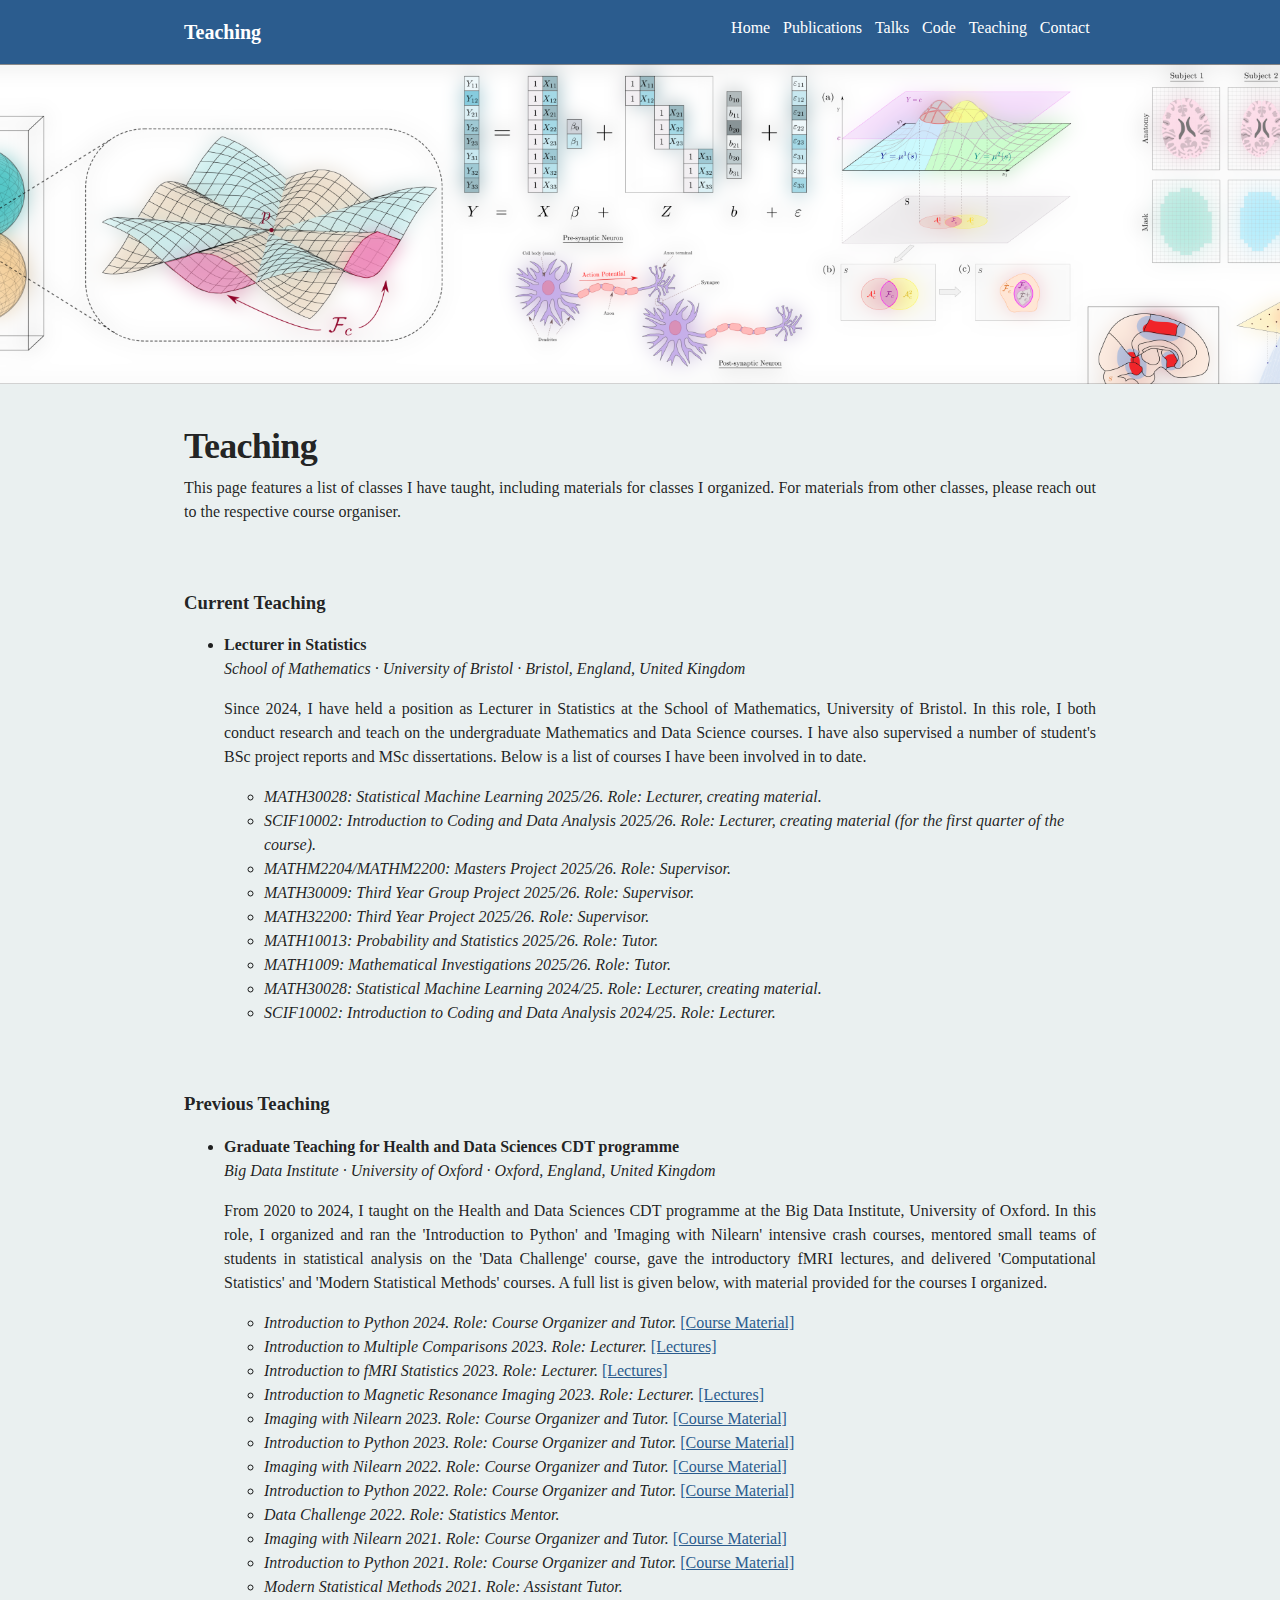
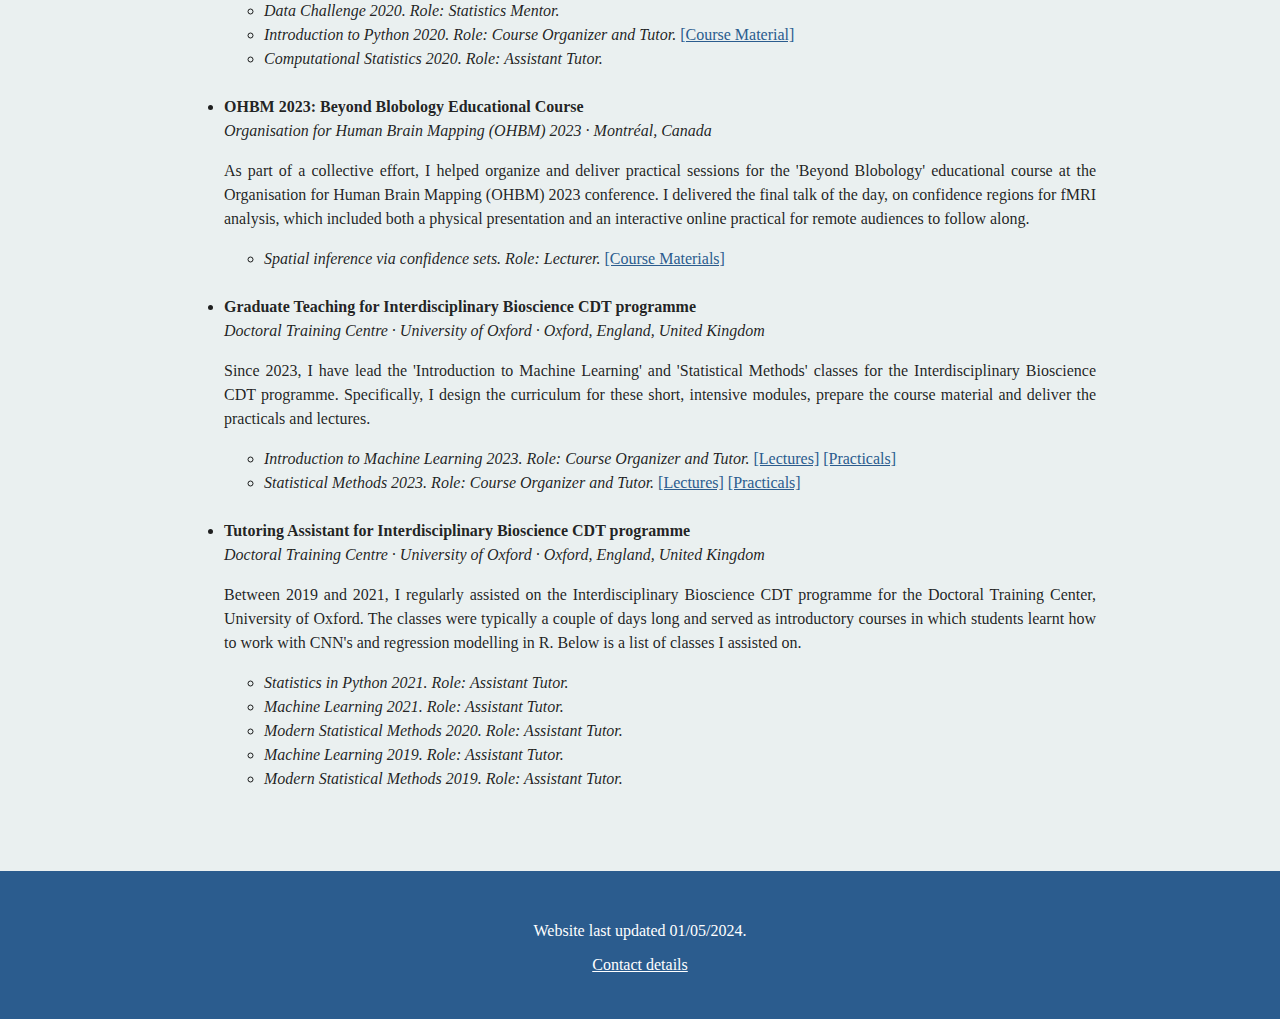
<file: teaching.html>
<!DOCTYPE html>
<html>
    <head>
        <meta charset="utf-8">
        <meta http-equiv="X-UA-Compatible" content="IE=edge">
        <meta name="viewport" content="width=device-width, initial-scale=1.0">
        <meta name="turbo-cache-control" content="no-cache">
        <title>Tom Maullin</title>
        <meta name="Tom Maullin" content="Tom Maullin.">
        <link rel="canonical" href="index.html">
        <link rel="stylesheet" media="all" href="./css/themes.css" data-turbo-track="reload" />
        <link rel="stylesheet" media="all" href="./css/dropdown.css" data-turbo-track="reload" />
        <link rel="stylesheet" media="all" href="./css/argyle.css" data-turbo-track="reload" />
        <style>

            body {
              font-family: Cormorant, serif;
            }

            a:link,
            a:visited,
            a:hover,
            a:active {
              color: #2b5c8e;
              text-decoration: underline;
            }

            .argyle-header {
              background-color: #2b5c8e;
              color: #fff;
            }

            .argyle-header a {
              text-decoration: none;
                color: #fff;
            }

            .argyle-footer {
              background-color: #2b5c8e;
                color: #fff;
            }

              .argyle-footer a {
                color: #fff;
              }
        </style>
        <script>
            function resizeIframe(obj){
                obj.style.height = obj.contentWindow.document.body.scrollHeight + 'px';
            }
        </script>
    </head>
    <body data-controller="">
        <div class="theme-page theme-page--has-banner">
            <header class="argyle-header">
                

                <div class="mobile-header" style="float: right; padding-right: 20px;">
                    <button onclick="myFunction()" class="dropbtn">
                        <svg width="1.5em" height="1.5em" viewBox="0 0 24 24" fill="none" xmlns="http://www.w3.org/2000/svg" stroke="#fff">
                            <g id="SVGRepo_bgCarrier" stroke-width="0" onclick="myFunction()"/>
                            <g id="SVGRepo_tracerCarrier" stroke-linecap="round" stroke-linejoin="round" onclick="myFunction()"/>
                            <g id="SVGRepo_iconCarrier"> 
                                <g clip-path="url(#clip0_429_11066)" onclick="myFunction()"> 
                                    <path d="M3 6.00092H21M3 12.0009H21M3 18.0009H21" stroke="#fff" stroke-width="2.5" stroke-linecap="round" stroke-linejoin="round"/> 
                                </g> 
                                <defs> 
                                    <clipPath id="clip0_429_11066"> 
                                        <rect width="24" height="24" fill="white"  onclick="myFunction()" transform="translate(0 0.000915527)"/> 
                                    </clipPath> 
                                </defs> 
                            </g>
                        </svg>
                    </button>
                    <div id="myDropdown" class="dropdown-content" style="float: right;">
                        <a href="./index.html">Home</a>
                        <a href="./publications.html">Publications</a>
                        <a href="./talks.html">Talks</a>
                        <a href="./code.html">Code</a>
                        <a href="./teaching.html">Teaching</a>
                        <a href="./contact.html">Contact</a>
                    </div>
                </div>

                <div class="web-header">
                    <div class="container">
                        <div class="row">
                            <div class="col-xs-12">
                                <div class="flex-row">
                                    <div class="flex-fixed" data-site-editable-id="site_title">
                                        <h1>
                                            <a href="./teaching.html">Teaching</a>
                                        </h1>
                                    </div>
                                    <div class="flex-fixed" style="width: 16px"></div>
                                    <div class="flex-fill" data-site-editable-id="navpages" data-site-editable-label="Navlinks">
                                        <div class="flex-fixed" data-site-editable-id="site_title" style="
                                            float: right;
                                            padding: 0vw 0.5vw;">
                                            <a href="./contact.html">Contact</a>
                                        </div>
                                        <div class="flex-fixed" data-site-editable-id="site_title" style="
                                            float: right;
                                            padding: 0vw 0.5vw;">
                                            <a href="./teaching.html">Teaching</a>
                                        </div>
                                        <div class="flex-fixed" data-site-editable-id="site_title" style="
                                            float: right;
                                            padding: 0vw 0.5vw;">
                                            <a href="./code.html">Code</a>
                                        </div>
                                        <div class="flex-fixed" data-site-editable-id="site_title" style="
                                            float: right;
                                            padding: 0vw 0.5vw;">
                                            <a href="./talks.html">Talks</a>
                                        </div>
                                        <div class="flex-fixed" data-site-editable-id="site_title" style="
                                            float: right;
                                            padding: 0vw 0.5vw;">
                                            <a href="./publications.html">Publications</a>
                                        </div>
                                        <div class="flex-fixed" data-site-editable-id="site_title" style="
                                            float: right;
                                            padding: 0vw 0.5vw;">
                                            <a href="./index.html">Home</a>
                                        </div>
                                    </div>
                                </div>
                            </div>
                        </div>
                    </div>
                </div>
            </header>
            <div class="argyle-banner" style="position: relative;">
                <picture style="  object-fit: cover;
                  position: absolute; top: 0; right: 0; bottom: 0; left: 0;
                  height: 100%;
                  width: 100%;
                  overflow: hidden;
                ">
                    <source srcset="./img/banner.png" type="image/png">
                    <img src="./img/banner.png" style="  object-fit: cover;
                      position: absolute; top: 0; right: 0; bottom: 0; left: 0;
                      height: 100%;
                      width: 100%;
                      overflow: hidden;
                    " />
                </picture>
                <div style="
                      position: absolute; top: 0; right: 0; bottom: 0; left: 0;
                      height: 100%;
                      width: 100%;
                      overflow: hidden;
                      backdrop-filter: blur(10px);
                    "></div>
                <picture style="  object-fit: cover;
                  position: absolute; top: 0; right: 0; bottom: 0; left: 0;
                  height: 100%;
                  width: 100%;
                  overflow: hidden;
                ">
                    <source srcset="./img/banner.png" media="(max-width: 200px)" />
                    <source srcset="./img/banner.png" media="(max-width: 400px)" />
                    <source srcset="./img/banner.png" media="(max-width: 800px)" />
                    <source srcset="./img/banner.png" media="(min-width: 800.1px)" />
                    <img src="./img/banner.png" style="  object-fit: cover;
                      position: absolute; top: 0; right: 0; bottom: 0; left: 0;
                      height: 100%;
                      width: 100%;
                      overflow: hidden;
                    " />
                </picture>
            </div>
            <main class="argyle-main", style="background-color: rgb(234, 240, 240);">
                <div class="container">
                    <div class="row">
                        <div class="argyle-contact-mobile">
                            <div class="argyle-site-picture-frame" style="border-radius: 50%; border-color: rgb(234, 240, 240)" data-site-editable-id="site_picture">
                                <div class="theme-site-avatar-picture" style="
                                        position: relative;
                                        display: block;
                                        margin: 0 auto;
                                        padding: 100% 0 0;
                                        border-color: rgb(234, 240, 240);
                                        border-radius: 50%;
                                        ">
                                    <img src="./img/profile.png" , srcset="
                                                ./img/profile.png 1x
                                            " style="object-fit: cover; position: absolute; inset: 0; width: 100%; height: 100%; border-radius: 50%;  border-color: rgb(234, 240, 240)" />
                                </div>
                            </div>
                            <p class="blt-h2 blt-weight-bold" data-site-editable-id="contact">
                                Tom Maullin
                            </p>
                            <hr class="space-md">
                            <p class="blt-h4">
                                Lecturer in Statistics
                            </p>
                            <hr class="space-md">
                            <div class="contact-modal" data-controller="modal">
                                <div class="theme-btn" onclick="window.location.href='./contact.html'">
                                    Contact
                                </div>
                                <div class="contact-modal__content">
                                    <div class="" style="margin-bottom: 12px;" data-site-editable-id="site_picture">
                                        <div class="theme-site-avatar-picture" style="
                                                position: relative;
                                                display: block;
                                                margin: 0 auto;
                                                padding: 100% 0 0;
                                                border-color: rgb(234, 240, 240);
                                                border-radius: 50%;
                                                ">
                                            <img src="./img/profile.png" , srcset="
                                                        ./img/profile.png 1x
                                                    " style="object-fit: cover; position: absolute; inset: 0; width: 100%; height: 100%; border-radius: 50%;  border-color: rgb(234, 240, 240)" />
                                        </div>
                                    </div>
                                    <div data-site-editable-id="contact">
                                        <h3 class="blt-h3 theme-contact-name">
                                            Contact name
                                        </h3>
                                        <hr class="space-12">
                                        <p class="blt-p">
                                            Contact description
                                        </p>
                                        <hr class="space-md">
                                    </div>
                                    <div data-site-editable-id="contact">
                                        <p class="blt-p">
                                            Academic Department
                                        </p>
                                        <hr class="space-12" /> 
                                        <p class="blt-p">
                                            Academic Institution
                                        </p>
                                        <hr class="space-md" />
                                    </div>
                                    <div class="blt-p theme-contact-social-links" data-site-editable-id="social_links">
                                        <div class="theme-contact-social-link">
                                            <div class="theme-contact-social-link-icon">
                                                <svg xmlns="http://www.w3.org/2000/svg" aria-hidden="true" role="img" width="1em" height="1em" preserveAspectRatio="xMidYMid meet" viewBox="0 0 512 512"><path fill="currentColor" d="M459.37 151.716c.325 4.548.325 9.097.325 13.645c0 138.72-105.583 298.558-298.558 298.558c-59.452 0-114.68-17.219-161.137-47.106c8.447.974 16.568 1.299 25.34 1.299c49.055 0 94.213-16.568 130.274-44.832c-46.132-.975-84.792-31.188-98.112-72.772c6.498.974 12.995 1.624 19.818 1.624c9.421 0 18.843-1.3 27.614-3.573c-48.081-9.747-84.143-51.98-84.143-102.985v-1.299c13.969 7.797 30.214 12.67 47.431 13.319c-28.264-18.843-46.781-51.005-46.781-87.391c0-19.492 5.197-37.36 14.294-52.954c51.655 63.675 129.3 105.258 216.365 109.807c-1.624-7.797-2.599-15.918-2.599-24.04c0-57.828 46.782-104.934 104.934-104.934c30.213 0 57.502 12.67 76.67 33.137c23.715-4.548 46.456-13.32 66.599-25.34c-7.798 24.366-24.366 44.833-46.132 57.827c21.117-2.273 41.584-8.122 60.426-16.243c-14.292 20.791-32.161 39.308-52.628 54.253z" /></svg>
                                            </div>
                                            <div class="theme-contact-social-link-text">
                                                <a target="_blank" rel="noopener noreferrer" href="https://twitter.com/TomMaullin">Twitter</a>
                                            </div>
                                        </div>
                                        <div class="theme-contact-social-link">
                                            <div class="theme-contact-social-link-icon">
                                                <svg xmlns="http://www.w3.org/2000/svg" aria-hidden="true" role="img" width="1em" height="1em" preserveAspectRatio="xMidYMid meet" viewBox="0 0 512 512"><path fill="currentColor" d="M336.62 194.538c-7.13-3.328-13.866-5.56-20.253-6.614c-6.365-1.095-16.574-1.612-30.71-1.612h-36.704v152.747h37.634c14.673 0 26.081-1.013 34.224-3.017c8.142-2.004 14.921-4.526 20.356-7.626a69.448 69.448 0 0 0 14.942-11.388c14.488-14.714 21.742-33.273 21.742-55.717c0-22.052-7.44-40.052-22.341-53.982c-5.498-5.166-11.822-9.444-18.89-12.793zM256 8C119.022 8 8 119.042 8 256s111.022 248 248 248s248-111.042 248-248S392.978 8 256 8Zm-82.336 357.513h-29.389V160.148h29.389zM158.95 138.696c-11.14 0-20.213-9.01-20.213-20.212c0-11.118 9.052-20.191 20.213-20.191c11.18 0 20.232 9.052 20.232 20.191a20.194 20.194 0 0 1-20.232 20.212zm241.386 163.597c-5.29 12.545-12.834 23.581-22.65 33.088c-9.982 9.837-21.597 17.194-34.844 22.196c-7.75 3.017-14.839 5.063-21.307 6.117c-6.49 1.013-18.828 1.509-37.076 1.509h-64.956V160.148h69.233c27.962 0 50.034 4.154 66.32 12.545c16.265 8.37 29.181 20.728 38.792 36.972c9.61 16.265 14.425 34.018 14.425 53.196c.023 13.765-2.666 26.908-7.936 39.432z" /></svg>
                                            </div>
                                            <div class="theme-contact-social-link-text">
                                                <a target="_blank" rel="noopener noreferrer" href="https://orcid.org/">ORCID</a>
                                            </div>
                                        </div>
                                        <div class="theme-contact-social-link">
                                            <div class="theme-contact-social-link-icon">
                                                <svg xmlns="http://www.w3.org/2000/svg" aria-hidden="true" role="img" width="0.75em" height="1em" preserveAspectRatio="xMidYMid meet" viewBox="0 0 384 512"><path fill="currentColor" d="M228.66 408.101c-20.194-21.973-47.218-57.268-69.698-97.166c37.134-8.685 64.633-43.55 64.633-78.384c0-51.345-39.88-75.176-92.163-75.176c-27.023 0-48.583 1.365-68.716 1.365c-18.369 0-36.722 0-48.154-.445V171.6l17.401 3.192c11.97 2.302 18.783 7.765 18.783 36.214v180.6c0 28.435-6.813 33.928-18.783 36.2l-17.4 3.252v13.259c12.367-.445 33.912-1.351 55.473-1.351c20.624 0 47.217.906 58.68 1.35v-13.258l-23.847-3.253c-12.366-1.796-18.813-7.764-18.813-36.2v-76.542c11.002.921 20.624.921 35.325.921c27.96 49.95 54.551 87.56 69.652 104.962c13.78 16.526 34.85 27.054 61.442 27.054c7.781 0 16.023-1.367 21.054-3.683v-11.894c-16.496 0-32.992-11.477-44.87-24.321zM119.064 295.344c-15.591 0-22.434-.414-33.008-1.41V178.918c10.574-.92 24.752-.92 37.136-.92c38.531 0 61.427 20.195 61.427 56.839c0 36.215-24.736 60.506-65.555 60.506zm139.934-115.703c-.46-2.409-.875-5.217-1.243-8.456c-.383-3.268-.63-7.104-.782-11.63c-.154-4.496-.215-9.99-.215-16.282c0-6.323.061-11.74.215-16.25c.152-4.528.399-8.41.782-11.648c.368-3.223.782-6.046 1.243-8.455a50.885 50.885 0 0 1 1.78-6.982c3.943-11.923 10.405-20.885 19.443-26.901C289.244 67.02 300.308 64 313.443 64c6.752 0 12.875.782 18.307 2.377c5.371 1.581 10.189 3.76 14.44 6.553c4.189 2.762 7.81 6.015 10.802 9.698a52.87 52.87 0 0 1 7.474 11.878c.75 1.35.537 2.425-.66 3.176l-16.68 6.858c-1.413.753-2.41.37-3.193-1.12c-3.743-6.936-6.936-11.493-12.183-14.807c-5.31-3.3-10.22-4.865-18.308-4.865c-8.793 0-12.721 1.749-18.23 5.693c-5.463 3.867-9.468 8.732-11.832 16.143c-.474 1.335-.905 2.993-1.41 4.942c-.415 1.98-.753 4.404-.967 7.242c-.215 2.84-.415 6.353-.598 10.497c-.123 4.144-.184 9.177-.184 15.008c0 5.86.061 10.894.184 15.038c.184 4.128.383 7.641.598 10.48c.214 2.87.552 5.279.966 7.274c.507 1.919.937 3.575 1.411 4.927c2.364 7.38 5.74 11.415 10.712 14.654c4.911 3.284 10.557 5.648 19.35 5.648c7.811 0 14.962-2.225 19.626-5.618c4.62-3.39 8.456-7.87 10.175-13.994c.753-2.579 1.72-5.786 2.38-9.714c.598-3.929.598-8.087.598-13.825c0-.907-.508-1.367-1.352-1.367h-26.716c-1.504 0-2.24-.736-2.24-2.24v-15.314c0-1.52.736-2.257 2.24-2.257h49.028c1.535 0 2.257.737 2.257 2.257v13.09c0 6.935 0 13.365-.722 19.32c-.691 5.953-1.626 11.109-2.808 14.868c-3.744 11.77-9.682 20.15-18.782 26.394c-9.131 6.291-20.9 9.682-33.684 9.682c-13.135 0-24.199-3.022-33.221-9.022c-9.039-6.077-15.5-14.993-19.443-26.916a51.103 51.103 0 0 1-1.78-6.997z" /></svg>
                                            </div>
                                            <div class="theme-contact-social-link-text">
                                                <a target="_blank" rel="noopener noreferrer" href="https://www.researchgate.net/">ResearchGate</a>
                                            </div>
                                        </div>
                                    </div>
                                    <hr class="space-md">
                                </div>
                                <div class="contact-modal__overlay" data-action="click->modal#hide">
                                </div>
                            </div>
                        </div>
                        <hr class="space-lg hidden-md-up">
                        <div data-site-editable-id="list">
                            <h2 class="blt-h2">Teaching</h2>
                            <p style="text-align:justify"> 
                                This page features a list of classes I have taught, including materials for classes I organized. For materials from other classes, please reach out to the respective course organiser.
                            </p>
                            <hr class="space-md">
                            <h3>Current Teaching</h3>

                            <ul>
                                <li>
                                    <b>Lecturer in Statistics</b>
                                    <br>
                                    <em>
                                        School of Mathematics · University of Bristol · Bristol, England, United Kingdom
                                    </em>
                                    <br>
                                    <p  style="text-align:justify">
                                        Since 2024, I have held a position as Lecturer in Statistics at the School of Mathematics, University of Bristol. In this role, I both conduct research and teach on the undergraduate Mathematics and Data Science courses. I have also supervised a number of student's BSc project reports and MSc dissertations. Below is a list of courses I have been involved in to date.
                                    </p>
                                    <ul>
                                        <li>
                                            <em>MATH30028: Statistical Machine Learning 2025/26. Role: Lecturer, creating material. </em> 
                                        </li>
                                        <li>
                                            <em>SCIF10002: Introduction to Coding and Data Analysis 2025/26. Role: Lecturer, creating material (for the first quarter of the course). </em> 
                                        </li>
                                        <li>
                                            <em>MATHM2204/MATHM2200: Masters Project 2025/26. Role: Supervisor. </em> 
                                        </li>
                                        <li>
                                            <em>MATH30009: Third Year Group Project 2025/26. Role: Supervisor. </em> 
                                        </li>
                                        <li>
                                            <em>MATH32200: Third Year Project 2025/26. Role: Supervisor. </em> 
                                        </li>
                                        <li>
                                            <em>MATH10013: Probability and Statistics 2025/26. Role: Tutor. </em> 
                                        </li>
                                        <li>
                                            <em>MATH1009: Mathematical Investigations 2025/26. Role: Tutor. </em> 
                                        </li>
                                        <li>
                                            <em>MATH30028: Statistical Machine Learning 2024/25. Role: Lecturer, creating material. </em> 
                                        </li>
                                        <li>
                                            <em>SCIF10002: Introduction to Coding and Data Analysis 2024/25. Role: Lecturer. </em> 
                                        </li>
                                            
                                    </ul>
                                </li>
                            </ul>


                            <hr class="space-md">
                            <h3>Previous Teaching</h3>
                            
                            <ul>
                                <li>
                                    <b>Graduate Teaching for Health and Data Sciences CDT programme</b>
                                    <br>
                                    <em>
                                        Big Data Institute · University of Oxford · Oxford, England, United Kingdom
                                    </em>
                                    <br>
                                    <p  style="text-align:justify">
                                        From 2020 to 2024, I taught on the Health and Data Sciences CDT programme at the Big Data Institute, University of Oxford. In this role, I organized and ran the 'Introduction to Python' and 'Imaging with Nilearn' intensive crash courses, mentored small teams of students in statistical analysis on the 'Data Challenge' course, gave the introductory fMRI lectures, and delivered 'Computational Statistics' and 'Modern Statistical Methods' courses. A full list is given below, with material provided for the courses I organized.
                                    </p>
                                    <ul>
                                        <li>
                                            <em>Introduction to Python 2024. Role: Course Organizer and Tutor. </em> <a href="https://github.com/TomMaullin/PythonIntro2024/">[Course Material]</a>
                                        </li>
                                        <li>
                                            <em>Introduction to Multiple Comparisons 2023. Role: Lecturer.</em> <a href="https://doi.org/10.6084/m9.figshare.25707390.v1">[Lectures]</a>
                                        </li>
                                        <li>
                                            <em>Introduction to fMRI Statistics 2023. Role: Lecturer.</em> <a href="https://doi.org/10.6084/m9.figshare.25707381.v1">[Lectures]</a>
                                        </li>
                                        <li>
                                            <em>Introduction to Magnetic Resonance Imaging 2023. Role: Lecturer.</em> <a href="https://doi.org/10.6084/m9.figshare.25707369.v1">[Lectures]</a>
                                        </li>
                                        <li>
                                            <em>Imaging with Nilearn 2023. Role: Course Organizer and Tutor.</em> <a href="https://github.com/TomMaullin/Nilearn2023/tree/92df46146a731fe47bb3eb3d7c55183d8f7301a0">[Course Material]</a>
                                        </li>
                                        <li>
                                            <em>Introduction to Python 2023. Role: Course Organizer and Tutor. </em> <a href="https://github.com/TomMaullin/PythonIntro2023/tree/333e79474657715f29b0028529ce530a98269218">[Course Material]</a>
                                        </li>
                                        <li>
                                            <em>Imaging with Nilearn 2022. Role: Course Organizer and Tutor.</em> <a href="https://github.com/TomMaullin/Nilearn2022/tree/b20b7bbe9ad5781d6f1a8c2d04c35187698982e3">[Course Material]</a>
                                        </li>
                                        <li>
                                            <em>Introduction to Python 2022. Role: Course Organizer and Tutor. </em> <a href="https://github.com/TomMaullin/PythonIntro2022/tree/8b178f875ebaf3d1223d8c820a08be29eea53e36">[Course Material]</a>
                                        </li>
                                        <li>
                                            <em>Data Challenge 2022. Role: Statistics Mentor.</em>
                                        </li>
                                        <li>
                                            <em>Imaging with Nilearn 2021. Role: Course Organizer and Tutor.</em> <a href="https://github.com/TomMaullin/Nilearn2022/tree/54b9592c84cd0af70fccded91be742dd8aa8a2a3">[Course Material]</a>
                                        </li>
                                        <li>
                                            <em>Introduction to Python 2021. Role: Course Organizer and Tutor. </em> <a href="https://github.com/TomMaullin/PythonIntro2022/tree/f360f948e18ad58d547fc520b7dd5bb37e039cda">[Course Material]</a>
                                        </li>
                                        <li>
                                            <em>Modern Statistical Methods 2021. Role: Assistant Tutor.</em>
                                        </li>
                                        <li>
                                            <em>Data Challenge 2020. Role: Statistics Mentor.</em>
                                        </li>
                                        <li>
                                            <em>Introduction to Python 2020. Role: Course Organizer and Tutor. </em> <a href="https://github.com/TomMaullin/PythonIntro2022/tree/a99782bc3606ca8fa8b9f7d19b0917272eeec209">[Course Material]</a>
                                        </li>
                                        <li>
                                            <em>Computational Statistics 2020. Role: Assistant Tutor.</em>
                                        </li>
                                            
                                    </ul>
                                </li>
                                <br>
                                <li>
                                    <b> OHBM 2023: Beyond Blobology Educational Course</b>
                                    <br>
                                    <em>
                                        Organisation for Human Brain Mapping (OHBM) 2023 · Montréal, Canada
                                    </em>
                                    <br>
                                    <p  style="text-align:justify">
                                        As part of a collective effort, I helped organize and deliver practical sessions for the 'Beyond Blobology' educational course at the Organisation for Human Brain Mapping (OHBM) 2023 conference. I delivered the final talk of the day, on confidence regions for fMRI analysis, which included both a physical presentation and an interactive online practical for remote audiences to follow along.
                                    </p>    
                                    <ul>
                                        <li>
                                            <em>Spatial inference via confidence sets. Role: Lecturer.</em> <a href="https://github.com/TomMaullin/ohbm2023_edu_course">[Course Materials]</a> 
                                        </li>
                                    </ul>
                                </li>
                                <br>
                                <li>
                                    <b>Graduate Teaching for Interdisciplinary Bioscience CDT programme</b>
                                    <br>
                                    <em>
                                        Doctoral Training Centre · University of Oxford · Oxford, England, United Kingdom
                                    </em>
                                    <br>
                                    <p  style="text-align:justify">
                                        Since 2023, I have lead the 'Introduction to Machine Learning' and 'Statistical Methods' classes for the Interdisciplinary Bioscience CDT programme. Specifically, I design the curriculum for these short, intensive modules, prepare the course material and deliver the practicals and lectures.
                                    </p>    
                                    <ul>
                                        <li>
                                            <em>Introduction to Machine Learning 2023. Role: Course Organizer and Tutor.</em> <a href="https://doi.org/10.6084/m9.figshare.25707333.v1">[Lectures]</a> <a href="https://github.com/TomMaullin/MachineLearning2023">[Practicals]</a>
                                        </li>
                                        <li>
                                            <em>Statistical Methods 2023. Role: Course Organizer and Tutor.</em> <a href="https://doi.org/10.6084/m9.figshare.25707339.v1">[Lectures]</a> <a href="https://github.com/TomMaullin/StatisticalMethods2023">[Practicals]</a>
                                        </li>
                                    </ul>
                                </li>
                                <br>
                                <li>
                                    <b>Tutoring Assistant for Interdisciplinary Bioscience CDT programme</b>
                                    <br>
                                    <em>Doctoral Training Centre · University of Oxford · Oxford, England, United Kingdom</em>
                                    <br>
                                    <p  style="text-align:justify">
                                        Between 2019 and 2021, I regularly assisted on the Interdisciplinary Bioscience CDT programme for the Doctoral Training Center, University of Oxford. The classes were typically a couple of days long and served as introductory courses in which students learnt how to work with CNN's and regression modelling in R. Below is a list of classes I assisted on.
                                    </p>
                                    <ul>
                                        <li>
                                            <em>Statistics in Python 2021. Role: Assistant Tutor.</em>
                                        </li>
                                        <li>
                                            <em>Machine Learning 2021. Role: Assistant Tutor.</em>
                                        </li>
                                        <li>
                                            <em>Modern Statistical Methods 2020. Role: Assistant Tutor.</em>
                                        </li>
                                        <li>
                                            <em>Machine Learning 2019. Role: Assistant Tutor.</em>
                                        </li>
                                        <li>
                                            <em>Modern Statistical Methods 2019. Role: Assistant Tutor.</em>
                                        </li>
                                    </ul>
                                </li>
                            </ul>

                            <!-- <div align="left"> 
                                <p>          The SwE toolbox is a toolbox for longitudinal and repeated measures neuroimaging data. It fits a simple "marginal model" with no need for per-subject dummy variables, and instead of iterative computation of variance components it uses the noniterative "sandwich estimator" to find standard errors. </p><p>
                                The core work is described in Guillaume et al. (2014), with improved small sample adjustments as well as a Wild Bootstrap for non-parametric inferences covered in Guillaume &amp; Nichols (2015) and Guillaume (2015).
                                </p> 
                                
                                
                                It is implemented as a Matlab toolbox for SPM12. <br> <br>
                                
                                          For the SwE manual click <a href="./man">here</a>. To download SwE click <a href="./download">here</a>. Alternatively, check GitHub for history and latest version: <a href="https://github.com/NISOx-BDI/SwE-toolbox/releases">SwE Repo</a>. <br><br>
                                      </div> -->


                        </div>
                        <div class="space-xl"></div>
                    </div>
                </div>
            </main>
            <footer class="argyle-footer">
                <div class="container">
                    <hr class="space-lg">
                    <div class="blt-align-center">
                        <span style="display: inline-block">
                            <div class="blt-p">
                                Website last updated 01/05/2024.
                            </div>
                        </span>
                        <hr class="space-xs">
                        <div class="blt-p">
                            <a href="./contact.html">Contact details</a>
                        </div>
                    </div>
                    <hr class="space-lg">
                </div>
            </footer>
        </div>
    </body>
    <script id="cf" type="text/javascript" src="./js/dropdown.js"></script>

</html>
</file>
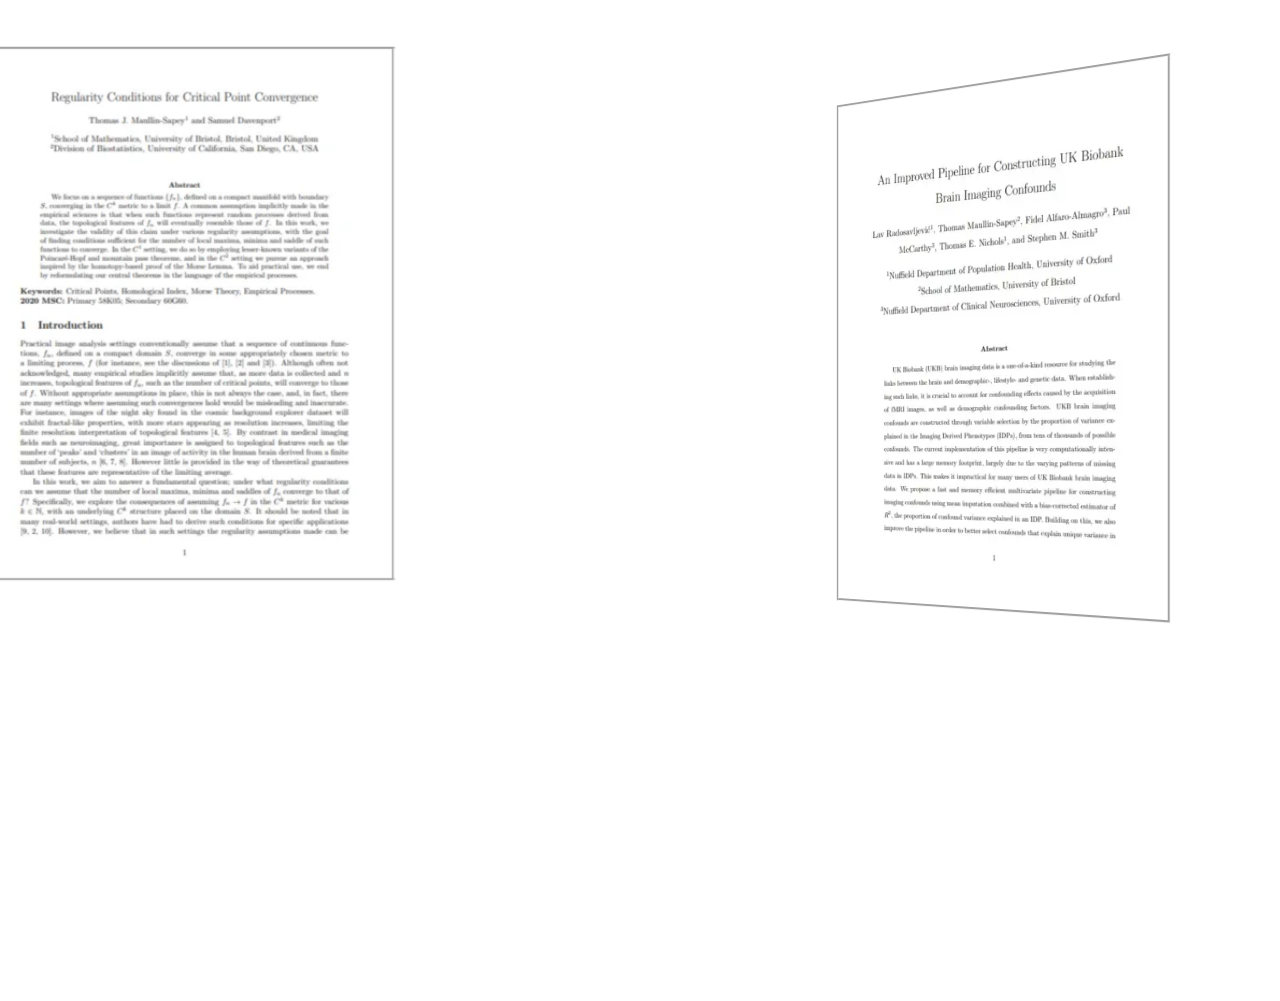
<file: coverflow/papers.html>
<!DOCTYPE html>
<html>
  <head>
    <link rel="stylesheet" href="../css/cf_style.css" type="text/css">
    <base target="_parent">
  </head>
  <body>
    <div class="coverflow">
      <div class="content">
        <div class="front">
          <img src="../img/publications/thumb/2025_Crit.webp">
        </div>
        <div class="back">
          <h2>Regularity Conditions for Critical Point Convergence</h2>
          <h4>Maullin-Sapey, T., and Davenport, S. (2025). ArXiv Preprint.</h4>
          <info> 
            We focus on a sequence of functions, {f_n}, defined on a compact manifold with boundary S, converging in the Ck metric to a limit f. A common assumption implicitly made in the empirical sciences is t... <a href="https://arxiv.org/abs/2507.01854">(see more)</a>
          </info>
          <div class="web-class" style="font-size: calc(0.5*40rem / 30);color: #8A8A8A; position: absolute; bottom: 0; right: 0;">
            (Press ESC to Exit)
          </div>
          <div class="mob-class" style="font-size: calc(0.5*40rem / 30);color: #8A8A8A; position: absolute; bottom: 0; right: 0;">
            (Tap Away to Exit)
          </div>
        </div>
      </div>
      <div class="content">
        <div class="front">
          <img src="../img/publications/thumb/2025_Confounds.webp">
        </div>
        <div class="back">
          <h2>An Improved Pipeline for Constructing UK Biobank Brain Imaging Confounds</h2>
          <h4>Radosavljevic, L. et al. (2025). MedRxiv Preprint.</h4>
          <info> 
            K Biobank (UKB) brain imaging data is a one-of-a-kind resource for studying the links between the brain and demographic-, lifestyle- and genetic data. When establishing such links, it is cruci... <a href="https://www.medrxiv.org/content/early/2025/11/22/2025.11.21.25340740">(see more)</a>
          </info>
          <div class="web-class" style="font-size: calc(0.5*40rem / 30);color: #8A8A8A; position: absolute; bottom: 0; right: 0;">
            (Press ESC to Exit)
          </div>
          <div class="mob-class" style="font-size: calc(0.5*40rem / 30);color: #8A8A8A; position: absolute; bottom: 0; right: 0;">
            (Tap Away to Exit)
          </div>
        </div>
      </div>
      <div class="content">
        <div class="front">
          <img src="../img/publications/thumb/2023_SpatialConfRegions.webp">
        </div>
        <div class="back">
          <h2>Spatial Confidence Regions for Combinations of Excursion Sets in Image Analysis</h2>
          <h4>Maullin-Sapey, T., Schwartzman, A. and Nichols, T.E. (2023). JRSSB.</h4>
          <info> 
            The analysis of excursion sets in imaging data is essential to a wide range of scientific disciplines such as neuroimaging, climatology and cosmology. Despite growing literature, there is little publi... <a href="https://doi.org/10.1093/jrsssb/qkad104">(see more)</a>
          </info>
          <div class="web-class" style="font-size: calc(0.5*40rem / 30);color: #8A8A8A; position: absolute; bottom: 0; right: 0;">
            (Press ESC to Exit)
          </div>
          <div class="mob-class" style="font-size: calc(0.5*40rem / 30);color: #8A8A8A; position: absolute; bottom: 0; right: 0;">
            (Tap Away to Exit)
          </div>
        </div>
      </div>
      <div class="content">
        <div class="front">
          <img src="../img/publications/thumb/2022_Alcohol.webp">
        </div>
        <div class="back">
          <h2>Alcohol consumption and MRI markers of brain structure and function: Cohort study of 25,378 UK Biobank participants</h2>
          <h4>Topiwala, A., Ebmeier, K.P., Maullin-Sapey, T. and Nichols, T.E. (2022). NeuroImage.</h4>
          <info>
            Moderate alcohol consumption is widespread but its impact on brain structure and function is contentious. The relationship between alcohol intake and structural and functional neuroimaging indices, th... <a href="https://doi.org/10.1016/j.nicl.2022.103066">(see more)</a>
          </info>
          <div class="web-class" style="font-size: calc(0.5*40rem / 30);color: #8A8A8A; position: absolute; bottom: 0; right: 0;">
            (Press ESC to Exit)
          </div>
          <div class="mob-class" style="font-size: calc(0.5*40rem / 30);color: #8A8A8A; position: absolute; bottom: 0; right: 0;">
            (Tap Away to Exit)
          </div>
        </div>
      </div>
      <div class="content">
        <div class="front">
          <img src="../img/publications/thumb/2022_BLMM.webp">
        </div>
        <div class="back">
          <h2>BLMM: Parallelised computing for big linear mixed models</h2>
          <h4>Maullin-Sapey, T. and Nichols, T.E. (2022). NeuroImage.</h4>
          <info>
            Within neuroimaging large-scale, shared datasets are becoming increasingly commonplace, challenging existing tools both in terms of overall scale and complexity of the study designs. As sample sizes g... <a href="https://doi.org/10.1016/j.neuroimage.2022.119729">(see more)</a>
          </info>
          <div class="web-class" style="font-size: calc(0.5*40rem / 30);color: #8A8A8A; position: absolute; bottom: 0; right: 0;">
            (Press ESC to Exit)
          </div>
          <div class="mob-class" style="font-size: calc(0.5*40rem / 30);color: #8A8A8A; position: absolute; bottom: 0; right: 0;">
            (Tap Away to Exit)
          </div>
        </div>
      </div>
      <div class="content">
        <div class="front">
          <img src="../img/publications/thumb/2021_FisherScoring.webp">
        </div>
        <div class="back">
          <h2>Fisher Scoring for Crossed Factor Linear Mixed Models</h2>
          <h4>Maullin-Sapey, T. and Nichols, T.E. (2021). Statistics and Computing.</h4>
          <info>
            The analysis of longitudinal, heterogeneous or unbalanced clustered data is of primary importance to a wide range of applications. The linear mixed model (LMM) is a popular and flexible extension of t... <a href="https://doi.org/10.1007/s11222-021-10026-6">(see more)</a>
          </info>
          <div class="web-class" style="font-size: calc(0.5*40rem / 30);color: #8A8A8A; position: absolute; bottom: 0; right: 0;">
            (Press ESC to Exit)
          </div>
          <div class="mob-class" style="font-size: calc(0.5*40rem / 30);color: #8A8A8A; position: absolute; bottom: 0; right: 0;">
            (Tap Away to Exit)
          </div>
        </div>
      </div>
    </div>
    <script>
      var params = location.href.split('?')[1].split('&');
      data = {};
      for (x in params){
        data[params[x].split('=')[0]] = params[x].split('=')[1];
      }
      if (data['view']=='mob') {
        list_mob = document.getElementsByClassName('web-class');
        for (index = 0; index < list_mob.length; ++index) {
            list_mob[index].setAttribute("style", "display:none");
        }
      } else {
        list_web = document.getElementsByClassName('mob-class');
        for (index = 0; index < list_web.length; ++index) {
            list_web[index].setAttribute("style", "display:none");
        }
      }
    </script>
    <script id="cf" type="text/javascript" overlap=0.28 src="../js/cf_script.js"></script>
  </body>
</html>
</file>
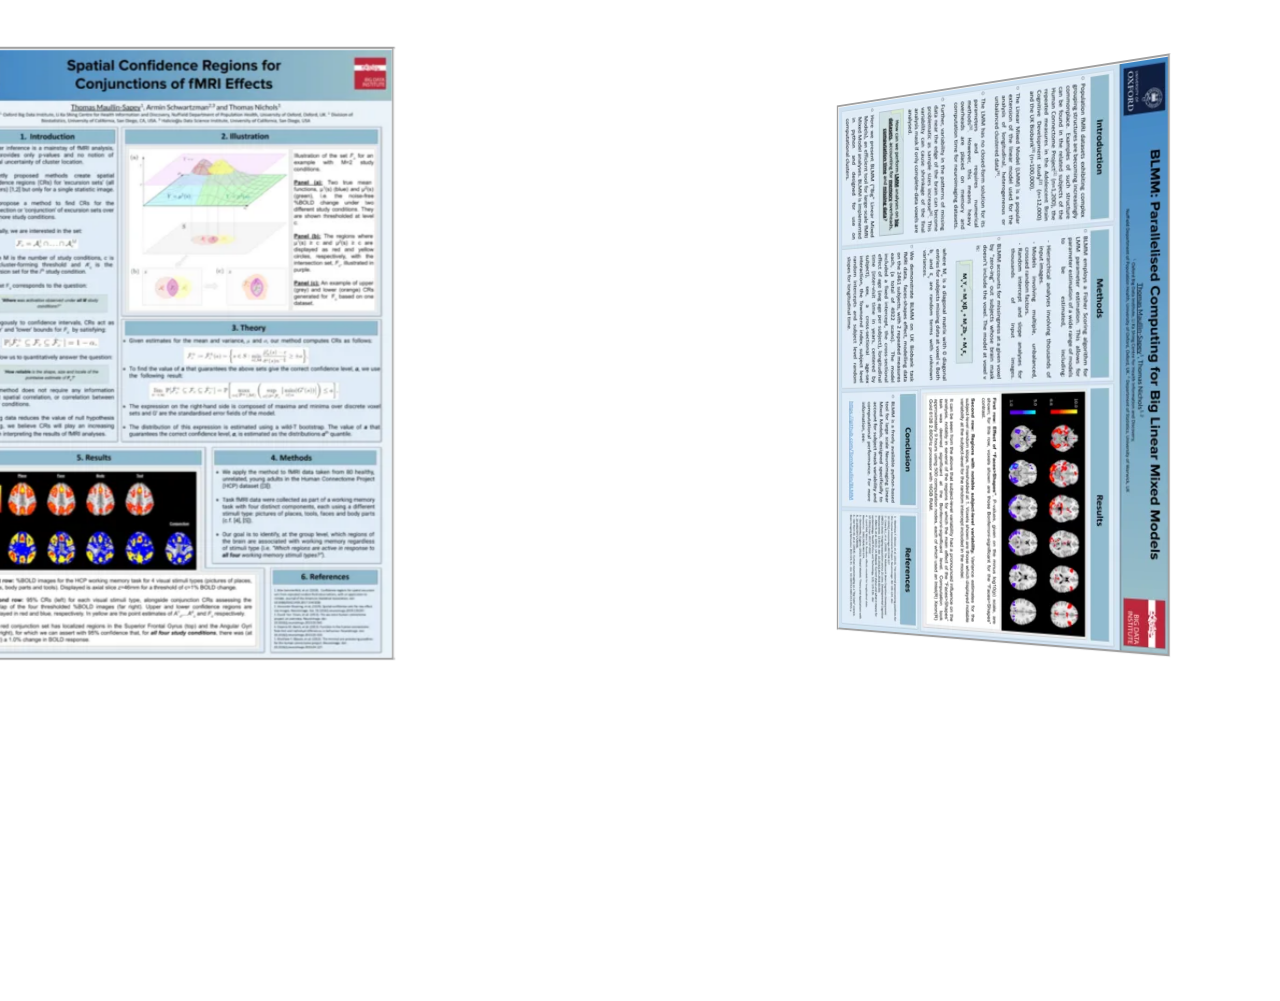
<file: coverflow/posters.html>
<!DOCTYPE html>
<html>
    <head>
        <link rel="stylesheet" href="../css/cf_style.css" type="text/css">
        <base target="_parent">
    </head>

    <body>
        <div class="coverflow">
            <div class="content">
                <div class="front">
                    <img src="../img/posters/thumb/2022_OHBM.webp">
                </div>
                <div class="back">
                    <h2>Spatial Confidence Regions for Conjunctions of fMRI Effects</h2>
                    <h4>Maullin-Sapey, T., Schwartzman, A. and Nichols, T.E. (2022). OHBM & RSS Conference Poster.</h4>
                    <info>
                        While cluster inference is a mainstay of fMRI analysis, the established tools can only provide p-values and no notion of spatial uncertainty of cluster location. Methods have been developed which crea... <a href="https://doi.org/10.6084/m9.figshare.21836901.v1">(see more)</a>
                    </info>
                    <div class="web-class" style="font-size: calc(0.5*40rem / 30);color: #8A8A8A; position: absolute; bottom: 0; right: 0;">
                      (Press ESC to Exit)
                    </div>
                    <div class="mob-class" style="font-size: calc(0.5*40rem / 30);color: #8A8A8A; position: absolute; bottom: 0; right: 0;">
                      (Tap Away to Exit)
                    </div>
                </div>
            </div>
            <div class="content">
                <div class="front">
                    <img src="../img/posters/thumb/2021_SMI.webp">
                </div>
                <div class="back">
                    <h2>BLMM: Parallelised Computing for Big Linear Mixed Models</h2>
                    <h4>Maullin-Sapey, T. and Nichols, T.E. (2021). SMI Conference Poster.</h4>
                    <info>
                        As sample sizes grow, researchers face mounting pressure to detect and account for complex covariance structures induced by the grouping factors present in the experimental design. Methods conventiona... <a href="https://doi.org/10.6084/m9.figshare.21842097.v1">(see more)</a>
                    </info>
                    <div class="web-class" style="font-size: calc(0.5*40rem / 30);color: #8A8A8A; position: absolute; bottom: 0; right: 0;">
                      (Press ESC to Exit)
                    </div>
                    <div class="mob-class" style="font-size: calc(0.5*40rem / 30);color: #8A8A8A; position: absolute; bottom: 0; right: 0;">
                      (Tap Away to Exit)
                    </div>
                </div>
            </div>
            <div class="content">
                <div class="front">
                    <img src="../img/posters/thumb/2020_OHBM.webp">
                </div>
                <div class="back">
                    <h2>BLMM: Parallelised Computing for Big Linear Mixed Models</h2>
                    <h4>Maullin-Sapey, T. and Nichols, T.E. (2020). OHBM Conference Poster.</h4>
                    <info>
                        Population neuroimaging datasets have transformed fMRI sample sizes from tens to thousands of subjects. However, since many datasets cannot be shared due to ethical concerns or restrictive data usage ... <a href="https://doi.org/10.6084/m9.figshare.21842172.v1">(see more)</a>
                    </info>
                    <div class="web-class" style="font-size: calc(0.5*40rem / 30);color: #8A8A8A; position: absolute; bottom: 0; right: 0;">
                      (Press ESC to Exit)
                    </div>
                    <div class="mob-class" style="font-size: calc(0.5*40rem / 30);color: #8A8A8A; position: absolute; bottom: 0; right: 0;">
                      (Tap Away to Exit)
                    </div>
                </div>
            </div>
            <div class="content">
                <div class="front">
                    <img src="../img/posters/thumb/2019_OHBM.webp">
                </div>
                <div class="back">
                    <h2>BLM: Parallelized Computing for Big Linear Models</h2>
                    <h4>Maullin-Sapey, T. and Nichols, T.E. (2019). OHBM Conference Poster.</h4>
                    <info>
                        Big datasets such as IMAGEN (n=1,326), the Adolescent Brain Cognitive Development study (n=12,000) and the UK Biobank (n=100,000) are becoming commonplace. As datasets grow larger even performing a st... <a href="https://doi.org/10.6084/m9.figshare.21842208.v1">(see more)</a>
                    </info>
                    <div class="web-class" style="font-size: calc(0.5*40rem / 30);color: #8A8A8A; position: absolute; bottom: 0; right: 0;">
                      (Press ESC to Exit)
                    </div>
                    <div class="mob-class" style="font-size: calc(0.5*40rem / 30);color: #8A8A8A; position: absolute; bottom: 0; right: 0;">
                      (Tap Away to Exit)
                    </div>
                </div>
            </div>
            <div class="content">
                <div class="front">
                    <img src="../img/posters/thumb/2018_OHBM.webp">
                </div>
                <div class="back">
                    <h2>Detecting and Interpreting Heterogeneity and Publication Bias in Image-Based MetaAnalyses</h2>
                    <h4>Maullin-Sapey, T., Maumet, C. and Nichols, T.E. (2018). OHBM Conference Poster.</h4>
                    <info>
                        With the increase of data sharing, meta-analyses are becoming increasingly important in the neuroimaging community. They provide a quantitative summary of published results and heightened confidence d... <a href="https://doi.org/10.6084/m9.figshare.21842349.v1">(see more)</a>
                    </info>
                    <div class="web-class" style="font-size: calc(0.5*40rem / 30);color: #8A8A8A; position: absolute; bottom: 0; right: 0;">
                      (Press ESC to Exit)
                    </div>
                    <div class="mob-class" style="font-size: calc(0.5*40rem / 30);color: #8A8A8A; position: absolute; bottom: 0; right: 0;">
                      (Tap Away to Exit)
                    </div>
                </div>
            </div>
            <div class="content">
                <div class="front">
                    <img src="../img/posters/thumb/2017_OHBM.webp">
                </div>
                <div class="back">
                    <h2>Viewing FSL results with SPM and vice versa</h2>
                    <h4>Maullin-Sapey, T. et al. (2017). OHBM Conference Poster.</h4>
                    <info>
                        A growing number of efforts are emerging in the neuroimaging community to increase reproducibility of research findings. In an attempt to facilitate publishing of neuroimaging data and metadata, the N... <a href="https://doi.org/10.6084/m9.figshare.21861906.v1">(see more)</a>
                    </info>
                    <div class="web-class" style="font-size: calc(0.5*40rem / 30);color: #8A8A8A; position: absolute; bottom: 0; right: 0;">
                      (Press ESC to Exit)
                    </div>
                    <div class="mob-class" style="font-size: calc(0.5*40rem / 30);color: #8A8A8A; position: absolute; bottom: 0; right: 0;">
                      (Tap Away to Exit)
                    </div>
                </div>
            </div>
        </div>
        <script>
            var params = location.href.split('?')[1].split('&');
            data = {};
            for (x in params){
                data[params[x].split('=')[0]] = params[x].split('=')[1];
            }
            if (data['view']=='mob') {
                list_mob = document.getElementsByClassName('web-class');
                for (index = 0; index < list_mob.length; ++index) {
                    list_mob[index].setAttribute("style", "display:none");
                }
            } else {
                list_web = document.getElementsByClassName('mob-class');
                for (index = 0; index < list_web.length; ++index) {
                    list_web[index].setAttribute("style", "display:none");
                }
            }
        </script>
        <script id="cf" type="text/javascript" overlap=0.28 src="../js/cf_script.js"></script>
    </body>
</html>
</file>
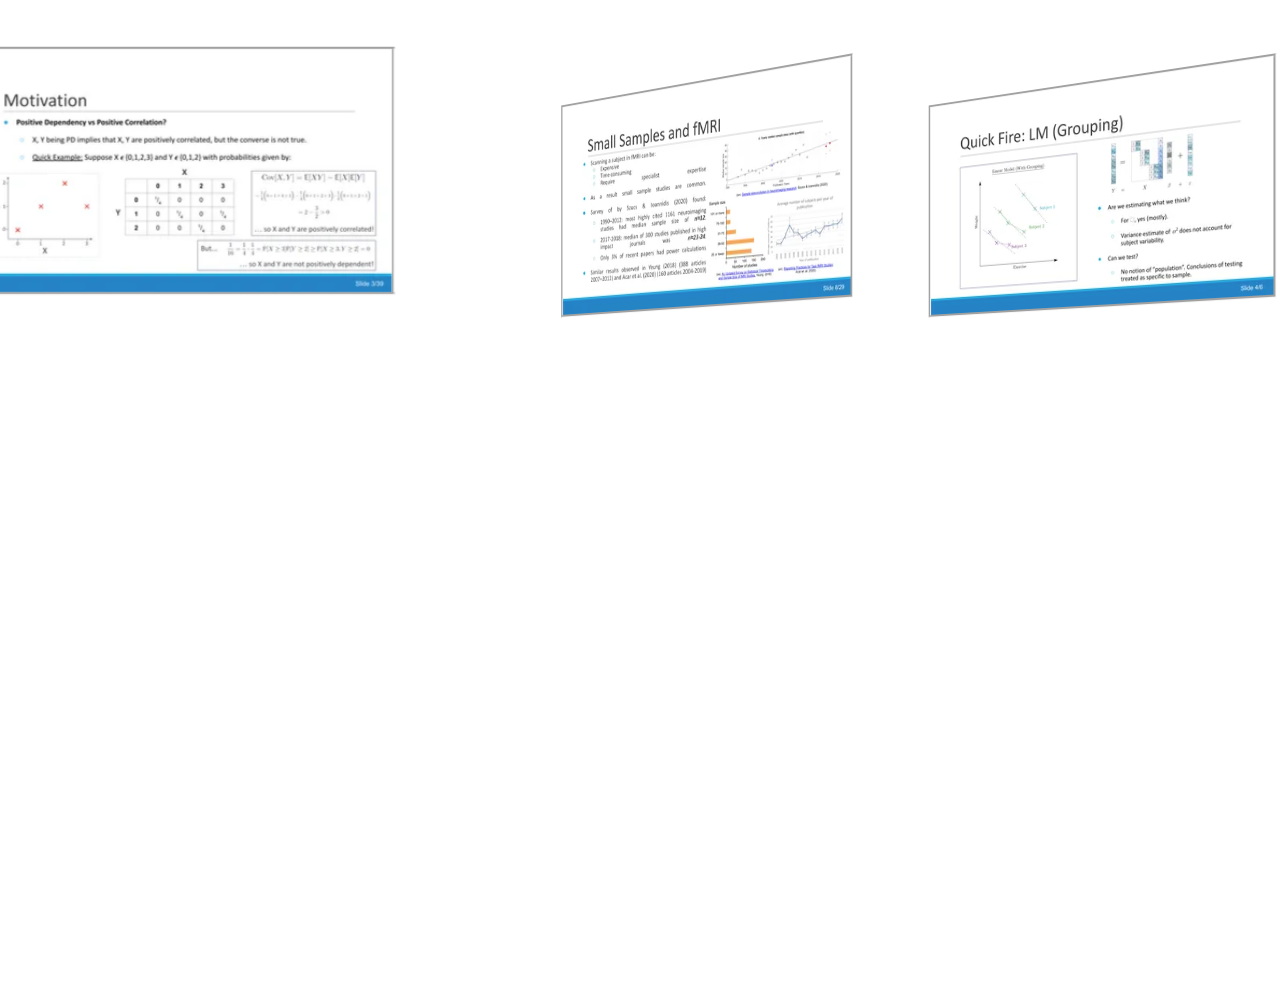
<file: coverflow/talks.html>
<!DOCTYPE html>
<html>
    <head>
        <link rel="stylesheet" href="../css/cf_style.css" type="text/css">
        <base target="_parent">
    </head>
    <body>
        <div class="coverflow">
            <div class="content">
                <div class="front">
                    <img src="../img/talks/thumb/2024_prds.webp">
                </div>
                <div class="back">
                    <h2>Positive Regression Dependency and the False Discovery Rate</h2>
                    <h4>Maullin-Sapey, T. (2024). NeuroImaging Statistics Oxford (NISOx) Reading Group</h4>
                    <info>
                        This talk is about the Positive Regression Dependency on any given Subset (PRDS) assumption in False Discovery Rate (FDR) control. It was originally given in the NeuroImaging Statistics Oxford (NISOx)... <a href="https://doi.org/10.6084/m9.figshare.25709781.v1">(see more)</a>
                    </info>
                    <div class="web-class" style="font-size: calc(0.5*40rem / 30);color: #8A8A8A; position: absolute; bottom: 0; right: 0;">
                      (Press ESC to Exit)
                    </div>
                    <div class="mob-class" style="font-size: calc(0.5*40rem / 30);color: #8A8A8A; position: absolute; bottom: 0; right: 0;">
                      (Tap Away to Exit)
                    </div>
                </div>
            </div>
            <div class="content">
                <div class="front">
                    <img src="../img/talks/thumb/2024_tes.webp">
                </div>
                <div class="back">
                    <h2>Small Sample Studies in fMRI Neuroscience</h2>
                    <h4>Maullin-Sapey, T. (2024). Thematic Einstein Seminar (TES) series on small data analysis, Zuse Institute Berlin (ZIB).</h4>
                    <info>
                        This talk is about small data analysis in fMRI neuroscience. It was originally presented for the Thematic Einstein Seminar (TES) series on small data analysis, Zuse Institute Berlin (ZIB) on January 1... <a href="https://doi.org/10.6084/m9.figshare.25709778.v1">(see more)</a>
                    </info>
                    <div class="web-class" style="font-size: calc(0.5*40rem / 30);color: #8A8A8A; position: absolute; bottom: 0; right: 0;">
                      (Press ESC to Exit)
                    </div>
                    <div class="mob-class" style="font-size: calc(0.5*40rem / 30);color: #8A8A8A; position: absolute; bottom: 0; right: 0;">
                      (Tap Away to Exit)
                    </div>
                </div>
            </div>
            <div class="content">
                <div class="front">
                    <img src="../img/talks/thumb/2022_cali2.webp">
                </div>
                <div class="back">
                    <h2>BLMM: A toolbox for parameter estimation and inference on big linear mixed models on NeuroImaging data</h2>
                    <h4>Maullin-Sapey, T. (2022). University of California Spatial Statistics Reading Group.</h4>
                    <info>
                        This talk is about BLMM, a Python toolbox for parameter estimation and inference on big linear mixed models on NeuroImaging data. It was originally presented for the university of California spatial s... <a href="https://doi.org/10.6084/m9.figshare.21892947.v1">(see more)</a>
                    </info>
                    <div class="web-class" style="font-size: calc(0.5*40rem / 30);color: #8A8A8A; position: absolute; bottom: 0; right: 0;">
                      (Press ESC to Exit)
                    </div>
                    <div class="mob-class" style="font-size: calc(0.5*40rem / 30);color: #8A8A8A; position: absolute; bottom: 0; right: 0;">
                      (Tap Away to Exit)
                    </div>
                </div>
            </div>
            <div class="content">
                <div class="front">
                    <img src="../img/talks/thumb/2022_rss.webp">
                </div>
                <div class="back">
                    <h2>Rapid Fire Introduction to Spatial Confidence Regions</h2>
                    <h4>Maullin-Sapey, T. (2022). Royal Statistical Society Rapid Fire Sessions.</h4>
                    <info>
                        This rapid-fire talk aims to provide an introduction to spatial confidence regions. It was first presented at the Royal Statistical Society (RSS) rapid-fire session held on September 13th, 2022.... <a href="https://doi.org/10.6084/m9.figshare.21892980.v1">(see more)</a>
                    </info>
                    <div class="web-class" style="font-size: calc(0.5*40rem / 30);color: #8A8A8A; position: absolute; bottom: 0; right: 0;">
                      (Press ESC to Exit)
                    </div>
                    <div class="mob-class" style="font-size: calc(0.5*40rem / 30);color: #8A8A8A; position: absolute; bottom: 0; right: 0;">
                      (Tap Away to Exit)
                    </div>
                </div>
            </div>
            <div class="content">
                <div class="front">
                    <img src="../img/talks/thumb/2022_cali.webp">
                </div>
                <div class="back">
                    <h2>Spatial Confidence Regions Methods and Proof</h2>
                    <h4>Maullin-Sapey, T. (2022). University of California Spatial Statistics Reading Group.</h4>
                    <info>
                        This talk was given on spatial confidence regions at the university of California spatial statistics reading group on June 2nd, 2022. In this talk, theory is emphasized over application.... <a href="https://doi.org/10.6084/m9.figshare.21892998.v1">(see more)</a>
                    </info>
                    <div class="web-class" style="font-size: calc(0.5*40rem / 30);color: #8A8A8A; position: absolute; bottom: 0; right: 0;">
                      (Press ESC to Exit)
                    </div>
                    <div class="mob-class" style="font-size: calc(0.5*40rem / 30);color: #8A8A8A; position: absolute; bottom: 0; right: 0;">
                      (Tap Away to Exit)
                    </div>
                </div>
            </div>
            <div class="content">
                <div class="front">
                    <img src="../img/talks/thumb/2022_nisox.webp">
                </div>
                <div class="back">
                    <h2>Tensors: What is a Tensor? (And why learn about them?)</h2>
                    <h4>Maullin-Sapey, T. (2022). NISOx Reading Group.</h4>
                    <info>
                        This talk served as an introductory overview of tensors, focusing on what they are and why they are worth learning about. The intended audience was applied statisticians, and the talk was presented at... <a href="https://doi.org/10.6084/m9.figshare.21893007.v1">(see more)</a>
                    </info>
                    <div class="web-class" style="font-size: calc(0.5*40rem / 30);color: #8A8A8A; position: absolute; bottom: 0; right: 0;">
                      (Press ESC to Exit)
                    </div>
                    <div class="mob-class" style="font-size: calc(0.5*40rem / 30);color: #8A8A8A; position: absolute; bottom: 0; right: 0;">
                      (Tap Away to Exit)
                    </div>
                </div>
            </div>
            <div class="content">
                <div class="front">
                    <img src="../img/talks/thumb/2020_fmrib.webp">
                </div>
                <div class="back">
                    <h2>BLMM: A framework for distributed computation of big linear mixed models on NeuroImaging data</h2>
                    <h4>Maullin-Sapey, T. (2020). FMRIb Reading Group.</h4>
                    <info>
                        This talk was given on BLMM, a framework for distributed computation of big linear mixed models on NeuroImaging data, and was presented at the FMRIb Reading Group on February 25th, 2020.... <a href="https://doi.org/10.6084/m9.figshare.21893010.v1">(see more)</a>
                    </info>
                    <div class="web-class" style="font-size: calc(0.5*40rem / 30);color: #8A8A8A; position: absolute; bottom: 0; right: 0;">
                      (Press ESC to Exit)
                    </div>
                    <div class="mob-class" style="font-size: calc(0.5*40rem / 30);color: #8A8A8A; position: absolute; bottom: 0; right: 0;">
                      (Tap Away to Exit)
                    </div>
                </div>
            </div>
            <div class="content">
                <div class="front">
                    <img src="../img/talks/thumb/2019_nisox.webp">
                </div>
                <div class="back">
                    <h2>Persistent Homology: Introduction and examples</h2>
                    <h4>Maullin-Sapey, T. (2019). NISOx Reading Group.</h4>
                    <info>
                        This talk served as an introduction to the subject of persistent homology. Throughout the talk, several examples of the use of persistent homology are given and particular emphasis is placed on the pa... <a href="https://doi.org/10.6084/m9.figshare.21893019.v1">(see more)</a>
                    </info>
                    <div class="web-class" style="font-size: calc(0.5*40rem / 30);color: #8A8A8A; position: absolute; bottom: 0; right: 0;">
                      (Press ESC to Exit)
                    </div>
                    <div class="mob-class" style="font-size: calc(0.5*40rem / 30);color: #8A8A8A; position: absolute; bottom: 0; right: 0;">
                      (Tap Away to Exit)
                    </div>
                </div>
            </div>
            <div class="content">
                <div class="front">
                    <img src="../img/talks/thumb/2018_oxford.webp">
                </div>
                <div class="back">
                    <h2>SwE-Toolbox: Fast and accurate modelling of longitudinal neuroimaging data</h2>
                    <h4>Nichols, T., Guillaume, B. and Maullin-Sapey, T. (2018). University of Oxford.</h4>
                    <info>
                        This talk was given on the SwE-Toolbox; a tool for fast and accurate modelling of longitudinal neuroimaging data. The slides were first presented at the university of Oxford on June 29th, 2018.... <a href="https://doi.org/10.6084/m9.figshare.6723806.v1">(see more)</a>
                    </info>
                    <div class="web-class" style="font-size: calc(0.5*40rem / 30);color: #8A8A8A; position: absolute; bottom: 0; right: 0;">
                      (Press ESC to Exit)
                    </div>
                    <div class="mob-class" style="font-size: calc(0.5*40rem / 30);color: #8A8A8A; position: absolute; bottom: 0; right: 0;">
                      (Tap Away to Exit)
                    </div>
                </div>
            </div>
            <div class="content">
                <div class="front">
                    <img src="../img/talks/thumb/2017_nisrw.webp">
                </div>
                <div class="back">
                    <h2>Visualisation and Integration of Multiple Brain Imaging Studies</h2>
                    <h4>Maullin-Sapey, T. (2017). Warwick Neuroimaging Statistics Research Reading Group.</h4>
                    <info>
                        This talk was given on the image-based meta-analysis (IBMA) toolbox; an extension of SPM designed to synthesize the results of multiple studies and detect publication bias in results. This presentatio... <a href="https://doi.org/10.6084/m9.figshare.21893034.v1">(see more)</a>
                    </info>
                    <div class="web-class" style="font-size: calc(0.5*40rem / 30);color: #8A8A8A; position: absolute; bottom: 0; right: 0;">
                      (Press ESC to Exit)
                    </div>
                    <div class="mob-class" style="font-size: calc(0.5*40rem / 30);color: #8A8A8A; position: absolute; bottom: 0; right: 0;">
                      (Tap Away to Exit)
                    </div>
                </div>
            </div>
        </div>
        <script>
            var params = location.href.split('?')[1].split('&');
            data = {};
            for (x in params){
                data[params[x].split('=')[0]] = params[x].split('=')[1];
            }
            if (data['view']=='mob') {
                list_mob = document.getElementsByClassName('web-class');
                for (index = 0; index < list_mob.length; ++index) {
                    list_mob[index].setAttribute("style", "display:none");
                }
            } else {
                list_web = document.getElementsByClassName('mob-class');
                for (index = 0; index < list_web.length; ++index) {
                    list_web[index].setAttribute("style", "display:none");
                }
            }
        </script> 
        <script id="cf"  type="text/javascript" overlap=0.16 src="../js/cf_script.js"></script>   
    </body>
</html>
</file>
<file: css/dropdown.css>
@media (max-width: 768px) {
	.web-header {
		display: none;
	}
	.mobile-header {
		display: block;
	}
}

@media (min-width: 769px) {
	.web-header {
		display: block;
	}
	.mobile-header {
		display: none;
	}
}
  
/* Dropdown Button */
.dropbtn {
  background-color: #ffffff00;
  color: white;
  padding: 6px 6px 2px 6px;
  font-size: 16px;
  border: none;
  cursor: pointer;
  float: right;
}

.dropbtn > svg {
    pointer-events: none;
  }

/* Dropdown button on hover & focus */
.dropbtn:hover, .dropbtn:focus {
  background-color: #2980B9;
}

/* The container <div> - needed to position the dropdown content */
.dropdown {
  position: relative;
  display: inline-block;
}

/* Dropdown Content (Hidden by Default) */
.dropdown-content {
  display: none;
  background-color: #62b8d4;
  width: 100%;
  box-shadow: 0px 8px 16px 0px rgba(0,0,0,0.2);
  z-index: 1;
}

/* Links inside the dropdown */
.dropdown-content a {
  color: black;
  padding: 12px 16px;
  text-decoration: none;
  display: block;
}

/* Change color of dropdown links on hover */
.dropdown-content a:hover {background-color: #ddd;}

/* Show the dropdown menu (use JS to add this class to the .dropdown-content container when the user clicks on the dropdown button) */
.show {display:block;}
</file>
<file: css/cf_style.css>
:root {  /* various fiddle bit - have a play */
  --content-card-scale: 1.2;
  --content-width: calc((100vmin / var(--content-card-scale)) * 2 / 3);
  --content-height: calc(100vmin / var(--content-card-scale));
  --font-size: calc(40rem / 30);
}

html, body {
  height: 100%;
  width: 100%;
  padding: 0;
  margin: 0;
  /*overflow: hidden;*/
/*  background: radial-gradient(circle at center, #555 0%, #000 100%);
  color: whitesmoke;
  font-family: sans-serif;
  text-align: center;
*/}

@-webkit-keyframes bounce {
    0% { margin-top:  0px; }
   50% { margin-top: -8px; }
  100% { margin-top:  0px; }
}

@keyframes bounce {
    0% { margin-top:  0px; }
   50% { margin-top: -8px; }
  100% { margin-top:  0px; }
}

.coverflow {
  height: 100%;
  width: 100%;
  perspective: 2000px;
}

.coverflow .content {
  position: absolute;
  top: calc(50% - var(--content-height) / 2);
  left: calc(50% - var(--content-width) / 2);
  width: var(--content-width);
  height: var(--content-height);
  transform-style: preserve-3d;
  transition: all 300ms ease-in-out;
  outline: none;
}

.coverflow .content:not(.current):hover .front {
  animation: bounce 250ms normal forwards ease-in-out;
  filter: grayscale(0%) brightness(100%);
}

.coverflow .content .front,
.coverflow .content .back {
  position: absolute;
  top: 0;
  left: 0;
  width: 100%;
  height: 100%;
  -webkit-backface-visibility: hidden;
          backface-visibility: hidden;
}

.coverflow .content .back {
  /* top: calc((var(--content-height) - var(--content-width)) / 2);
  left: calc((var(--content-width) - var(--content-height)) / 2); */
  top: 10vmin;
  height: calc(0.4*var(--content-height));
  width: calc(3*var(--content-width));
  background: white;
  border: 1px solid black;
  transform: rotateY(180deg) rotateZ(90deg) translateX(-10%) translateY(-50%);
}

.coverflow .content .back h2 {
  text-decoration: underline;
  text-align: justify;
  position: relative;
  top: 0%;
  /* transform: translateY(-50%); */
  font-size: calc(0.6 * var(--font-size));
  width: 100%;
  margin: 0;
}

.coverflow .content .back h4 {
  text-align: justify;
  position: relative;
  top: 0%;
  /* transform: translateY(-50%); */
  font-size: calc(0.6 * var(--font-size));
  width: 100%;
  margin: 0;
}

.coverflow .content .back info {
  text-align: justify;
  position: relative;
  top: 0%;
  right: 0%;
  transform: translateY(-50%);
  font-size: calc(0.6 * var(--font-size));
  width: 100%;
  margin: 0;
}

.coverflow .content .front img {
  position: absolute;
  vertical-align: middle;
  border: 3px groove whitesmoke;
  max-width: 100%;
  max-height: 100%;
  cursor: pointer;
  filter: grayscale(0%) brightness(100%);
}

.coverflow .content.current:not(.selected) .front img {
  filter: grayscale(0%) brightness(100%);
}

.coverflow .content .front .info {
  position: relative;
  top: 110%;
  display: none;
  font-size: var(--font-size);
  width: calc(100% + 6px);
  white-space: nowrap;
  outline: none;
}

.coverflow .content.current:not(.selected) .front .info {
  display: block;
}
</file>
<file: css/argyle.css>
/*!* Bootstrap Grid v5.0.1 (https://getbootstrap.com/)
* Copyright 2011-2021 The Bootstrap Authors
* Copyright 2011-2021 Twitter, Inc.
* Licensed under MIT (https://github.com/twbs/bootstrap/blob/main/LICENSE)*/

  

.argyle-banner {
	margin-top: 64px;
	height: 240px;
	background-color: #fff;
	background-size: cover;
	background-position: center
}

@media(min-width:768px) {
	.argyle-banner {
		height: 320px
	}
}

.theme-page.theme-page--has-banner .argyle-main {
	margin-top: 0
}

.theme-page.theme-page--has-banner .argyle-sidebar .argyle-site-picture-frame,
.theme-page.theme-page--has-banner .argyle-contact-mobile .argyle-site-picture-frame {
	margin-top: -168px
}

@media(min-width:768px) {

	.theme-page.theme-page--has-banner .argyle-sidebar .argyle-site-picture-frame,
	.theme-page.theme-page--has-banner .argyle-contact-mobile .argyle-site-picture-frame {
		margin-top: calc(-50% - 48px)
	}
}

@media(min-width:992px) {

	.theme-page.theme-page--has-banner .argyle-sidebar .argyle-site-picture-frame,
	.theme-page.theme-page--has-banner .argyle-contact-mobile .argyle-site-picture-frame {
		margin-top: calc(-50% - 48px)
	}
}

.argyle-contact-mobile {
	text-align: center
}

@media(min-width:768px) {
	.argyle-contact-mobile {
		display: none
	}
}

.argyle-site-picture-frame {
	margin-bottom: 24px;
	box-shadow: 0 0 0 5px #fff
}

@media(max-width:767px) {
	.argyle-site-picture-frame {
		margin-left: auto;
		margin-right: auto;
		width: 240px
	}
}

.argyle-header {
	position: fixed;
	z-index: 1;
	top: 0;
	right: 0;
	left: 0;
	padding: 16px 0;
	height: 64px;
	background-color: #fff
}

.argyle-header .container {
	max-width: 960px;
	padding-left: 24px;
	padding-right: 24px
}

.argyle-header h1 {
	margin: 0;
	padding: 0;
	line-height: 32px;
	font-size: 20px;
	font-weight: 700;
	white-space: nowrap
}

.argyle-header h1>a:link,
.argyle-header h1>a:visited,
.argyle-header h1>a:hover,
.argyle-header h1>a:active {
	color: inherit
}

.argyle-header .argyle-header__links ul {
	list-style: none;
	display: flex;
	flex-direction: row;
	margin: 0;
	padding: 0
}

.argyle-header .argyle-header__links ul>li>a {
	display: block;
	padding: 0 8px;
	line-height: 32px;
	font-size: 16px;
	white-space: nowrap
}

.argyle-header .argyle-header__links ul>li>a.is-active {
	font-weight: 700
}

.argyle-header .argyle-header__menu ul {
	list-style: none;
	margin: 0;
	padding: 4px 0;
	max-width: 240px;
	background-color: #fff;
	border: 1px solid #eee;
	border-radius: 4px;
	box-shadow: 0 1px 5px #0000001a;
	color: #000000de;
	text-align: left
}

.argyle-header .argyle-header__menu ul>li {
	display: block
}

.argyle-header .argyle-header__menu ul>li:hover {
	background-color: #f8f8f8
}

.argyle-header .argyle-header__menu ul>li>a {
	display: block;
	padding: 8px 16px;
	line-height: 24px;
	font-size: 16px;
	white-space: nowrap;
	text-decoration: none;
	border: none
}

.argyle-header .argyle-header__menu ul>li>a:link,
.argyle-header .argyle-header__menu ul>li>a:visited,
.argyle-header .argyle-header__menu ul>li>a:hover,
.argyle-header .argyle-header__menu ul>li>a:active {
	color: inherit
}

.argyle-header .argyle-header__menu ul>li>a.is-active {
	font-weight: 700
}

.argyle-header .argyle-header__menu ul>li.argyle-header__menu-separator {
	margin: 4px 0;
	height: 1px;
	background-color: #eee
}

a:link,
a:visited,
a:hover,
a:active {
	color: #2196f3
}

a:link,
a:visited {
	text-decoration: none
}

a:hover,
a:active {
	text-decoration: underline
}

.argyle-main {
	position: relative;
	margin-top: 64px;
	min-height: calc(90vh - 64px);
	padding-top: 48px
}

@media(min-width:768px) {
	.argyle-main {
		padding-top: 48px
	}
}

@media(min-width:992px) {
	.argyle-main {
		padding-top: 48px
	}
}

.argyle-main>.container {
	max-width: 960px;
	padding-left: 24px;
	padding-right: 24px
}

.theme-publication-search-field {
	display: inline-flex;
	flex-direction: row;
	width: 220px;
	margin-bottom: 8px;
	border-bottom: 1px solid rgba(0, 0, 0, .87)
}

.theme-publication-search-field input[type=text] {
	width: auto;
	flex-grow: 1;
	flex-shrink: 1;
	padding: 0 8px;
	line-height: 28px;
	min-width: 0;
	border: none;
	outline: none
}

.theme-publication-search-field .theme-publication-search-field__clear {
	display: none;
	flex-grow: 0;
	flex-shrink: 0;
	margin-right: 8px;
	line-height: 28px;
	cursor: pointer
}

.theme-publication-search-field .theme-publication-search-field__clear i.material-icons {
	vertical-align: middle
}

.theme-publication-search-field {
	border: none;
	background-color: #00000014
}

.theme-publication-search-field input[type=text] {
	padding: 0 4px 0 12px;
	line-height: 36px;
	background: 0 0
}

.theme-publication-search-field .theme-publication-search-field__clear {
	line-height: 36px;
	color: #0000008a
}

.argyle-footer {
	background-color: #fff
}

.argyle-footer .container {
	max-width: 960px
}
</file>
